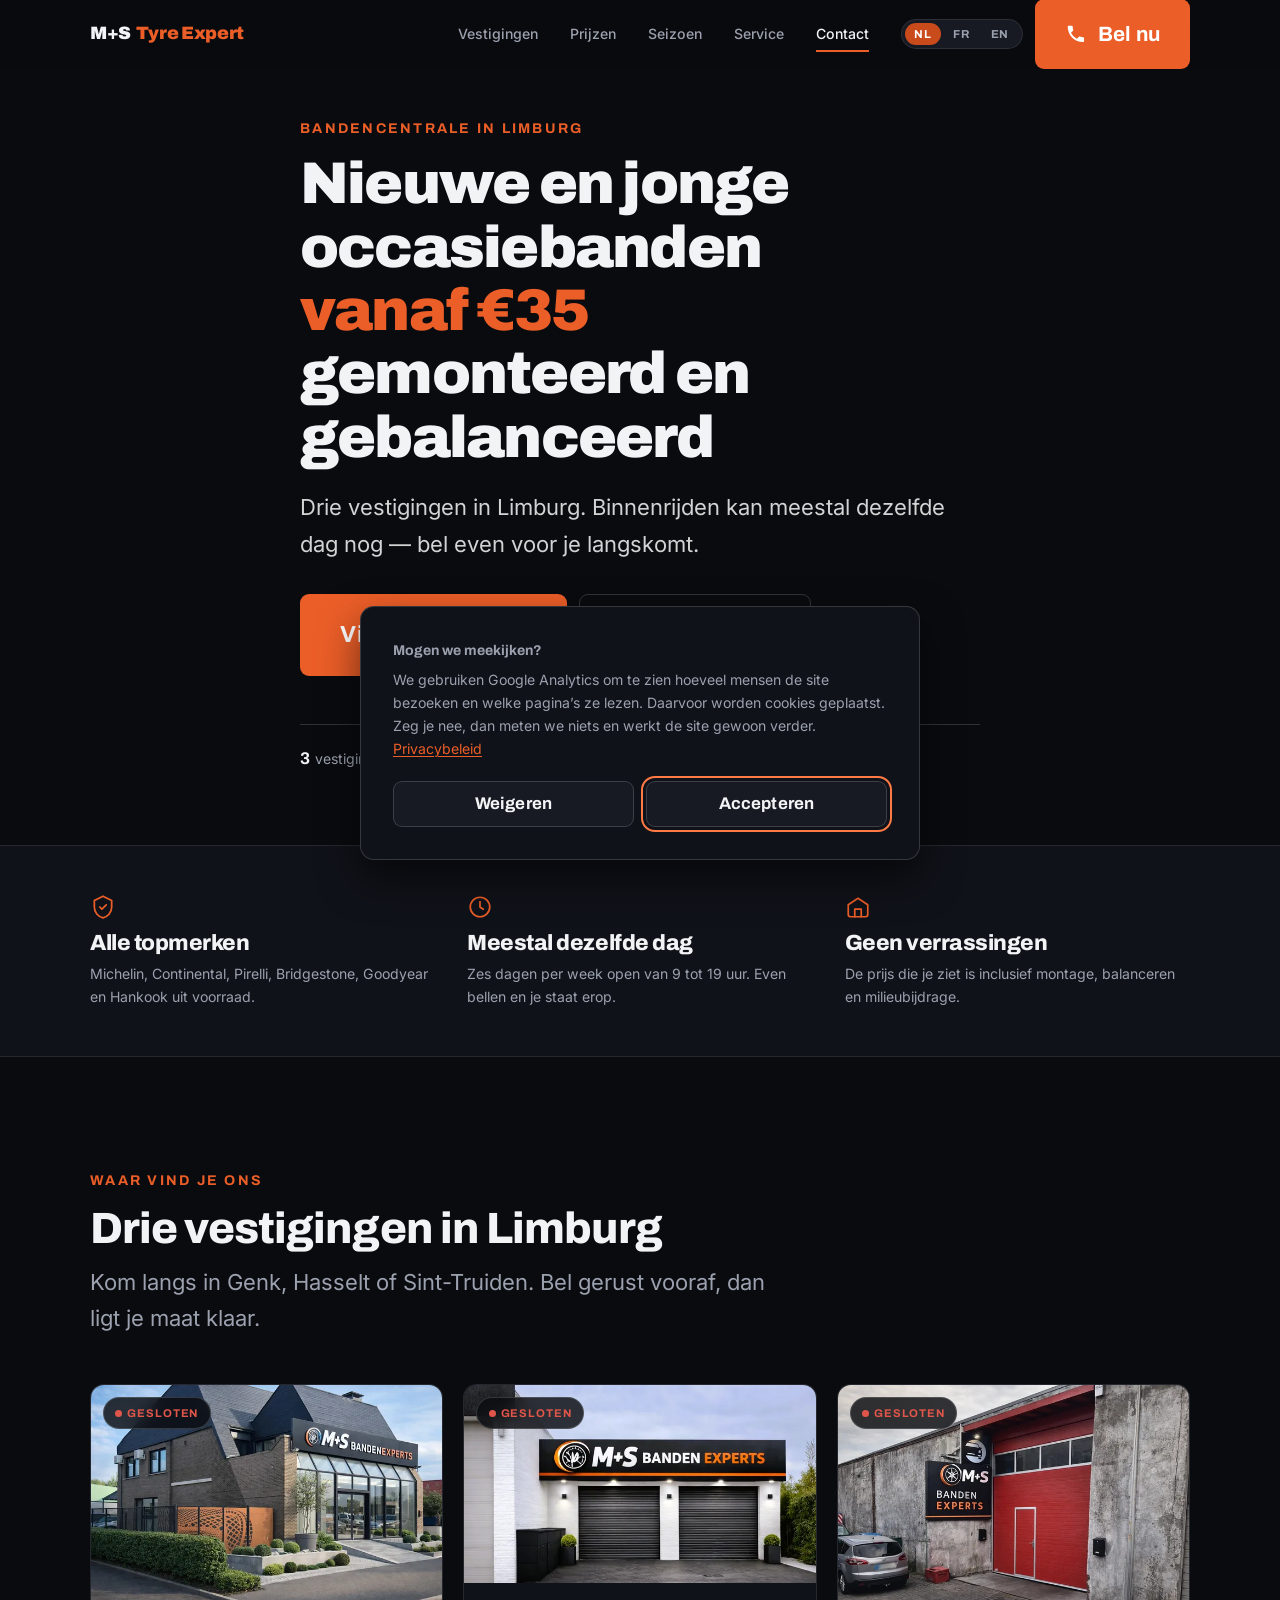
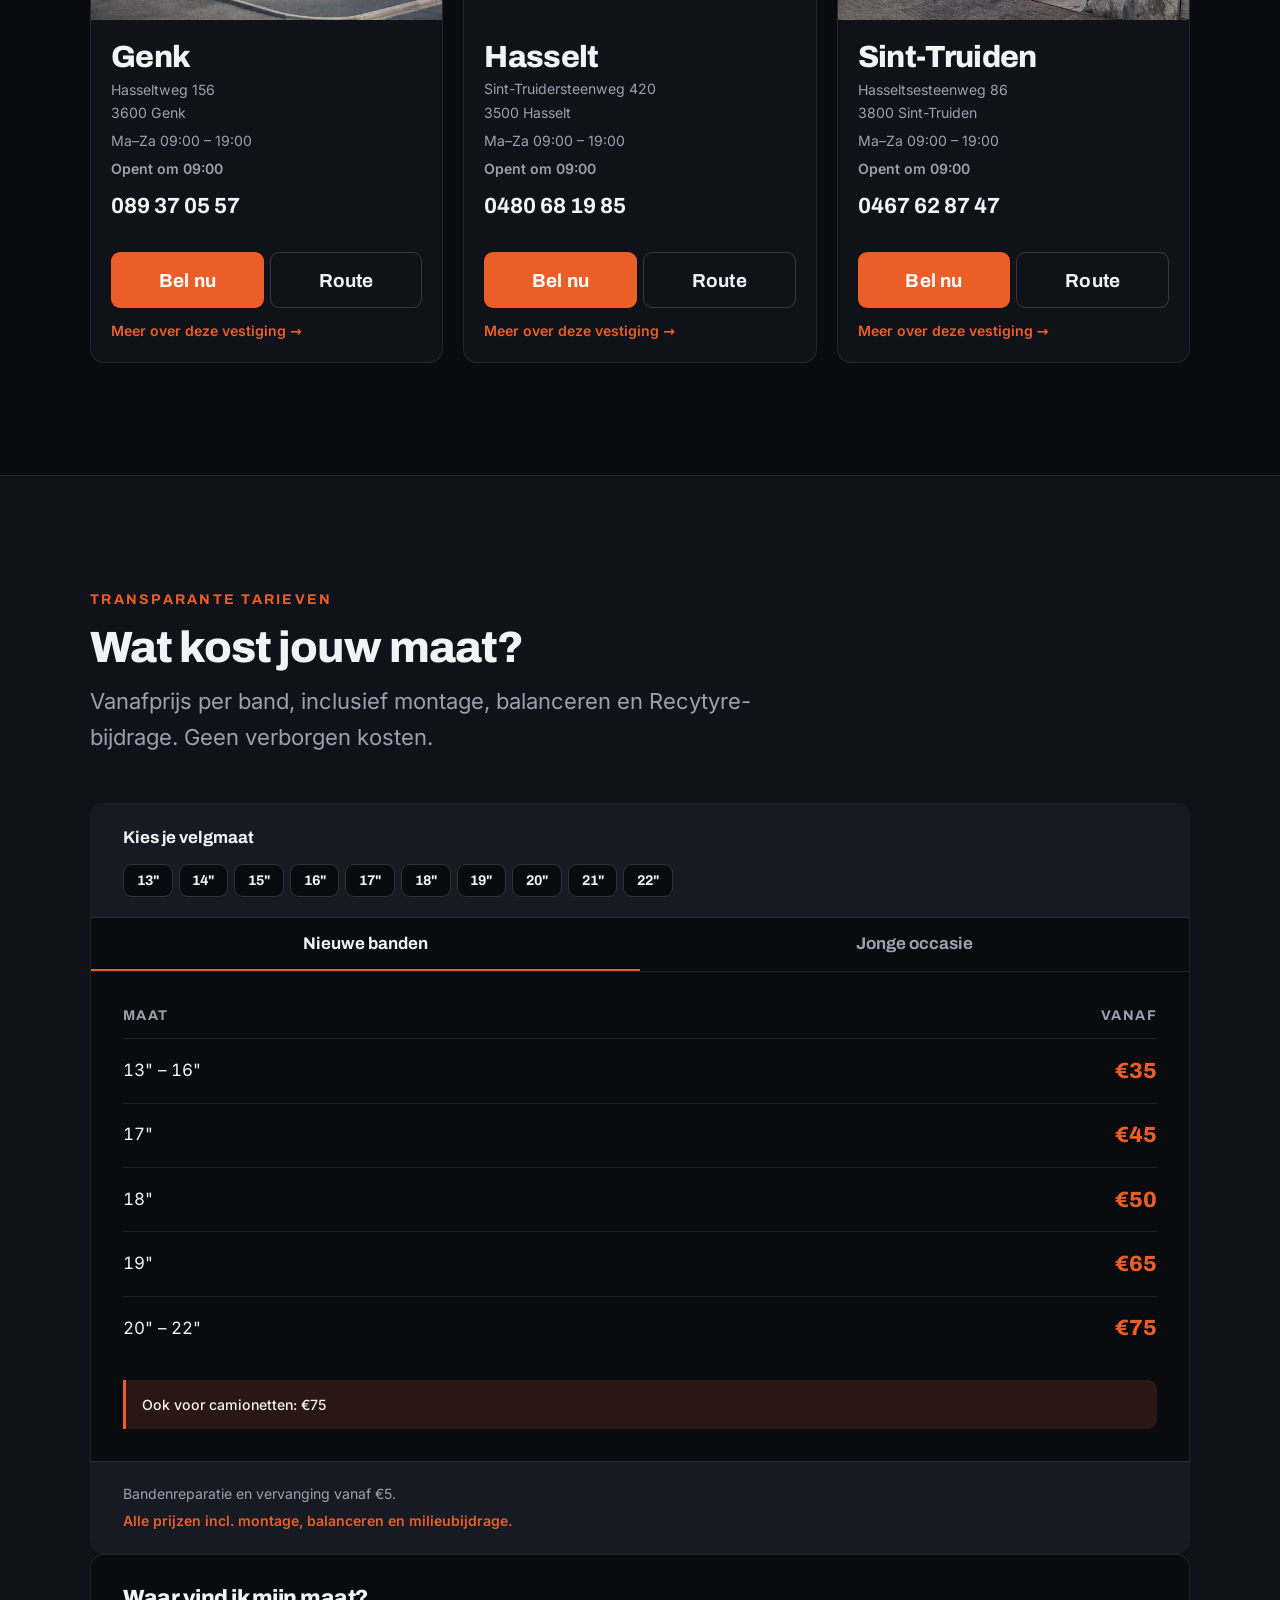
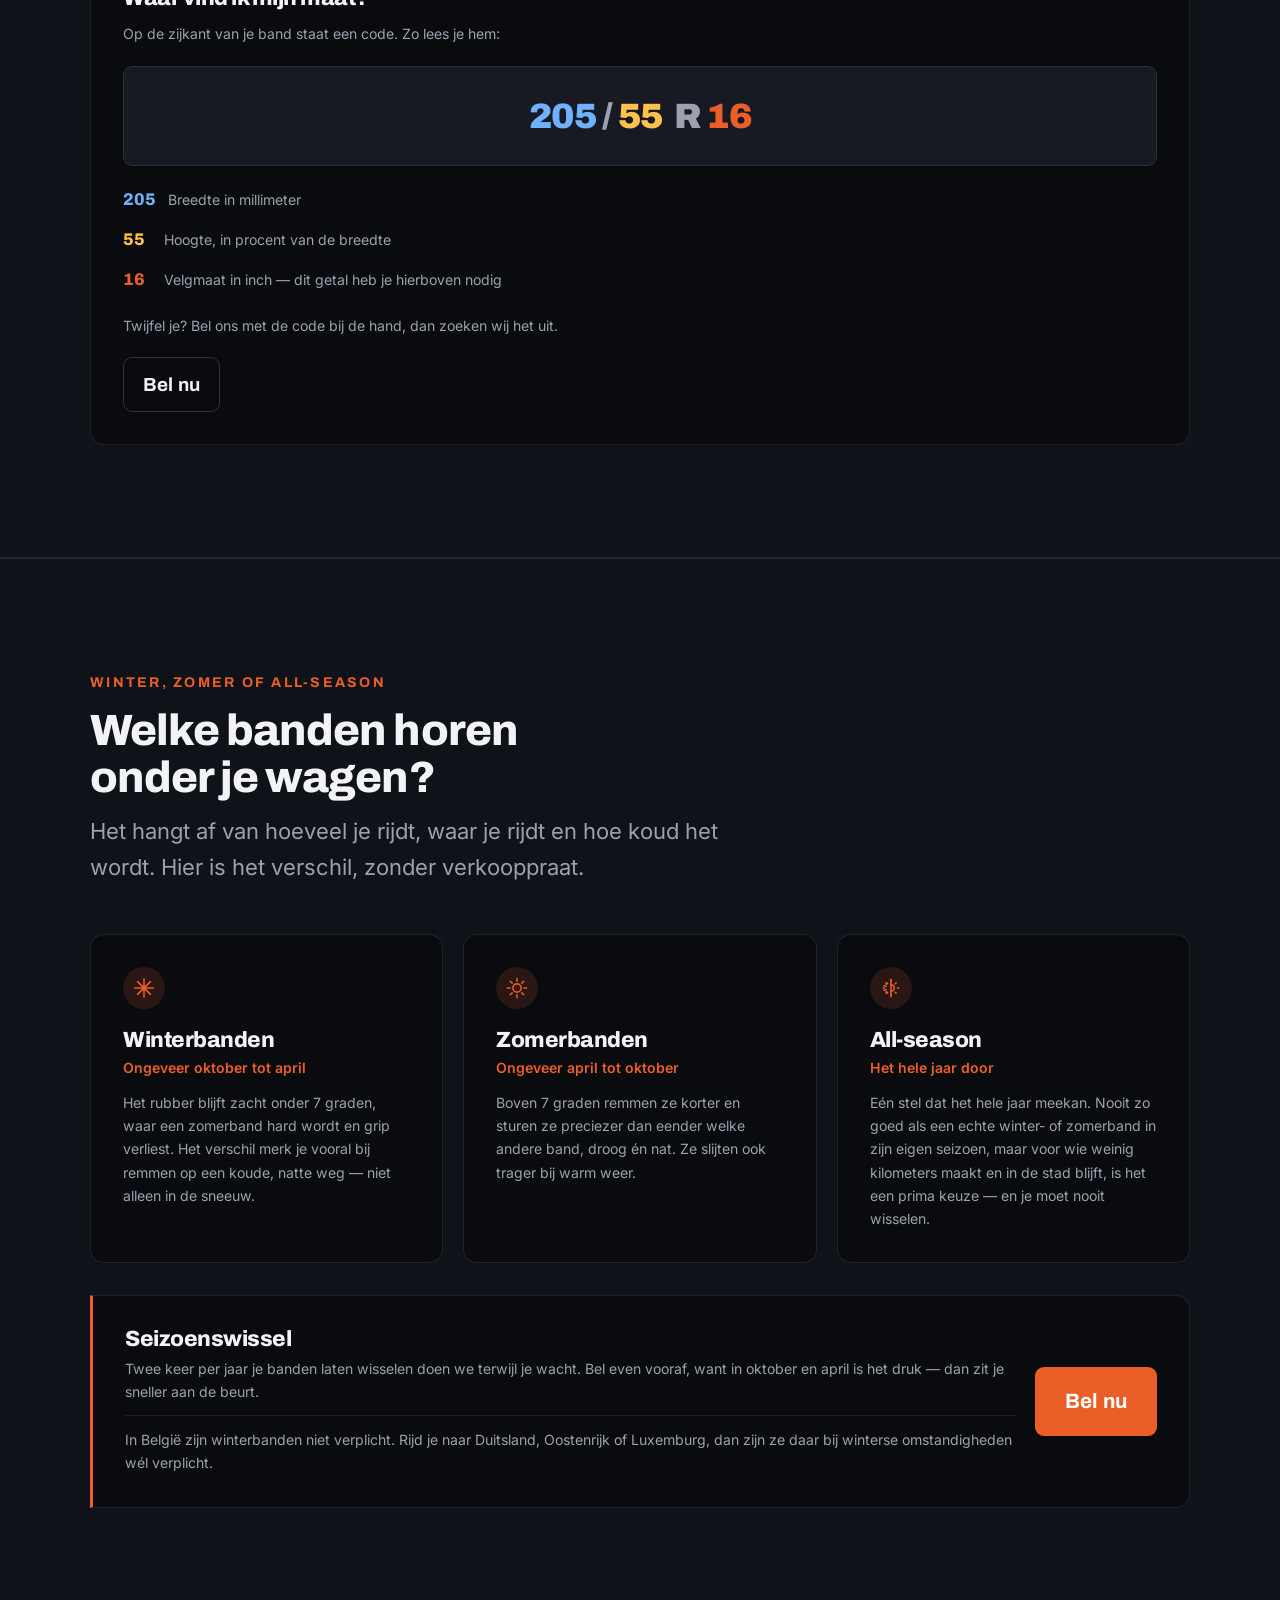
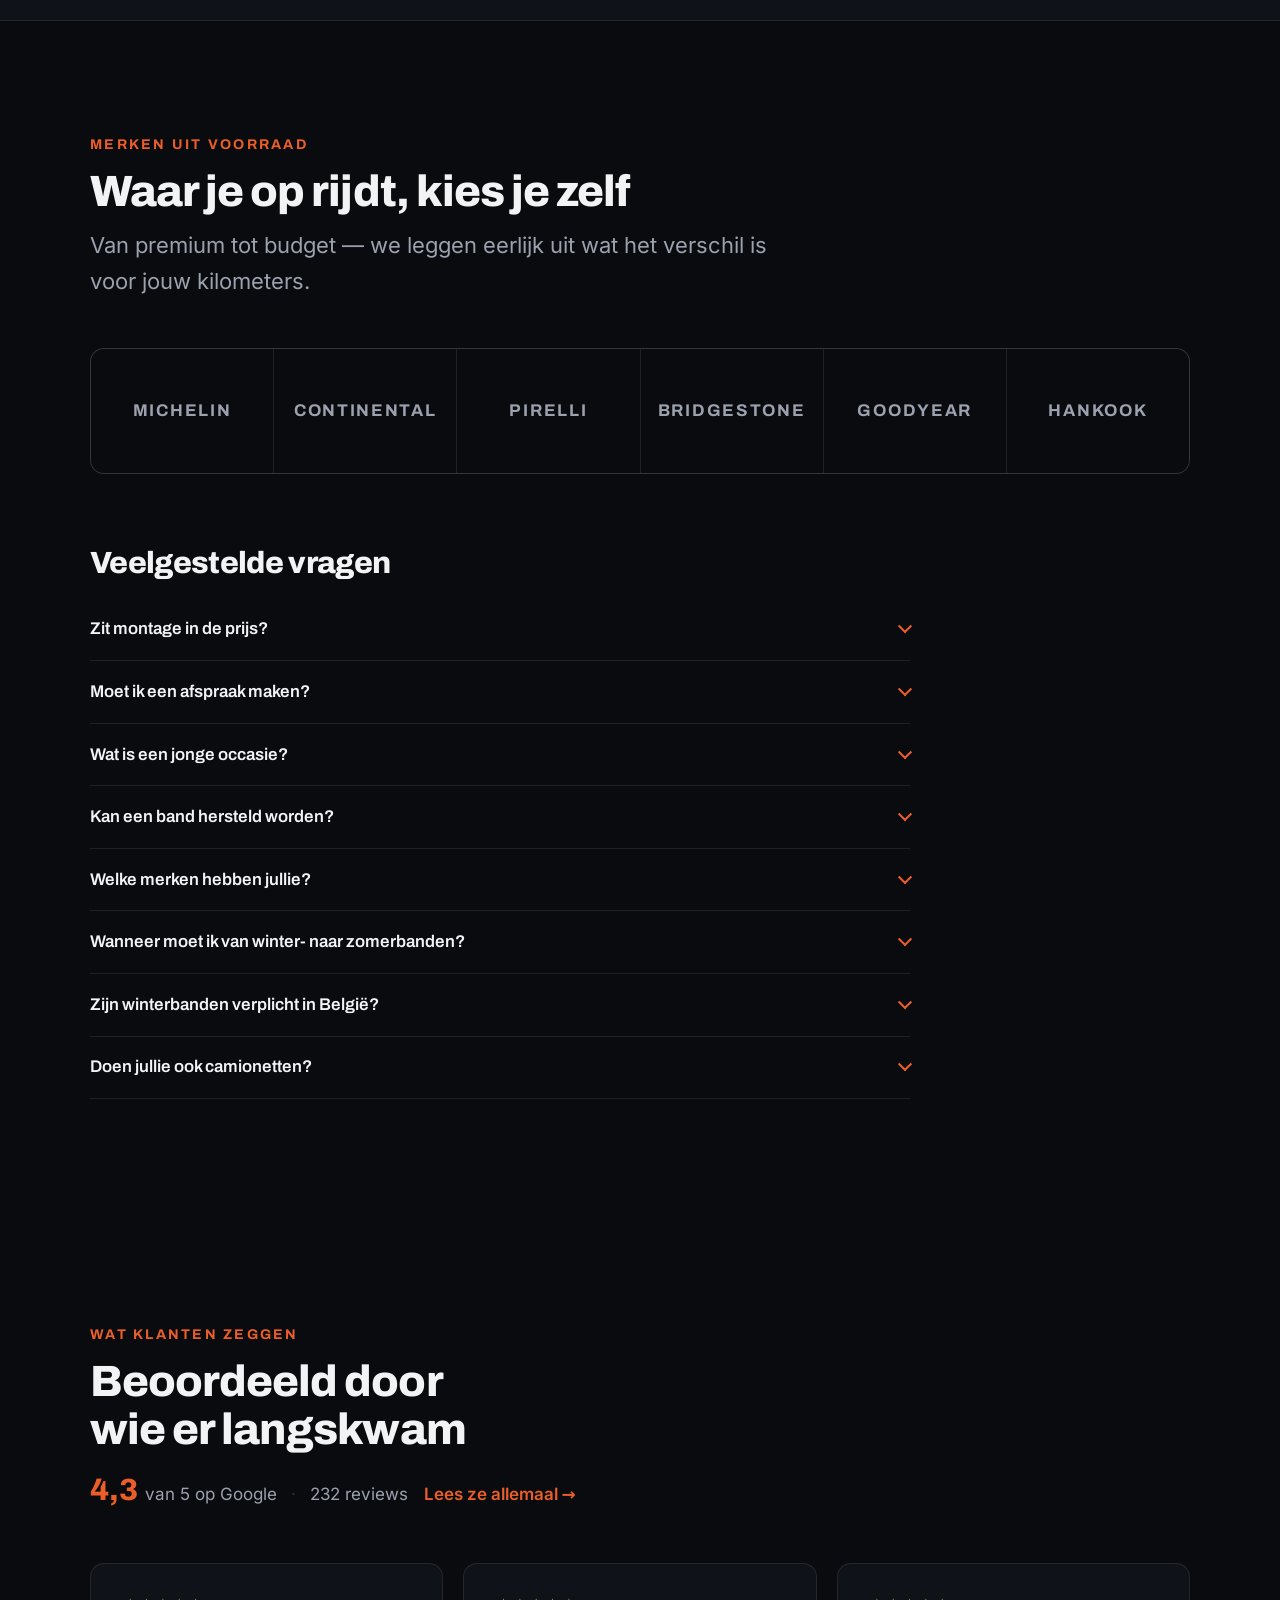
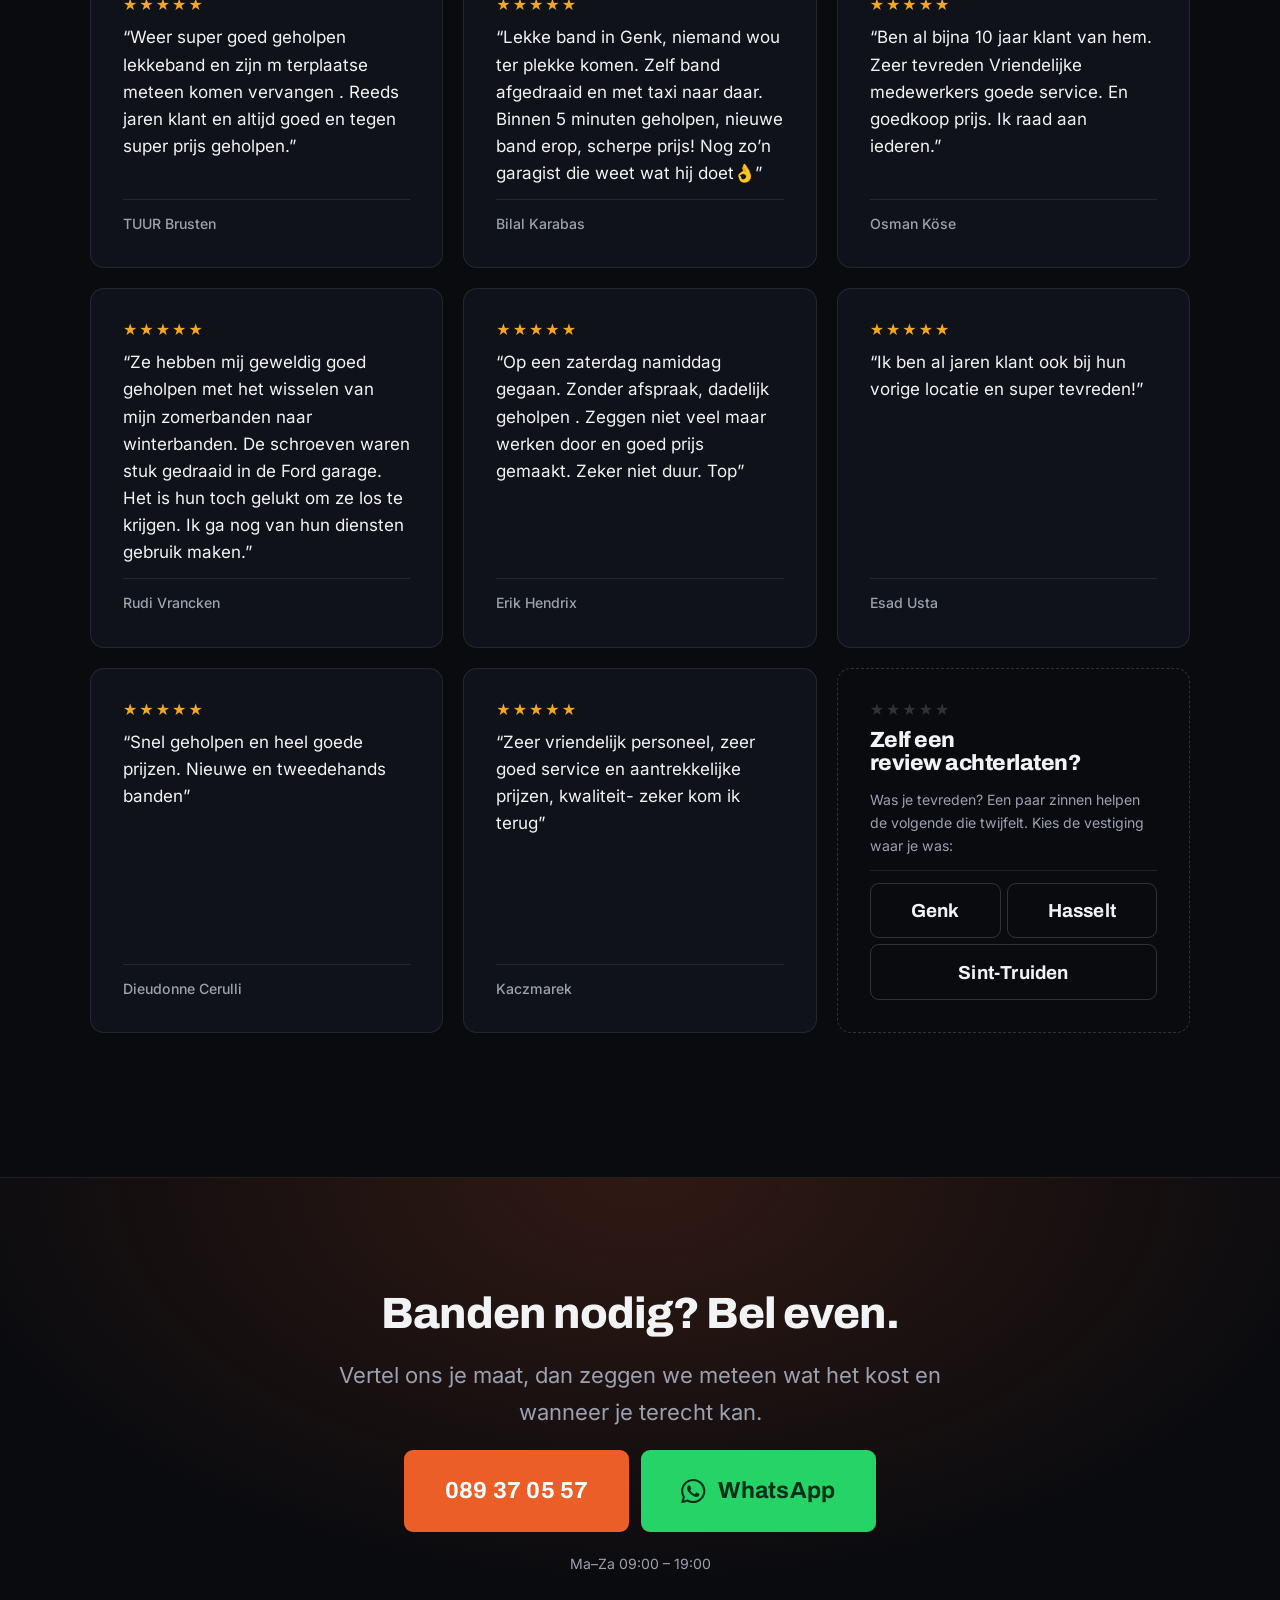
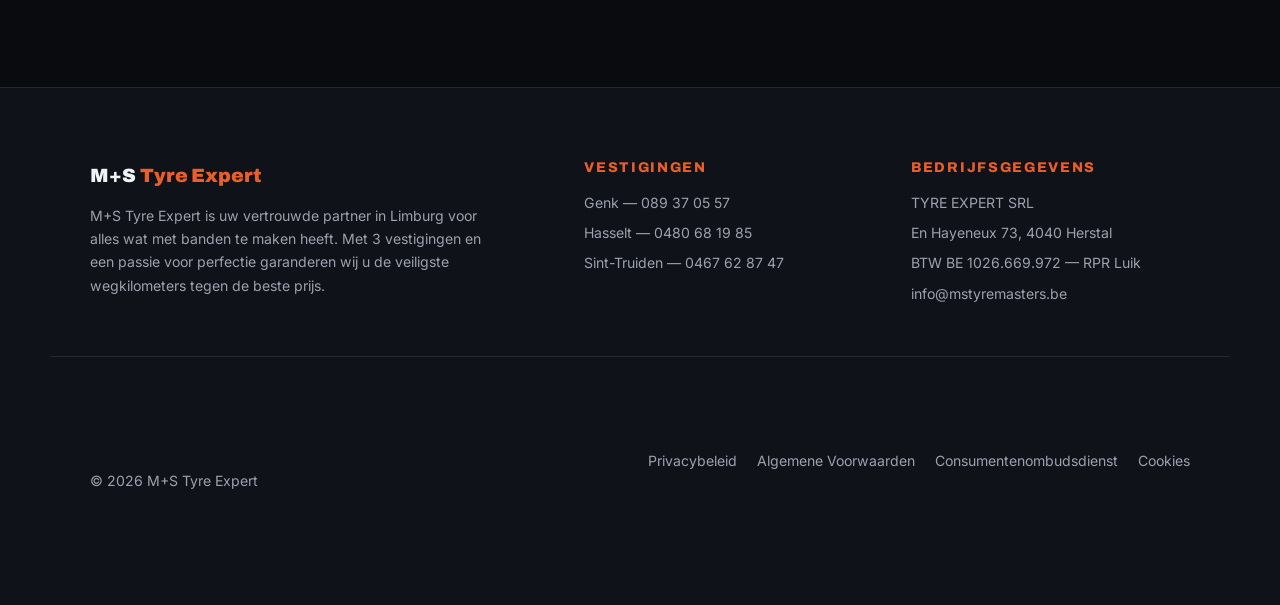
<file: index.html>
<!DOCTYPE html>
<html lang="nl">
<head>
<meta charset="UTF-8">
<meta name="viewport" content="width=device-width, initial-scale=1">

<title>Banden &amp; winterbanden Genk, Hasselt, Sint-Truiden | M+S</title>
<meta name="description" content="Zomer-, winter- en all-seasonbanden vanaf €25, incl. montage en balanceren. Drie vestigingen in Limburg: Genk, Hasselt en Sint-Truiden.">
<link rel="canonical" href="https://mstyreexperts.com/">
<meta name="theme-color" content="#0A0B0F">

<link rel="icon" href="favicon.ico" sizes="48x48">
<link rel="icon" href="favicon.svg" type="image/svg+xml">
<link rel="apple-touch-icon" href="apple-touch-icon.png">
<link rel="manifest" href="site.webmanifest">

<meta property="og:type" content="website">
<meta property="og:locale" content="nl_BE">
<meta property="og:site_name" content="M+S Tyre Expert">
<meta property="og:title" content="Banden &amp; winterbanden Genk, Hasselt, Sint-Truiden | M+S">
<meta property="og:description" content="Nieuwe en jonge occasiebanden vanaf €25, incl. montage en balanceren. Drie vestigingen in Limburg.">
<meta property="og:url" content="https://mstyreexperts.com/">
<meta property="og:image" content="https://mstyreexperts.com/images/genk-1024.jpg">
<meta property="og:image:width" content="1024">
<meta property="og:image:height" content="683">
<meta property="og:image:alt" content="Vestiging van M+S Tyre Expert in Genk">
<meta name="twitter:card" content="summary_large_image">

<link rel="preload" as="image" href="images/genk-1536.webp" media="(min-width: 700px)" fetchpriority="high">
<link rel="preload" as="image" href="images/genk-640.webp" media="(max-width: 699px)" fetchpriority="high">
<link rel="preload" as="font" type="font/woff2" href="fonts/archivo-latin.woff2" crossorigin>
<link rel="preload" as="font" type="font/woff2" href="fonts/inter-latin.woff2" crossorigin>
<link rel="stylesheet" href="fonts.css">
<link rel="stylesheet" href="style.css">
</head>
<body>

<a class="skip-link" href="#main" data-i18n="skip_link">Naar hoofdinhoud</a>

<header class="site-header" id="siteHeader">
  <div class="wrap header-inner">
    <a href="#top" class="brand" aria-label="M+S Tyre Expert">
      <span class="brand-mark">M+S</span>
      <span class="brand-word">Tyre Expert</span>
    </a>

    <nav class="site-nav" aria-label="Hoofdnavigatie">
      <a href="#vestigingen" data-i18n="nav_locations">Vestigingen</a>
      <a href="#prijzen" data-i18n="nav_prices">Prijzen</a>
      <a href="#seizoen" data-i18n="nav_season">Seizoen</a>
      <a href="#service" data-i18n="nav_service">Service</a>
      <a href="#contact" data-i18n="nav_contact">Contact</a>
    </nav>

    <div class="header-actions">
      <div class="lang-switcher" role="group" aria-label="Taal / Langue / Language">
        <button type="button" onclick="changeLanguage('nl')" class="lang-btn active" lang="nl">NL</button>
        <button type="button" onclick="changeLanguage('fr')" class="lang-btn" lang="fr">FR</button>
        <button type="button" onclick="changeLanguage('en')" class="lang-btn" lang="en">EN</button>
      </div>
      <a href="tel:089370557" class="btn btn-primary btn-header-call">
        <svg class="ico" viewBox="0 0 24 24" aria-hidden="true"><path d="M6.6 10.8c1.4 2.8 3.8 5.1 6.6 6.6l2.2-2.2c.3-.3.7-.4 1-.2 1.1.4 2.4.6 3.6.6.6 0 1 .4 1 1V20c0 .6-.4 1-1 1-9.4 0-17-7.6-17-17 0-.6.4-1 1-1h3.5c.6 0 1 .4 1 1 0 1.3.2 2.5.6 3.6.1.4 0 .7-.2 1l-2.3 2.2z"/></svg>
        <span data-i18n="btn_call_now">Bel nu</span>
      </a>
    </div>

    <button type="button" class="nav-toggle" id="navToggle" aria-label="Menu" aria-expanded="false" aria-controls="mobileNav">
      <span></span><span></span><span></span>
    </button>
  </div>

  <nav class="mobile-nav" id="mobileNav" aria-label="Mobiele navigatie">
    <div class="mobile-nav-inner">
      <a href="#vestigingen" data-i18n="nav_locations">Vestigingen</a>
      <a href="#prijzen" data-i18n="nav_prices">Prijzen</a>
      <a href="#seizoen" data-i18n="nav_season">Seizoen</a>
      <a href="#service" data-i18n="nav_service">Service</a>
      <a href="#contact" data-i18n="nav_contact">Contact</a>
      <div class="lang-switcher mobile-lang" role="group" aria-label="Taal / Langue / Language">
        <button type="button" onclick="changeLanguage('nl')" class="lang-btn active" lang="nl">NL</button>
        <button type="button" onclick="changeLanguage('fr')" class="lang-btn" lang="fr">FR</button>
        <button type="button" onclick="changeLanguage('en')" class="lang-btn" lang="en">EN</button>
      </div>
    </div>
  </nav>
</header>

<main id="main">

  <section class="hero" id="top">
    <picture class="hero-img">
      <source type="image/webp" media="(max-width: 699px)" srcset="images/genk-640.webp">
      <source type="image/webp" srcset="images/genk-1024.webp 1024w, images/genk-1536.webp 1536w" sizes="100vw">
      <img src="images/genk-1024.jpg" alt="" width="1536" height="1024" fetchpriority="high" decoding="async">
    </picture>

    <div class="wrap hero-inner">
      <p class="eyebrow" data-i18n="hero_eyebrow">Bandencentrale in Limburg</p>
      <h1 class="hero-title">
        <span data-i18n="hero_title_1">Nieuwe en jonge occasiebanden</span>
        <em data-i18n="hero_title_2">vanaf €35</em>
        <span data-i18n="hero_title_3">gemonteerd en gebalanceerd</span>
      </h1>
      <p class="hero-sub" data-i18n="hero_sub">Drie vestigingen in Limburg. Binnenrijden kan meestal dezelfde dag nog — bel even voor je langskomt.</p>

      <div class="hero-cta">
        <a href="#vestigingen" class="btn btn-primary btn-lg">
          <span data-i18n="btn_find_branch">Vind je vestiging</span>
        </a>
        <a href="#prijzen" class="btn btn-ghost btn-lg" data-i18n="btn_see_prices">Bekijk prijzen</a>
      </div>

      <ul class="hero-trust">
        <li><strong data-i18n="trust_1_k">3</strong> <span data-i18n="trust_1_v">vestigingen</span></li>
        <li><strong data-i18n="trust_2_k">Ma–Za</strong> <span data-i18n="trust_2_v">09:00 – 19:00</span></li>
        <li><strong data-i18n="trust_3_k">Incl.</strong> <span data-i18n="trust_3_v">montage &amp; balanceren</span></li>
      </ul>
    </div>
  </section>

  <section class="usp-strip" aria-label="Onze voordelen">
    <div class="wrap usp-grid">
      <div class="usp reveal">
        <svg viewBox="0 0 24 24" aria-hidden="true"><path d="M12 2l8 4v6c0 5-3.4 8.9-8 10-4.6-1.1-8-5-8-10V6l8-4z"/><path d="M9 12l2 2 4-4" class="tick"/></svg>
        <h2 data-i18n="usp_1_t">Alle topmerken</h2>
        <p data-i18n="usp_1_d">Michelin, Continental, Pirelli, Bridgestone, Goodyear en Hankook uit voorraad.</p>
      </div>
      <div class="usp reveal">
        <svg viewBox="0 0 24 24" aria-hidden="true"><circle cx="12" cy="12" r="9"/><path d="M12 7v5l3 2" class="tick"/></svg>
        <h2 data-i18n="usp_2_t">Meestal dezelfde dag</h2>
        <p data-i18n="usp_2_d">Zes dagen per week open van 9 tot 19 uur. Even bellen en je staat erop.</p>
      </div>
      <div class="usp reveal">
        <svg viewBox="0 0 24 24" aria-hidden="true"><path d="M3 10l9-6 9 6v9a2 2 0 0 1-2 2H5a2 2 0 0 1-2-2z"/><path d="M9 21v-7h6v7" class="tick"/></svg>
        <h2 data-i18n="usp_3_t">Geen verrassingen</h2>
        <p data-i18n="usp_3_d">De prijs die je ziet is inclusief montage, balanceren en milieubijdrage.</p>
      </div>
    </div>
  </section>

  <section class="section" id="vestigingen">
    <div class="wrap">
      <header class="section-head reveal">
        <p class="eyebrow" data-i18n="eyebrow_locations">Waar vind je ons</p>
        <h2 class="section-title" data-i18n="title_locations">Drie vestigingen in Limburg</h2>
        <p class="section-lead" data-i18n="lead_locations">Kom langs in Genk, Hasselt of Sint-Truiden. Bel gerust vooraf, dan ligt je maat klaar.</p>
      </header>

      <div class="branch-grid">

        <article class="branch reveal" data-open="09:00" data-close="19:00">
          <div class="branch-media">
            <picture>
              <source type="image/webp" srcset="images/genk-640.webp 640w, images/genk-1024.webp 1024w" sizes="(max-width: 760px) 100vw, 380px">
              <img src="images/genk-640.jpg" alt="Vestiging van M+S Tyre Expert aan de Hasseltweg in Genk" width="640" height="427" loading="lazy" decoding="async">
            </picture>
            <span class="status" data-status aria-live="polite"><i></i><span data-status-text data-i18n="status_loading">Laden…</span></span>
          </div>
          <div class="branch-body">
            <h3><a href="vestigingen/genk/">Genk</a></h3>
            <address>
              Hasseltweg 156<br>3600 Genk
            </address>
            <p class="branch-hours"><span data-i18n="hours_label">Ma–Za</span> 09:00 – 19:00</p>
            <p class="branch-when" data-status-detail></p>
            <p class="branch-phone"><a href="tel:089370557">089 37 05 57</a></p>
            <div class="branch-actions">
              <a href="tel:089370557" class="btn btn-primary btn-sm" data-i18n="btn_call">Bel nu</a>
              <a href="https://www.google.com/maps/search/?api=1&query=M+S+AUTOBANDEN+Hasseltweg+156+3600+Genk" target="_blank" rel="noopener" class="btn btn-ghost btn-sm" data-i18n="btn_route">Route</a>
            </div>
            <a class="branch-more" href="vestigingen/genk/" data-i18n="branch_more">Meer over deze vestiging →</a>
          </div>
        </article>

        <article class="branch reveal" data-open="09:00" data-close="19:00">
          <div class="branch-media">
            <picture>
              <source type="image/webp" srcset="images/hasselt-640.webp 640w, images/hasselt-1024.webp 1024w" sizes="(max-width: 760px) 100vw, 380px">
              <img src="images/hasselt-640.jpg" alt="Vestiging van M+S Tyre Expert aan de Sint-Truidersteenweg in Hasselt" width="640" height="360" loading="lazy" decoding="async">
            </picture>
            <span class="status" data-status aria-live="polite"><i></i><span data-status-text data-i18n="status_loading">Laden…</span></span>
          </div>
          <div class="branch-body">
            <h3><a href="vestigingen/hasselt/">Hasselt</a></h3>
            <address>
              Sint-Truidersteenweg 420<br>3500 Hasselt
            </address>
            <p class="branch-hours"><span data-i18n="hours_label">Ma–Za</span> 09:00 – 19:00</p>
            <p class="branch-when" data-status-detail></p>
            <p class="branch-phone"><a href="tel:0480681985">0480 68 19 85</a></p>
            <div class="branch-actions">
              <a href="tel:0480681985" class="btn btn-primary btn-sm" data-i18n="btn_call">Bel nu</a>
              <a href="https://www.google.com/maps/search/?api=1&query=Autobanden+Hasselt+Sint-Truidersteenweg+420+3500+Hasselt" target="_blank" rel="noopener" class="btn btn-ghost btn-sm" data-i18n="btn_route">Route</a>
            </div>
            <a class="branch-more" href="vestigingen/hasselt/" data-i18n="branch_more">Meer over deze vestiging →</a>
          </div>
        </article>

        <article class="branch reveal" data-open="09:00" data-close="19:00">
          <div class="branch-media">
            <picture>
              <source type="image/webp" srcset="images/sint-truiden-640.webp 640w, images/sint-truiden-1024.webp 1024w" sizes="(max-width: 760px) 100vw, 380px">
              <img src="images/sint-truiden-640.jpg" alt="Vestiging van M+S Tyre Expert aan de Hasseltsesteenweg in Sint-Truiden" width="640" height="427" loading="lazy" decoding="async">
            </picture>
            <span class="status" data-status aria-live="polite"><i></i><span data-status-text data-i18n="status_loading">Laden…</span></span>
          </div>
          <div class="branch-body">
            <h3><a href="vestigingen/sint-truiden/">Sint-Truiden</a></h3>
            <address>
              Hasseltsesteenweg 86<br>3800 Sint-Truiden
            </address>
            <p class="branch-hours"><span data-i18n="hours_label">Ma–Za</span> 09:00 – 19:00</p>
            <p class="branch-when" data-status-detail></p>
            <p class="branch-phone"><a href="tel:0467628747">0467 62 87 47</a></p>
            <div class="branch-actions">
              <a href="tel:0467628747" class="btn btn-primary btn-sm" data-i18n="btn_call">Bel nu</a>
              <a href="https://www.google.com/maps/search/?api=1&query=Monthe-Cars+Hasseltsesteenweg+86+3800+Sint-Truiden" target="_blank" rel="noopener" class="btn btn-ghost btn-sm" data-i18n="btn_route">Route</a>
            </div>
            <a class="branch-more" href="vestigingen/sint-truiden/" data-i18n="branch_more">Meer over deze vestiging →</a>
          </div>
        </article>

      </div>
    </div>
  </section>

  <section class="section section-alt" id="prijzen">
    <div class="wrap">
      <header class="section-head reveal">
        <p class="eyebrow" data-i18n="eyebrow_prices">Transparante tarieven</p>
        <h2 class="section-title" data-i18n="title_prices">Wat kost jouw maat?</h2>
        <p class="section-lead" data-i18n="lead_prices">Vanafprijs per band, inclusief montage, balanceren en Recytyre-bijdrage. Geen verborgen kosten.</p>
      </header>

      <div class="price-layout">

        <div class="price-card reveal">
          <div class="finder">
            <p class="finder-q" data-i18n="finder_q">Kies je velgmaat</p>
            <div class="finder-sizes" id="finderSizes" role="group" aria-label="Velgmaat"></div>
            <div class="finder-out" id="finderOut" aria-live="polite"></div>
          </div>

          <div class="tabs" role="tablist" aria-label="Soort banden">
            <button type="button" role="tab" id="tab-nieuw" aria-controls="panel-nieuw" aria-selected="true" class="tab active" onclick="openTab(event, 'panel-nieuw')" data-i18n="tab_new">Nieuwe banden</button>
            <button type="button" role="tab" id="tab-occasie" aria-controls="panel-occasie" aria-selected="false" class="tab" onclick="openTab(event, 'panel-occasie')" data-i18n="tab_used">Jonge occasie</button>
          </div>

          <div id="panel-nieuw" class="panel active" role="tabpanel" aria-labelledby="tab-nieuw">
            <table class="price-table">
              <caption class="sr-only" data-i18n="cap_new">Prijzen nieuwe banden</caption>
              <thead><tr><th scope="col" data-i18n="th_size">Maat</th><th scope="col" data-i18n="th_price">Vanaf</th></tr></thead>
              <tbody>
                <tr><td>13" – 16"</td><td>€35</td></tr>
                <tr><td>17"</td><td>€45</td></tr>
                <tr><td>18"</td><td>€50</td></tr>
                <tr><td>19"</td><td>€65</td></tr>
                <tr><td>20" – 22"</td><td>€75</td></tr>
              </tbody>
            </table>
            <p class="price-note" data-i18n="camion_new">Ook voor camionetten: €75</p>
          </div>

          <div id="panel-occasie" class="panel" role="tabpanel" aria-labelledby="tab-occasie" hidden>
            <table class="price-table">
              <caption class="sr-only" data-i18n="cap_used">Prijzen jonge occasiebanden</caption>
              <thead><tr><th scope="col" data-i18n="th_size">Maat</th><th scope="col" data-i18n="th_price">Vanaf</th></tr></thead>
              <tbody>
                <tr><td>13" – 14"</td><td>€25</td></tr>
                <tr><td>15" – 16"</td><td>€30</td></tr>
                <tr><td>17" – 18"</td><td>€35</td></tr>
                <tr><td>19" – 22"</td><td>€45</td></tr>
              </tbody>
            </table>
            <p class="price-note" data-i18n="camion_used">Ook voor camionetten: €45</p>
          </div>

          <div class="price-foot">
            <p data-i18n="price_repair">Bandenreparatie en vervanging vanaf €5.</p>
            <p class="accent" data-i18n="price_incl">Alle prijzen incl. montage, balanceren en milieubijdrage.</p>
          </div>
        </div>

        <aside class="size-help reveal" aria-labelledby="sizeHelpTitle">
          <h3 id="sizeHelpTitle" data-i18n="size_title">Waar vind ik mijn maat?</h3>
          <p class="size-lead" data-i18n="size_lead">Op de zijkant van je band staat een code. Zo lees je hem:</p>

          <p class="size-code" aria-hidden="true">
            <span class="sc sc-w">205</span><span class="sc-sep">/</span><span class="sc sc-h">55</span>
            <span class="sc-sep">R</span><span class="sc sc-r">16</span>
          </p>

          <dl class="size-legend">
            <div><dt class="sc-w">205</dt><dd data-i18n="size_width">Breedte in millimeter</dd></div>
            <div><dt class="sc-h">55</dt><dd data-i18n="size_ratio">Hoogte, in procent van de breedte</dd></div>
            <div><dt class="sc-r">16</dt><dd data-i18n="size_rim">Velgmaat in inch — dit getal heb je hierboven nodig</dd></div>
          </dl>

          <p class="size-note" data-i18n="size_note">Twijfel je? Bel ons met de code bij de hand, dan zoeken wij het uit.</p>
          <a href="tel:089370557" class="btn btn-ghost btn-sm" data-i18n="btn_call">Bel nu</a>
        </aside>

      </div>
    </div>
  </section>

  <section class="section section-alt" id="seizoen">
    <div class="wrap">
      <header class="section-head reveal">
        <p class="eyebrow" data-i18n="eyebrow_season">Winter, zomer of all-season</p>
        <h2 class="section-title" data-i18n="title_season">Welke banden horen onder je wagen?</h2>
        <p class="section-lead" data-i18n="lead_season">Het hangt af van hoeveel je rijdt, waar je rijdt en hoe koud het wordt. Hier is het verschil, zonder verkooppraat.</p>
      </header>

      <div class="season-grid">

        <article class="season reveal" id="winterbanden">
          <div class="season-icon" aria-hidden="true">
            <svg viewBox="0 0 24 24"><path d="M12 2v20M2 12h20M5 5l14 14M19 5L5 19"/></svg>
          </div>
          <h3 data-i18n="season_w_t">Winterbanden</h3>
          <p class="season-when" data-i18n="season_w_when">Ongeveer oktober tot april</p>
          <p data-i18n="season_w_d">Het rubber blijft zacht onder 7 graden, waar een zomerband hard wordt en grip verliest. Het verschil merk je vooral bij remmen op een koude, natte weg — niet alleen in de sneeuw.</p>
        </article>

        <article class="season reveal" id="zomerbanden">
          <div class="season-icon" aria-hidden="true">
            <svg viewBox="0 0 24 24"><circle cx="12" cy="12" r="4.5"/><path d="M12 1.5v3M12 19.5v3M1.5 12h3M19.5 12h3M4.6 4.6l2.1 2.1M17.3 17.3l2.1 2.1M19.4 4.6l-2.1 2.1M6.7 17.3l-2.1 2.1"/></svg>
          </div>
          <h3 data-i18n="season_z_t">Zomerbanden</h3>
          <p class="season-when" data-i18n="season_z_when">Ongeveer april tot oktober</p>
          <p data-i18n="season_z_d">Boven 7 graden remmen ze korter en sturen ze preciezer dan eender welke andere band, droog én nat. Ze slijten ook trager bij warm weer.</p>
        </article>

        <article class="season reveal" id="allseason">
          <div class="season-icon" aria-hidden="true">
            <svg viewBox="0 0 24 24"><path d="M12 2.5v19"/><path d="M12 8.5a3.5 3.5 0 0 1 0 7"/><path d="M12 3.6V5m0 14v1.4M17.6 6.4l-1 1m-9.2 9.2l-1 1M20.4 12H19M5 12H3.6m14 5.6l-1-1M7.4 7.4l-1-1"/><path d="M8.4 6.6l-1.6 1.6M8.4 17.4l-1.6-1.6M4.4 9.6l2.2.6M4.4 14.4l2.2-.6" stroke-linecap="round"/></svg>
          </div>
          <h3 data-i18n="season_a_t">All-season</h3>
          <p class="season-when" data-i18n="season_a_when">Het hele jaar door</p>
          <p data-i18n="season_a_d">Eén stel dat het hele jaar meekan. Nooit zo goed als een echte winter- of zomerband in zijn eigen seizoen, maar voor wie weinig kilometers maakt en in de stad blijft, is het een prima keuze — en je moet nooit wisselen.</p>
        </article>

      </div>

      <div class="season-note reveal">
        <div>
          <h3 data-i18n="swap_t">Seizoenswissel</h3>
          <p data-i18n="swap_d">Twee keer per jaar je banden laten wisselen doen we terwijl je wacht. Bel even vooraf, want in oktober en april is het druk — dan zit je sneller aan de beurt.</p>
          <p class="season-legal" data-i18n="swap_legal">In België zijn winterbanden niet verplicht. Rijd je naar Duitsland, Oostenrijk of Luxemburg, dan zijn ze daar bij winterse omstandigheden wél verplicht.</p>
        </div>
        <a href="tel:089370557" class="btn btn-primary" data-i18n="btn_call_now">Bel nu</a>
      </div>
    </div>
  </section>

  <section class="section" id="service">
    <div class="wrap">
      <header class="section-head reveal">
        <p class="eyebrow" data-i18n="eyebrow_brands">Merken uit voorraad</p>
        <h2 class="section-title" data-i18n="title_brands">Waar je op rijdt, kies je zelf</h2>
        <p class="section-lead" data-i18n="lead_brands">Van premium tot budget — we leggen eerlijk uit wat het verschil is voor jouw kilometers.</p>
      </header>

      <ul class="brand-row reveal">
        <li>Michelin</li>
        <li>Continental</li>
        <li>Pirelli</li>
        <li>Bridgestone</li>
        <li>Goodyear</li>
        <li>Hankook</li>
      </ul>

      <div class="faq reveal">
        <h3 class="faq-title" data-i18n="faq_title">Veelgestelde vragen</h3>

        <details class="faq-item">
          <summary data-i18n="faq_q1">Zit montage in de prijs?</summary>
          <p data-i18n="faq_a1">Ja. De prijs die je hierboven ziet is per band en inclusief montage, balanceren en de Recytyre-milieubijdrage. Er komt niets bij.</p>
        </details>

        <details class="faq-item">
          <summary data-i18n="faq_q2">Moet ik een afspraak maken?</summary>
          <p data-i18n="faq_a2">Bel even voor je langskomt. Dan weten we of je maat op voorraad is en kunnen we je meteen verder helpen.</p>
        </details>

        <details class="faq-item">
          <summary data-i18n="faq_q3">Wat is een jonge occasie?</summary>
          <p data-i18n="faq_a3">Een gebruikte band met voldoende profiel die wij hebben nagekeken. Je krijgt er 7 dagen garantie op. Nieuwe banden hebben de wettelijke garantie.</p>
        </details>

        <details class="faq-item">
          <summary data-i18n="faq_q4">Kan een band hersteld worden?</summary>
          <p data-i18n="faq_a4">Vaak wel, afhankelijk van waar de schade zit. Herstellen begint bij €5 — altijd goedkoper dan vervangen. Kom langs en we bekijken het.</p>
        </details>

        <details class="faq-item">
          <summary data-i18n="faq_q5">Welke merken hebben jullie?</summary>
          <p data-i18n="faq_a5">Michelin, Continental, Pirelli, Bridgestone, Goodyear en Hankook, naast voordeligere merken. Vertel ons hoeveel je rijdt, dan zeggen we wat de moeite waard is.</p>
        </details>

        <details class="faq-item">
          <summary data-i18n="faq_q8">Wanneer moet ik van winter- naar zomerbanden?</summary>
          <p data-i18n="faq_a8">De vuistregel is 7 graden: blijft het daar overdag onder, dan rijd je beter op winterbanden. In de praktijk wisselen de meeste mensen rond oktober en rond april. Bel gerust, dan spreken we een moment af.</p>
        </details>

        <details class="faq-item">
          <summary data-i18n="faq_q9">Zijn winterbanden verplicht in België?</summary>
          <p data-i18n="faq_a9">Nee. In België bestaat er geen winterbandenplicht. Rijd je naar Duitsland, Oostenrijk of Luxemburg, dan moet je er bij winterse omstandigheden wel op rijden — iets om te weten als je vanuit Limburg de grens over gaat.</p>
        </details>

        <details class="faq-item">
          <summary data-i18n="faq_q6">Doen jullie ook camionetten?</summary>
          <p data-i18n="faq_a6">Ja. Camionetbanden zijn €75 nieuw en €45 in jonge occasie, ook weer inclusief montage en balanceren.</p>
        </details>
      </div>
    </div>
  </section>

  <!-- reviews:start -->
  <section class="section" id="reviews">
    <div class="wrap">
      <header class="section-head reveal">
        <p class="eyebrow" data-i18n="eyebrow_reviews">Wat klanten zeggen</p>
        <h2 class="section-title" data-i18n="title_reviews">Beoordeeld door wie er langskwam</h2>
        <p class="review-summary"><strong>4,3</strong> <span data-i18n="reviews_outof">van 5 op Google</span><span class="review-sep" aria-hidden="true">·</span><span>232 <span data-i18n="reviews_count">reviews</span></span>
          <a href="https://www.google.com/maps/search/?api=1&amp;query=M+S+AUTOBANDEN+Hasseltweg+156+3600+Genk" target="_blank" rel="noopener" class="review-readall" data-i18n="reviews_readall">Lees ze allemaal →</a></p>
      </header>

      <div class="review-grid">
        <blockquote class="review reveal">
          <p class="review-stars" role="img" aria-label="5 van 5 sterren"><span class="star on" aria-hidden="true">★</span><span class="star on" aria-hidden="true">★</span><span class="star on" aria-hidden="true">★</span><span class="star on" aria-hidden="true">★</span><span class="star on" aria-hidden="true">★</span></p>
          <p class="review-text">Weer super goed geholpen lekkeband en zijn m terplaatse meteen komen vervangen . Reeds jaren klant en altijd goed en tegen super prijs geholpen.</p>
          <footer class="review-meta">TUUR Brusten</footer>
        </blockquote>
        <blockquote class="review reveal">
          <p class="review-stars" role="img" aria-label="5 van 5 sterren"><span class="star on" aria-hidden="true">★</span><span class="star on" aria-hidden="true">★</span><span class="star on" aria-hidden="true">★</span><span class="star on" aria-hidden="true">★</span><span class="star on" aria-hidden="true">★</span></p>
          <p class="review-text">Lekke band in Genk, niemand wou ter plekke komen. Zelf band afgedraaid en met taxi naar daar. Binnen 5 minuten geholpen, nieuwe band erop, scherpe prijs! Nog zo’n garagist die weet wat hij doet👌</p>
          <footer class="review-meta">Bilal Karabas</footer>
        </blockquote>
        <blockquote class="review reveal">
          <p class="review-stars" role="img" aria-label="5 van 5 sterren"><span class="star on" aria-hidden="true">★</span><span class="star on" aria-hidden="true">★</span><span class="star on" aria-hidden="true">★</span><span class="star on" aria-hidden="true">★</span><span class="star on" aria-hidden="true">★</span></p>
          <p class="review-text">Ben al bijna 10 jaar klant van hem. Zeer tevreden Vriendelijke medewerkers goede service. En goedkoop prijs. Ik raad aan iederen.</p>
          <footer class="review-meta">Osman Köse</footer>
        </blockquote>
        <blockquote class="review reveal">
          <p class="review-stars" role="img" aria-label="5 van 5 sterren"><span class="star on" aria-hidden="true">★</span><span class="star on" aria-hidden="true">★</span><span class="star on" aria-hidden="true">★</span><span class="star on" aria-hidden="true">★</span><span class="star on" aria-hidden="true">★</span></p>
          <p class="review-text">Ze hebben mij geweldig goed geholpen met het wisselen van mijn zomerbanden naar winterbanden. De schroeven waren stuk gedraaid in de Ford garage. Het is hun toch gelukt om ze los te krijgen. Ik ga nog van hun diensten gebruik maken.</p>
          <footer class="review-meta">Rudi Vrancken</footer>
        </blockquote>
        <blockquote class="review reveal">
          <p class="review-stars" role="img" aria-label="5 van 5 sterren"><span class="star on" aria-hidden="true">★</span><span class="star on" aria-hidden="true">★</span><span class="star on" aria-hidden="true">★</span><span class="star on" aria-hidden="true">★</span><span class="star on" aria-hidden="true">★</span></p>
          <p class="review-text">Op een zaterdag namiddag gegaan. Zonder afspraak, dadelijk geholpen . Zeggen niet veel maar werken door en goed prijs gemaakt. Zeker niet duur. Top</p>
          <footer class="review-meta">Erik Hendrix</footer>
        </blockquote>
        <blockquote class="review reveal">
          <p class="review-stars" role="img" aria-label="5 van 5 sterren"><span class="star on" aria-hidden="true">★</span><span class="star on" aria-hidden="true">★</span><span class="star on" aria-hidden="true">★</span><span class="star on" aria-hidden="true">★</span><span class="star on" aria-hidden="true">★</span></p>
          <p class="review-text">Ik ben al jaren klant ook bij hun vorige locatie en super tevreden!</p>
          <footer class="review-meta">Esad Usta</footer>
        </blockquote>
        <blockquote class="review reveal">
          <p class="review-stars" role="img" aria-label="5 van 5 sterren"><span class="star on" aria-hidden="true">★</span><span class="star on" aria-hidden="true">★</span><span class="star on" aria-hidden="true">★</span><span class="star on" aria-hidden="true">★</span><span class="star on" aria-hidden="true">★</span></p>
          <p class="review-text">Snel geholpen en heel goede prijzen. Nieuwe en tweedehands banden</p>
          <footer class="review-meta">Dieudonne Cerulli</footer>
        </blockquote>
        <blockquote class="review reveal">
          <p class="review-stars" role="img" aria-label="5 van 5 sterren"><span class="star on" aria-hidden="true">★</span><span class="star on" aria-hidden="true">★</span><span class="star on" aria-hidden="true">★</span><span class="star on" aria-hidden="true">★</span><span class="star on" aria-hidden="true">★</span></p>
          <p class="review-text">Zeer vriendelijk personeel, zeer goed service en aantrekkelijke prijzen, kwaliteit- zeker kom ik terug</p>
          <footer class="review-meta">Kaczmarek</footer>
        </blockquote>
        <div class="review review-add reveal">
          <p class="review-stars" aria-hidden="true"><span class="star on">★</span><span class="star on">★</span><span class="star on">★</span><span class="star on">★</span><span class="star on">★</span></p>
          <h3 data-i18n="reviews_add_t">Zelf een review achterlaten?</h3>
          <p class="review-add-d" data-i18n="reviews_add_d">Was je tevreden? Een paar zinnen helpen de volgende die twijfelt. Kies de vestiging waar je was:</p>
          <div class="review-add-links">
            <a href="https://www.google.com/maps/search/?api=1&amp;query=M+S+AUTOBANDEN+Hasseltweg+156+3600+Genk" target="_blank" rel="noopener" class="btn btn-ghost btn-sm">Genk</a>
            <a href="https://www.google.com/maps/search/?api=1&amp;query=Autobanden+Hasselt+Sint-Truidersteenweg+420+3500+Hasselt" target="_blank" rel="noopener" class="btn btn-ghost btn-sm">Hasselt</a>
            <a href="https://www.google.com/maps/search/?api=1&amp;query=Monthe-Cars+Hasseltsesteenweg+86+3800+Sint-Truiden" target="_blank" rel="noopener" class="btn btn-ghost btn-sm">Sint-Truiden</a>
          </div>
        </div>
      </div>
    </div>
  </section>
  <!-- reviews:end -->

  <section class="cta-band" id="contact">
    <div class="wrap cta-inner">
      <h2 data-i18n="cta_title">Banden nodig? Bel even.</h2>
      <p data-i18n="cta_sub">Vertel ons je maat, dan zeggen we meteen wat het kost en wanneer je terecht kan.</p>
      <div class="cta-actions">
        <a href="tel:089370557" class="btn btn-primary btn-lg">089 37 05 57</a>
        <a href="https://wa.me/32467628747" target="_blank" rel="noopener" class="btn btn-whatsapp btn-lg">
          <svg class="ico" viewBox="0 0 24 24" aria-hidden="true"><path d="M17.472 14.382c-.297-.149-1.758-.867-2.03-.967-.273-.099-.471-.148-.67.15-.197.297-.767.966-.94 1.164-.173.199-.347.223-.644.075-.297-.15-1.255-.463-2.39-1.475-.883-.788-1.48-1.761-1.653-2.059-.173-.297-.018-.458.13-.606.134-.133.298-.347.446-.52.149-.174.198-.298.298-.497.099-.198.05-.371-.025-.52-.075-.149-.669-1.612-.916-2.207-.242-.579-.487-.5-.669-.51-.173-.008-.371-.01-.57-.01-.198 0-.52.074-.792.372-.272.297-1.04 1.016-1.04 2.479 0 1.462 1.065 2.875 1.213 3.074.149.198 2.096 3.2 5.077 4.487.709.306 1.262.489 1.694.625.712.227 1.36.195 1.871.118.571-.085 1.758-.719 2.006-1.413.248-.694.248-1.289.173-1.413-.074-.124-.272-.198-.57-.347m-5.421 7.403h-.004a9.87 9.87 0 01-5.031-1.378l-.361-.214-3.741.982.998-3.648-.235-.374a9.86 9.86 0 01-1.51-5.26c.001-5.45 4.436-9.884 9.888-9.884 2.64 0 5.122 1.03 6.988 2.898a9.825 9.825 0 012.893 6.994c-.003 5.45-4.437 9.884-9.885 9.884m8.413-18.297A11.815 11.815 0 0012.05 0C5.495 0 .16 5.335.157 11.892c0 2.096.547 4.142 1.588 5.945L.057 24l6.305-1.654a11.882 11.882 0 005.683 1.448h.005c6.554 0 11.89-5.335 11.893-11.893a11.821 11.821 0 00-3.48-8.413z"/></svg>
          WhatsApp
        </a>
      </div>
      <p class="cta-hours"><span data-i18n="hours_label">Ma–Za</span> 09:00 – 19:00</p>
    </div>
  </section>

</main>

<footer class="site-footer">
  <div class="wrap footer-grid">
    <div class="footer-brand">
      <span class="brand-mark">M+S</span> <span class="brand-word">Tyre Expert</span>
      <p class="about" data-i18n="about_us">M+S Tyre Expert is uw vertrouwde partner in Limburg voor alles wat met banden te maken heeft. Met 3 vestigingen en een passie voor perfectie garanderen wij u de veiligste wegkilometers tegen de beste prijs.</p>
    </div>

    <div class="footer-col">
      <h2 data-i18n="foot_branches">Vestigingen</h2>
      <ul>
        <li>Genk — <a href="tel:089370557">089 37 05 57</a></li>
        <li>Hasselt — <a href="tel:0480681985">0480 68 19 85</a></li>
        <li>Sint-Truiden — <a href="tel:0467628747">0467 62 87 47</a></li>
      </ul>
    </div>

    <div class="footer-col">
      <h2 data-i18n="foot_company">Bedrijfsgegevens</h2>
      <ul>
        <li>TYRE EXPERT SRL</li>
        <li>En Hayeneux 73, 4040 Herstal</li>
        <li>BTW BE 1026.669.972 — RPR Luik</li>
        <li><a href="mailto:info@mstyremasters.be">info@mstyremasters.be</a></li>
      </ul>
    </div>
  </div>

  <div class="wrap footer-bar">
    <p>© <span id="year">2026</span> M+S Tyre Expert</p>
    <nav class="legal" aria-label="Juridisch">
      <a href="privacy.html" data-i18n="privacy_link">Privacybeleid</a>
      <a href="voorwaarden.html" data-i18n="terms_link">Algemene Voorwaarden</a>
      <a href="https://consumentenombudsdienst.be/nl" target="_blank" rel="noopener" data-i18n="complaints_link">Consumentenombudsdienst</a>
      <!-- cookielink:start -->
      <a href="#" data-cookie-settings>Cookies</a>
      <!-- cookielink:end -->
    </nav>
  </div>
</footer>

<div class="call-bar">
  <a href="tel:089370557" class="btn btn-primary">
    <svg class="ico" viewBox="0 0 24 24" aria-hidden="true"><path d="M6.6 10.8c1.4 2.8 3.8 5.1 6.6 6.6l2.2-2.2c.3-.3.7-.4 1-.2 1.1.4 2.4.6 3.6.6.6 0 1 .4 1 1V20c0 .6-.4 1-1 1-9.4 0-17-7.6-17-17 0-.6.4-1 1-1h3.5c.6 0 1 .4 1 1 0 1.3.2 2.5.6 3.6.1.4 0 .7-.2 1l-2.3 2.2z"/></svg>
    <span data-i18n="btn_call_now">Bel nu</span>
  </a>
  <a href="https://wa.me/32467628747" target="_blank" rel="noopener" class="btn btn-whatsapp" aria-label="WhatsApp">
    <svg class="ico" viewBox="0 0 24 24" aria-hidden="true"><path d="M17.472 14.382c-.297-.149-1.758-.867-2.03-.967-.273-.099-.471-.148-.67.15-.197.297-.767.966-.94 1.164-.173.199-.347.223-.644.075-.297-.15-1.255-.463-2.39-1.475-.883-.788-1.48-1.761-1.653-2.059-.173-.297-.018-.458.13-.606.134-.133.298-.347.446-.52.149-.174.198-.298.298-.497.099-.198.05-.371-.025-.52-.075-.149-.669-1.612-.916-2.207-.242-.579-.487-.5-.669-.51-.173-.008-.371-.01-.57-.01-.198 0-.52.074-.792.372-.272.297-1.04 1.016-1.04 2.479 0 1.462 1.065 2.875 1.213 3.074.149.198 2.096 3.2 5.077 4.487.709.306 1.262.489 1.694.625.712.227 1.36.195 1.871.118.571-.085 1.758-.719 2.006-1.413.248-.694.248-1.289.173-1.413-.074-.124-.272-.198-.57-.347m-5.421 7.403h-.004a9.87 9.87 0 01-5.031-1.378l-.361-.214-3.741.982.998-3.648-.235-.374a9.86 9.86 0 01-1.51-5.26c.001-5.45 4.436-9.884 9.888-9.884 2.64 0 5.122 1.03 6.988 2.898a9.825 9.825 0 012.893 6.994c-.003 5.45-4.437 9.884-9.885 9.884m8.413-18.297A11.815 11.815 0 0012.05 0C5.495 0 .16 5.335.157 11.892c0 2.096.547 4.142 1.588 5.945L.057 24l6.305-1.654a11.882 11.882 0 005.683 1.448h.005c6.554 0 11.89-5.335 11.893-11.893a11.821 11.821 0 00-3.48-8.413z"/></svg>
  </a>
</div>

<button type="button" class="to-top" id="toTop" aria-label="Terug naar boven">
  <svg viewBox="0 0 24 24" aria-hidden="true"><path d="M12 19V5M5 12l7-7 7 7"/></svg>
</button>

<script type="application/ld+json">
{
  "@context": "https://schema.org",
  "@graph": [
    {
      "@type": "Organization",
      "@id": "https://mstyreexperts.com/#org",
      "name": "M+S Tyre Expert",
      "alternateName": [
        "M+S Bandenexperts",
        "MS Banden Experts",
        "M+S Banden"
      ],
      "legalName": "TYRE EXPERT SRL",
      "url": "https://mstyreexperts.com/",
      "email": "info@mstyremasters.be",
      "vatID": "BE1026669972",
      "address": {
        "@type": "PostalAddress",
        "streetAddress": "En Hayeneux 73",
        "postalCode": "4040",
        "addressLocality": "Herstal",
        "addressCountry": "BE"
      }
    },
    {
      "@type": "FAQPage",
      "@id": "https://mstyreexperts.com/#faq",
      "mainEntity": [
        {
          "@type": "Question",
          "name": "Zit montage in de prijs?",
          "acceptedAnswer": {
            "@type": "Answer",
            "text": "Ja. De prijs die je hierboven ziet is per band en inclusief montage, balanceren en de Recytyre-milieubijdrage. Er komt niets bij."
          }
        },
        {
          "@type": "Question",
          "name": "Moet ik een afspraak maken?",
          "acceptedAnswer": {
            "@type": "Answer",
            "text": "Bel even voor je langskomt. Dan weten we of je maat op voorraad is en kunnen we je meteen verder helpen."
          }
        },
        {
          "@type": "Question",
          "name": "Wat is een jonge occasie?",
          "acceptedAnswer": {
            "@type": "Answer",
            "text": "Een gebruikte band met voldoende profiel die wij hebben nagekeken. Je krijgt er 7 dagen garantie op. Nieuwe banden hebben de wettelijke garantie."
          }
        },
        {
          "@type": "Question",
          "name": "Kan een band hersteld worden?",
          "acceptedAnswer": {
            "@type": "Answer",
            "text": "Vaak wel, afhankelijk van waar de schade zit. Herstellen begint bij €5 — altijd goedkoper dan vervangen. Kom langs en we bekijken het."
          }
        },
        {
          "@type": "Question",
          "name": "Welke merken hebben jullie?",
          "acceptedAnswer": {
            "@type": "Answer",
            "text": "Michelin, Continental, Pirelli, Bridgestone, Goodyear en Hankook, naast voordeligere merken. Vertel ons hoeveel je rijdt, dan zeggen we wat de moeite waard is."
          }
        },
        {
          "@type": "Question",
          "name": "Wanneer moet ik van winter- naar zomerbanden?",
          "acceptedAnswer": {
            "@type": "Answer",
            "text": "De vuistregel is 7 graden: blijft het daar overdag onder, dan rijd je beter op winterbanden. In de praktijk wisselen de meeste mensen rond oktober en rond april. Bel gerust, dan spreken we een moment af."
          }
        },
        {
          "@type": "Question",
          "name": "Zijn winterbanden verplicht in België?",
          "acceptedAnswer": {
            "@type": "Answer",
            "text": "Nee. In België bestaat er geen winterbandenplicht. Rijd je naar Duitsland, Oostenrijk of Luxemburg, dan moet je er bij winterse omstandigheden wel op rijden — iets om te weten als je vanuit Limburg de grens over gaat."
          }
        },
        {
          "@type": "Question",
          "name": "Doen jullie ook camionetten?",
          "acceptedAnswer": {
            "@type": "Answer",
            "text": "Ja. Camionetbanden zijn €75 nieuw en €45 in jonge occasie, ook weer inclusief montage en balanceren."
          }
        }
      ]
    },
    {
      "@type": "TireShop",
      "name": "M+S Tyre Expert Genk",
      "alternateName": [
        "M+S Bandenexperts Genk"
      ],
      "parentOrganization": {
        "@id": "https://mstyreexperts.com/#org"
      },
      "image": "https://mstyreexperts.com/images/genk-1024.jpg",
      "telephone": "+3289370557",
      "address": {
        "@type": "PostalAddress",
        "streetAddress": "Hasseltweg 156",
        "postalCode": "3600",
        "addressLocality": "Genk",
        "addressCountry": "BE"
      },
      "openingHoursSpecification": [
        {
          "@type": "OpeningHoursSpecification",
          "dayOfWeek": [
            "Monday",
            "Tuesday",
            "Wednesday",
            "Thursday",
            "Friday",
            "Saturday"
          ],
          "opens": "09:00",
          "closes": "19:00"
        }
      ]
    },
    {
      "@type": "TireShop",
      "name": "M+S Tyre Expert Hasselt",
      "alternateName": [
        "M+S Bandenexperts Hasselt"
      ],
      "parentOrganization": {
        "@id": "https://mstyreexperts.com/#org"
      },
      "image": "https://mstyreexperts.com/images/hasselt-1024.jpg",
      "telephone": "+32480681985",
      "address": {
        "@type": "PostalAddress",
        "streetAddress": "Sint-Truidersteenweg 420",
        "postalCode": "3500",
        "addressLocality": "Hasselt",
        "addressCountry": "BE"
      },
      "openingHoursSpecification": [
        {
          "@type": "OpeningHoursSpecification",
          "dayOfWeek": [
            "Monday",
            "Tuesday",
            "Wednesday",
            "Thursday",
            "Friday",
            "Saturday"
          ],
          "opens": "09:00",
          "closes": "19:00"
        }
      ]
    },
    {
      "@type": "TireShop",
      "name": "M+S Tyre Expert Sint-Truiden",
      "alternateName": [
        "M+S Bandenexperts Sint-Truiden"
      ],
      "parentOrganization": {
        "@id": "https://mstyreexperts.com/#org"
      },
      "image": "https://mstyreexperts.com/images/sint-truiden-1024.jpg",
      "telephone": "+32467628747",
      "address": {
        "@type": "PostalAddress",
        "streetAddress": "Hasseltsesteenweg 86",
        "postalCode": "3800",
        "addressLocality": "Sint-Truiden",
        "addressCountry": "BE"
      },
      "openingHoursSpecification": [
        {
          "@type": "OpeningHoursSpecification",
          "dayOfWeek": [
            "Monday",
            "Tuesday",
            "Wednesday",
            "Thursday",
            "Friday",
            "Saturday"
          ],
          "opens": "09:00",
          "closes": "19:00"
        }
      ]
    }
  ]
}
</script>

<script src="script.js" defer></script>
<!-- analytics:start -->
<!-- Google Analytics, maar pas na toestemming. Zie consent.js -->
<script src="consent.js" defer></script>
<!-- analytics:end -->
</body>
</html>
</file>
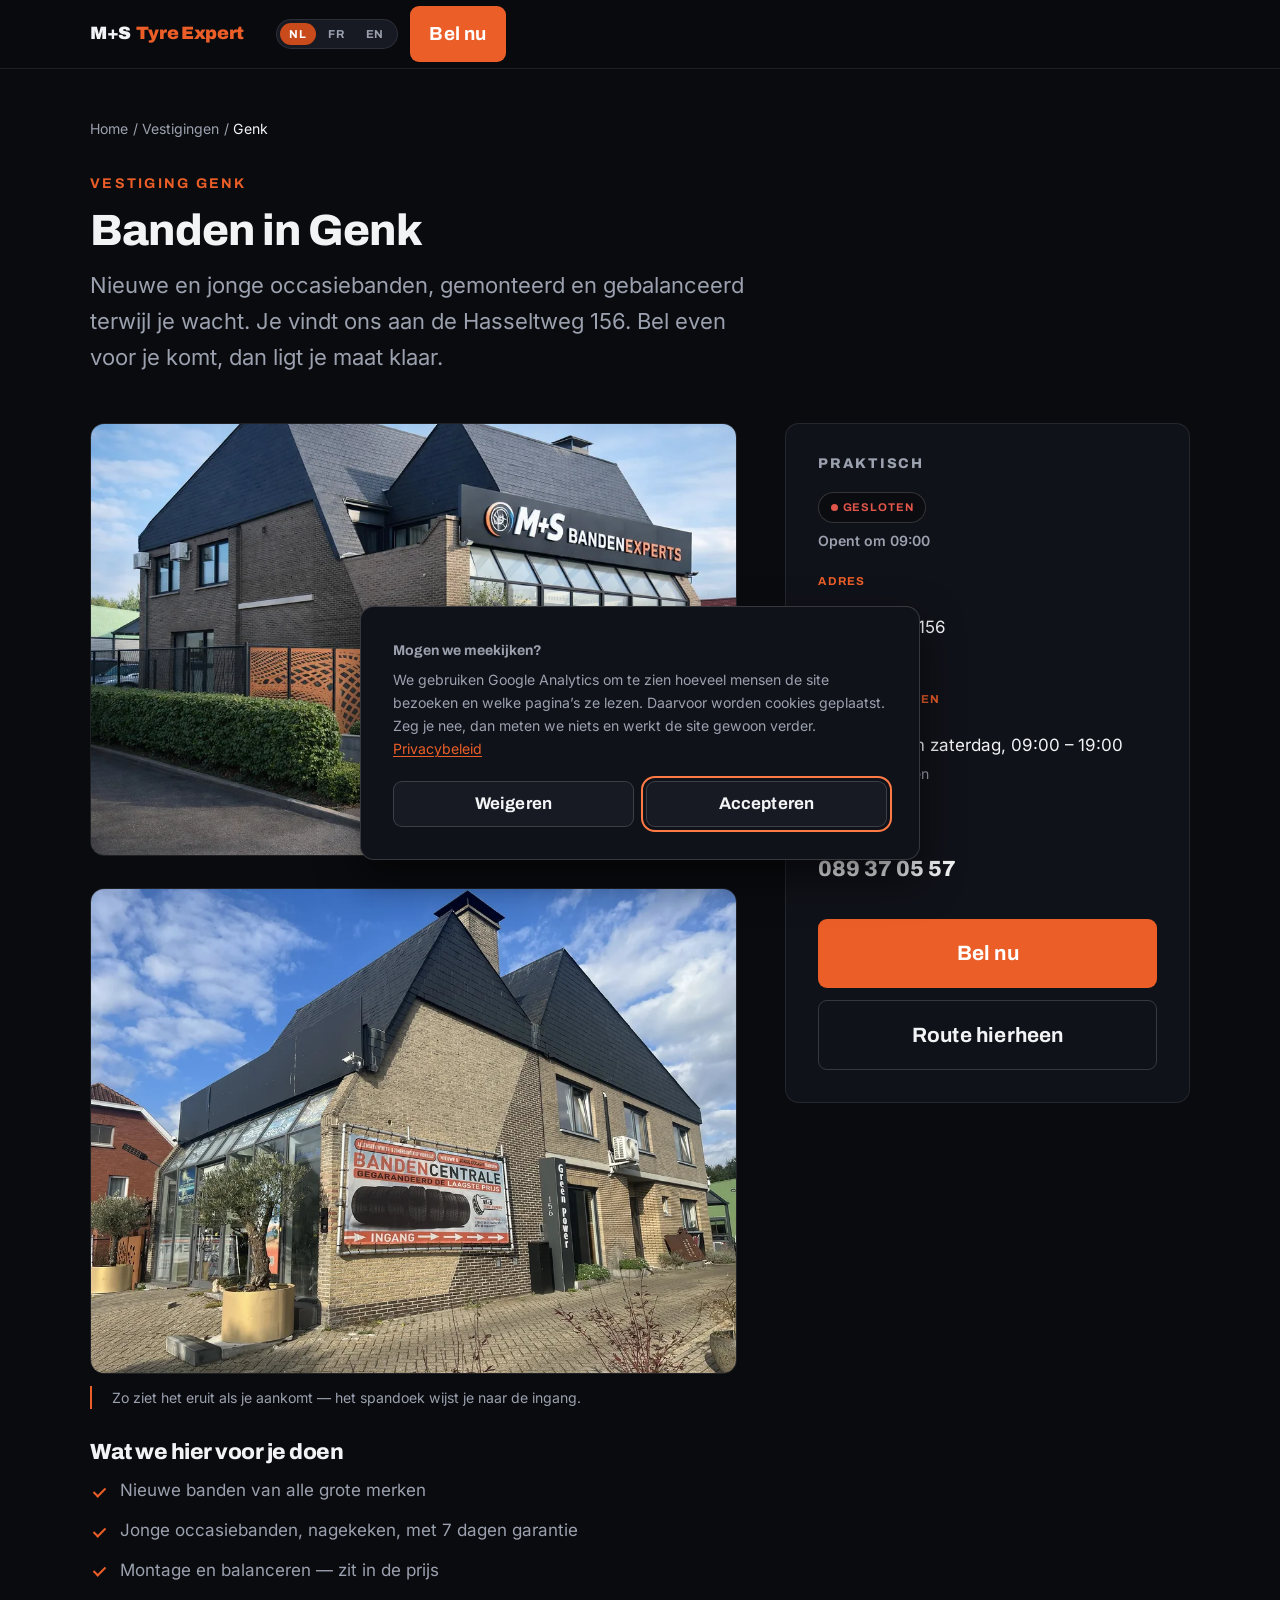
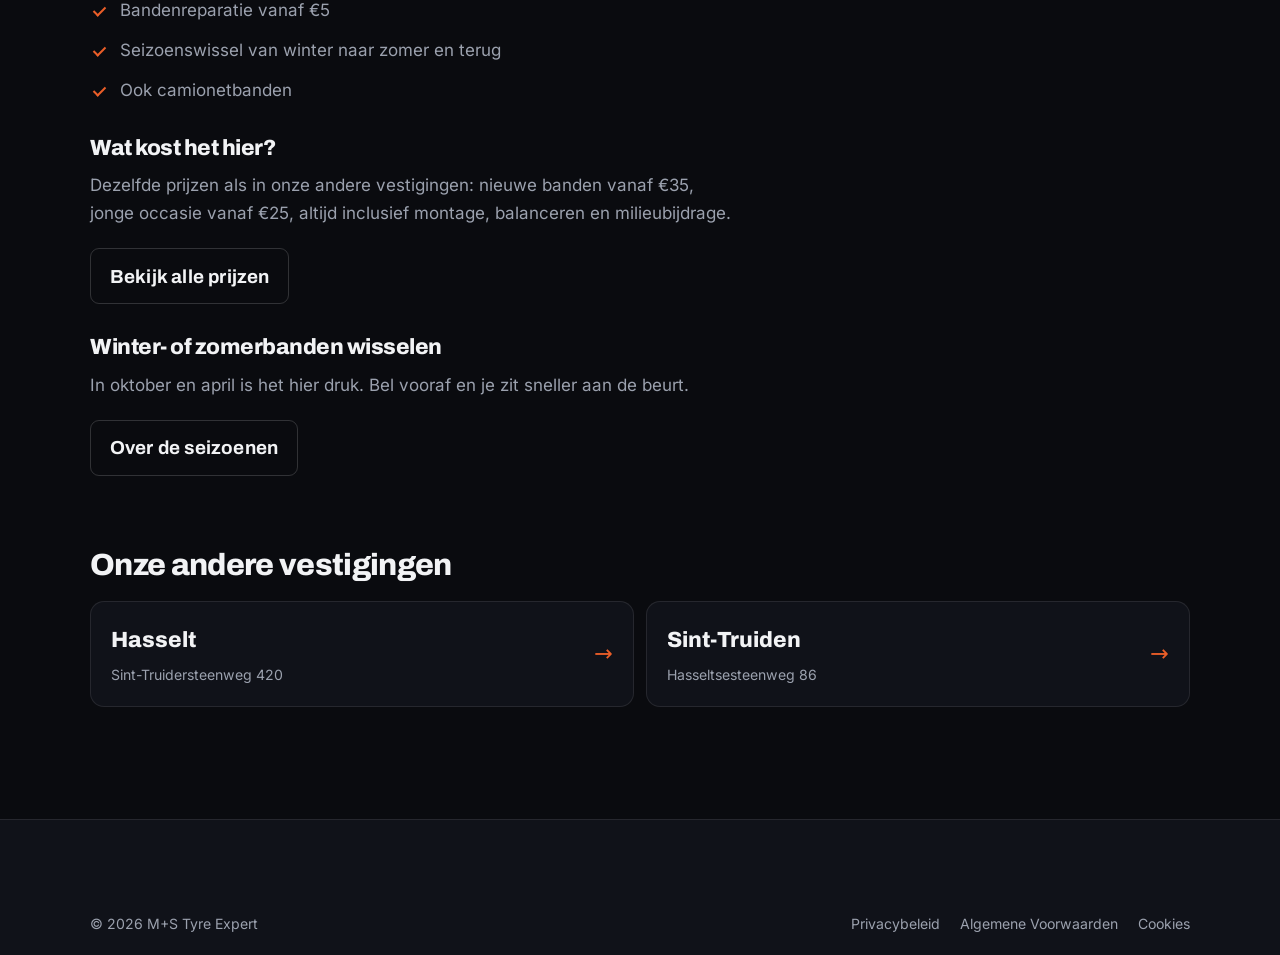
<file: vestigingen/genk/index.html>
<!DOCTYPE html>
<html lang="nl">
<head>
<meta charset="UTF-8">
<meta name="viewport" content="width=device-width, initial-scale=1">

<title>Banden Genk | M+S Tyre Expert, Hasseltweg 156</title>
<meta name="description" content="Banden in Genk aan de Hasseltweg 156. Nieuwe en occasiebanden vanaf €25, incl. montage en balanceren. Ma-za 09:00-19:00. Bel 089 37 05 57.">
<link rel="canonical" href="https://mstyreexperts.com/vestigingen/genk/">
<meta name="theme-color" content="#0A0B0F">

<meta property="og:type" content="website">
<meta property="og:locale" content="nl_BE">
<meta property="og:title" content="Banden Genk | M+S Tyre Expert, Hasseltweg 156">
<meta property="og:description" content="Banden in Genk aan de Hasseltweg 156. Nieuwe en occasiebanden vanaf €25, incl. montage en balanceren. Ma-za 09:00-19:00. Bel 089 37 05 57.">
<meta property="og:url" content="https://mstyreexperts.com/vestigingen/genk/">
<meta property="og:image" content="https://mstyreexperts.com/images/genk-1024.jpg">
<meta property="og:image:width" content="1024">

<link rel="icon" href="../../favicon.ico" sizes="48x48">
<link rel="icon" href="../../favicon.svg" type="image/svg+xml">
<link rel="apple-touch-icon" href="../../apple-touch-icon.png">
<link rel="preload" as="font" type="font/woff2" href="../../fonts/archivo-latin.woff2" crossorigin>
<link rel="preload" as="font" type="font/woff2" href="../../fonts/inter-latin.woff2" crossorigin>
<link rel="stylesheet" href="../../fonts.css">
<link rel="stylesheet" href="../../style.css">
</head>
<body class="legal-page" data-branch="genk">

<a class="skip-link" href="#main" data-i18n="skip_link">Naar hoofdinhoud</a>

<header class="site-header scrolled">
  <div class="wrap header-inner">
    <a href="../../index.html" class="brand" aria-label="M+S Tyre Expert">
      <span class="brand-mark">M+S</span>
      <span class="brand-word">Tyre Expert</span>
    </a>
    <div class="header-actions header-actions-legal">
      <div class="lang-switcher" role="group" aria-label="Taal / Langue / Language">
        <button type="button" onclick="changeLanguage('nl')" class="lang-btn active" lang="nl">NL</button>
        <button type="button" onclick="changeLanguage('fr')" class="lang-btn" lang="fr">FR</button>
        <button type="button" onclick="changeLanguage('en')" class="lang-btn" lang="en">EN</button>
      </div>
      <a href="tel:089370557" class="btn btn-primary btn-sm" data-i18n="btn_call_now">Bel nu</a>
    </div>
  </div>
</header>

<main id="main" class="branch-page">
  <div class="wrap">

    <nav class="crumbs" aria-label="Kruimelpad">
      <a href="../../index.html" data-i18n="crumb_home">Home</a>
      <span aria-hidden="true">/</span>
      <a href="../../index.html#vestigingen" data-i18n="crumb_branches">Vestigingen</a>
      <span aria-hidden="true">/</span>
      <span aria-current="page">Genk</span>
    </nav>

    <header class="branch-hero">
      <p class="eyebrow" data-i18n="eyebrow">Vestiging Genk</p>
      <h1 data-i18n="h1">Banden in Genk</h1>
      <p class="branch-lead" data-i18n="lead">Nieuwe en jonge occasiebanden, gemonteerd en gebalanceerd terwijl je wacht. Je vindt ons aan de Hasseltweg 156. Bel even voor je komt, dan ligt je maat klaar.</p>
    </header>

    <div class="branch-layout">

      <div class="branch-main">
        <picture class="branch-photo">
          <source type="image/webp" srcset="../../images/genk-640.webp 640w, ../../images/genk-1024.webp 1024w" sizes="(max-width: 760px) 100vw, 680px">
          <img src="../../images/genk-1024.jpg" alt="Vestiging van M+S Tyre Expert aan de Hasseltweg 156 in Genk" width="1024" height="683" fetchpriority="high" decoding="async">
        </picture>

        <figure class="branch-extra">
          <picture>
            <source type="image/webp" srcset="../../images/genk-gevel-640.webp 640w, ../../images/genk-gevel-1024.webp 1024w" sizes="(max-width: 760px) 100vw, 680px">
            <img src="../../images/genk-gevel-1024.jpg" alt="Het spandoek van M+S Tyre Expert aan de gevel in Genk, met pijlen naar de ingang" width="1024" height="768" loading="lazy" decoding="async">
          </picture>
          <figcaption data-i18n="extra_caption">Zo ziet het eruit als je aankomt — het spandoek wijst je naar de ingang.</figcaption>
        </figure>

        <section class="branch-block">
          <h2 data-i18n="what_t">Wat we hier voor je doen</h2>
          <ul class="tick-list">
            <li data-i18n="what_1">Nieuwe banden van alle grote merken</li>
            <li data-i18n="what_2">Jonge occasiebanden, nagekeken, met 7 dagen garantie</li>
            <li data-i18n="what_3">Montage en balanceren — zit in de prijs</li>
            <li data-i18n="what_4">Bandenreparatie vanaf €5</li>
            <li data-i18n="what_5">Seizoenswissel van winter naar zomer en terug</li>
            <li data-i18n="what_6">Ook camionetbanden</li>
          </ul>
        </section>

        <section class="branch-block">
          <h2 data-i18n="prices_t">Wat kost het hier?</h2>
          <p data-i18n="prices_d">Dezelfde prijzen als in onze andere vestigingen: nieuwe banden vanaf €35, jonge occasie vanaf €25, altijd inclusief montage, balanceren en milieubijdrage.</p>
          <a href="../../index.html#prijzen" class="btn btn-ghost btn-sm" data-i18n="prices_btn">Bekijk alle prijzen</a>
        </section>

        <section class="branch-block">
          <h2 data-i18n="season_t">Winter- of zomerbanden wisselen</h2>
          <p data-i18n="season_d">In oktober en april is het hier druk. Bel vooraf en je zit sneller aan de beurt.</p>
          <a href="../../index.html#seizoen" class="btn btn-ghost btn-sm" data-i18n="nav_season_link">Over de seizoenen</a>
        </section>
      </div>

      <aside class="branch-card" data-open="09:00" data-close="19:00">
        <h2 data-i18n="practical">Praktisch</h2>

        <p class="status" data-status><i></i><span data-status-text>Laden…</span></p>
        <p class="branch-when" data-status-detail></p>

        <dl class="branch-facts">
          <dt data-i18n="address_label">Adres</dt>
          <dd><address>Hasseltweg 156<br>3600 Genk</address></dd>

          <dt data-i18n="hours_label_full">Openingstijden</dt>
          <dd>Maandag t/m zaterdag, 09:00 – 19:00<br><span class="muted" data-i18n="closed_sunday">Zondag gesloten</span></dd>

          <dt data-i18n="phone_label">Telefoon</dt>
          <dd><a href="tel:089370557" class="branch-tel">089 37 05 57</a></dd>
        </dl>

        <div class="branch-card-actions">
          <a href="tel:089370557" class="btn btn-primary" data-i18n="btn_call_now">Bel nu</a>
          <a href="https://www.google.com/maps/search/?api=1&query=M+S+AUTOBANDEN+Hasseltweg+156+3600+Genk" target="_blank" rel="noopener" class="btn btn-ghost" data-i18n="route_btn">Route hierheen</a>
        </div>
      </aside>

    </div>

    <section class="branch-others">
      <h2 data-i18n="others_t">Onze andere vestigingen</h2>
      <div class="other-grid">
        <a class="other-branch" href="../hasselt/">
          <span class="other-town">Hasselt</span>
          <span class="other-street">Sint-Truidersteenweg 420</span>
          <span class="other-go" aria-hidden="true">&rarr;</span>
        </a>
        <a class="other-branch" href="../sint-truiden/">
          <span class="other-town">Sint-Truiden</span>
          <span class="other-street">Hasseltsesteenweg 86</span>
          <span class="other-go" aria-hidden="true">&rarr;</span>
        </a>
      </div>
    </section>

  </div>
</main>

<footer class="site-footer">
  <div class="wrap footer-bar">
    <p>© <span id="year">2026</span> M+S Tyre Expert</p>
    <nav class="legal-links" aria-label="Juridisch">
      <a href="../../privacy.html" data-i18n="privacy_link">Privacybeleid</a>
      <a href="../../voorwaarden.html" data-i18n="terms_link">Algemene Voorwaarden</a>
      <a href="#" data-cookie-settings>Cookies</a>
    </nav>
  </div>
</footer>

<script type="application/ld+json">
{
  "@context": "https://schema.org",
  "@graph": [
    {
      "@type": "TireShop",
      "@id": "https://mstyreexperts.com/vestigingen/genk/#shop",
      "name": "M+S Tyre Expert Genk",
      "alternateName": [
        "M+S Bandenexperts Genk"
      ],
      "url": "https://mstyreexperts.com/vestigingen/genk/",
      "image": "https://mstyreexperts.com/images/genk-1024.jpg",
      "telephone": "+3289370557",
      "parentOrganization": {
        "@id": "https://mstyreexperts.com/#org"
      },
      "address": {
        "@type": "PostalAddress",
        "streetAddress": "Hasseltweg 156",
        "postalCode": "3600",
        "addressLocality": "Genk",
        "addressCountry": "BE"
      },
      "openingHoursSpecification": [
        {
          "@type": "OpeningHoursSpecification",
          "dayOfWeek": [
            "Monday",
            "Tuesday",
            "Wednesday",
            "Thursday",
            "Friday",
            "Saturday"
          ],
          "opens": "09:00",
          "closes": "19:00"
        }
      ]
    },
    {
      "@type": "BreadcrumbList",
      "itemListElement": [
        {
          "@type": "ListItem",
          "position": 1,
          "name": "Home",
          "item": "https://mstyreexperts.com/"
        },
        {
          "@type": "ListItem",
          "position": 2,
          "name": "Genk",
          "item": "https://mstyreexperts.com/vestigingen/genk/"
        }
      ]
    }
  ]
}
</script>

<script src="../../vestiging.js" defer></script>
<script src="../../consent.js" defer></script>
</body>
</html>
</file>
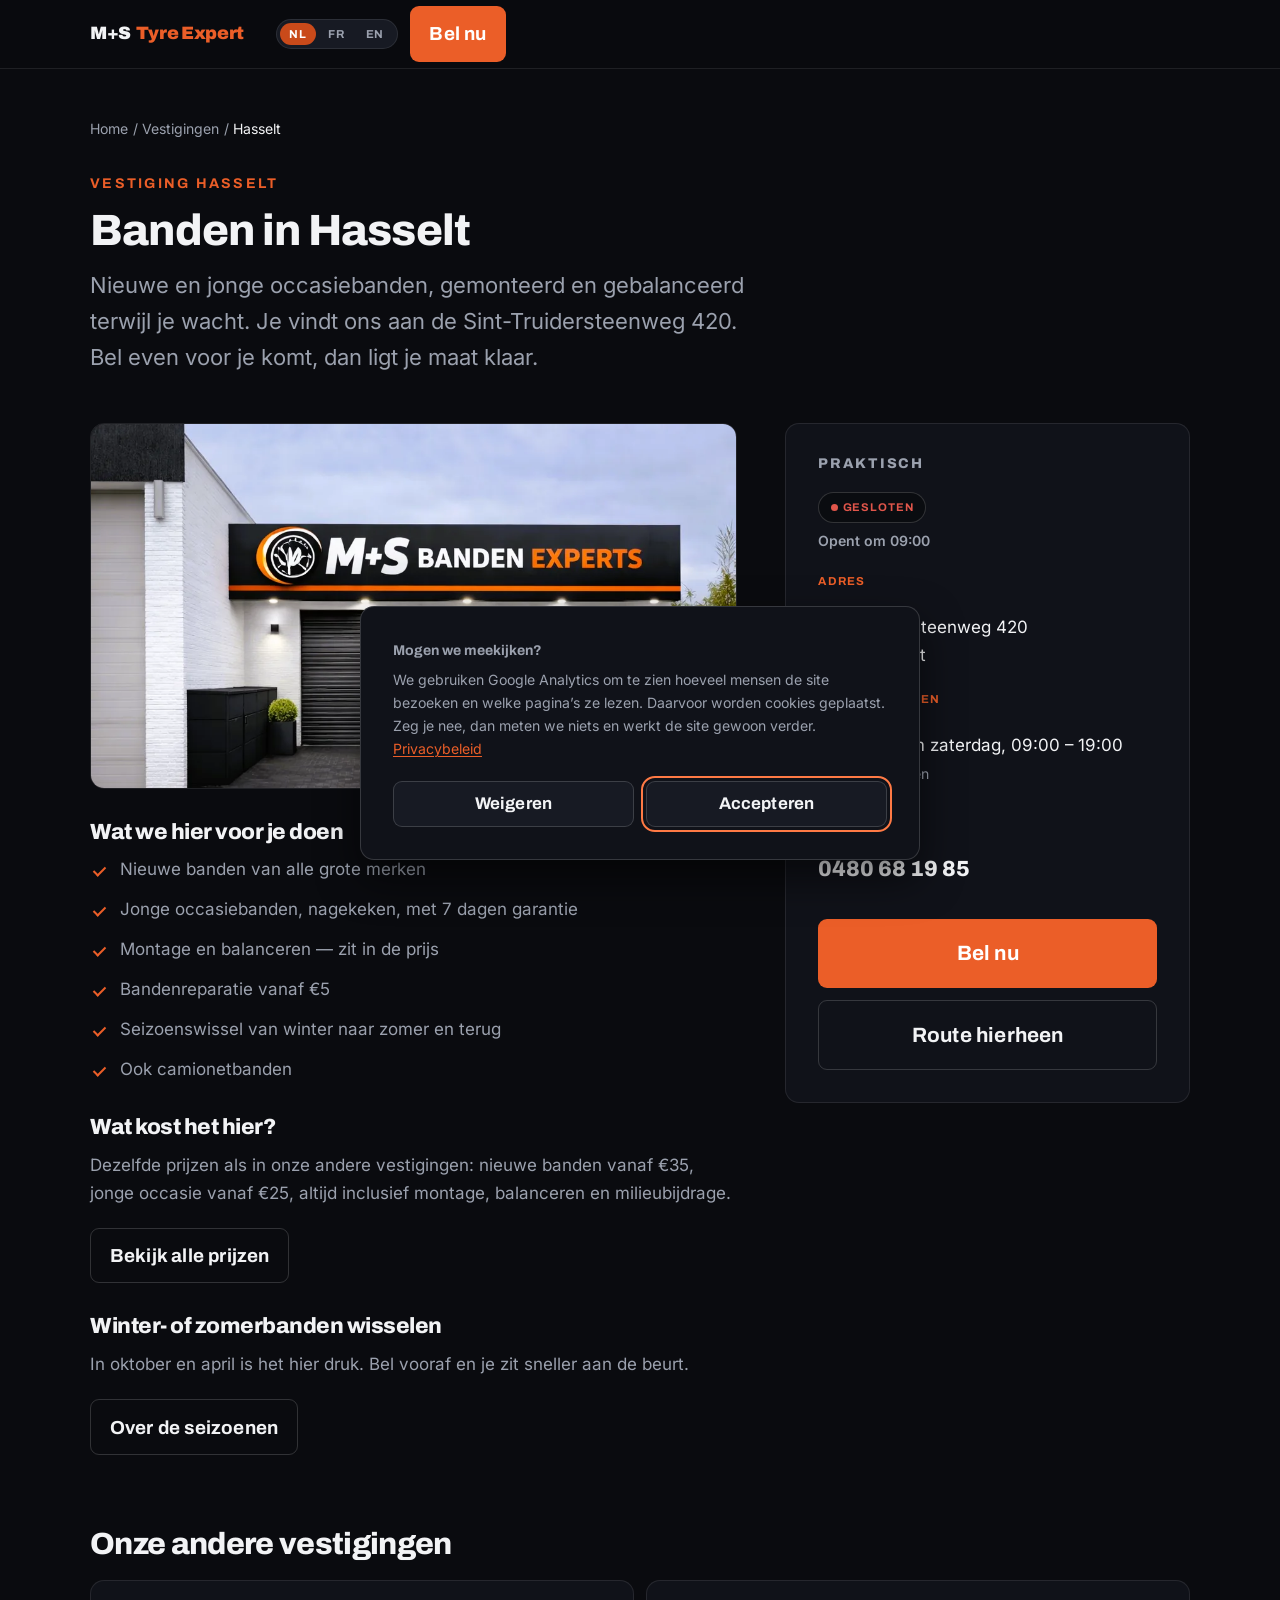
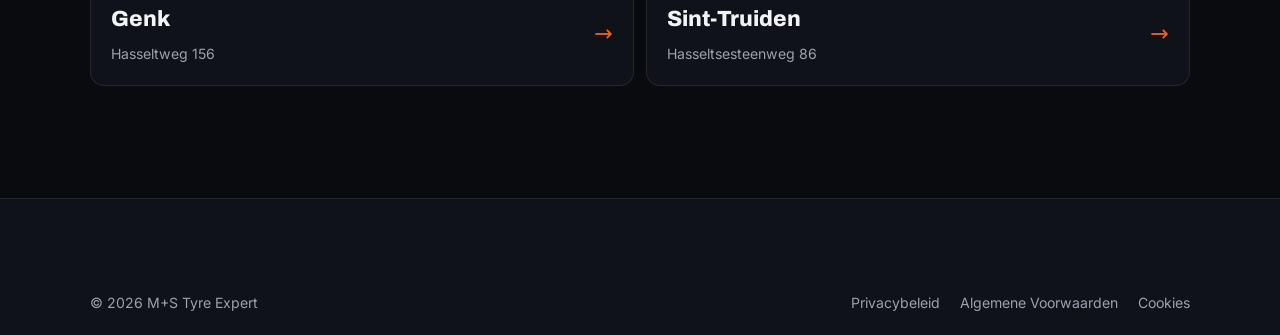
<file: vestigingen/hasselt/index.html>
<!DOCTYPE html>
<html lang="nl">
<head>
<meta charset="UTF-8">
<meta name="viewport" content="width=device-width, initial-scale=1">

<title>Banden Hasselt | M+S Tyre Expert, Sint-Truidersteenweg 420</title>
<meta name="description" content="Banden in Hasselt aan de Sint-Truidersteenweg 420. Nieuwe en occasiebanden vanaf €25, incl. montage. Ma-za 09:00-19:00. Bel 0480 68 19 85.">
<link rel="canonical" href="https://mstyreexperts.com/vestigingen/hasselt/">
<meta name="theme-color" content="#0A0B0F">

<meta property="og:type" content="website">
<meta property="og:locale" content="nl_BE">
<meta property="og:title" content="Banden Hasselt | M+S Tyre Expert, Sint-Truidersteenweg 420">
<meta property="og:description" content="Banden in Hasselt aan de Sint-Truidersteenweg 420. Nieuwe en occasiebanden vanaf €25, incl. montage. Ma-za 09:00-19:00. Bel 0480 68 19 85.">
<meta property="og:url" content="https://mstyreexperts.com/vestigingen/hasselt/">
<meta property="og:image" content="https://mstyreexperts.com/images/hasselt-1024.jpg">
<meta property="og:image:width" content="1024">

<link rel="icon" href="../../favicon.ico" sizes="48x48">
<link rel="icon" href="../../favicon.svg" type="image/svg+xml">
<link rel="apple-touch-icon" href="../../apple-touch-icon.png">
<link rel="preload" as="font" type="font/woff2" href="../../fonts/archivo-latin.woff2" crossorigin>
<link rel="preload" as="font" type="font/woff2" href="../../fonts/inter-latin.woff2" crossorigin>
<link rel="stylesheet" href="../../fonts.css">
<link rel="stylesheet" href="../../style.css">
</head>
<body class="legal-page" data-branch="hasselt">

<a class="skip-link" href="#main" data-i18n="skip_link">Naar hoofdinhoud</a>

<header class="site-header scrolled">
  <div class="wrap header-inner">
    <a href="../../index.html" class="brand" aria-label="M+S Tyre Expert">
      <span class="brand-mark">M+S</span>
      <span class="brand-word">Tyre Expert</span>
    </a>
    <div class="header-actions header-actions-legal">
      <div class="lang-switcher" role="group" aria-label="Taal / Langue / Language">
        <button type="button" onclick="changeLanguage('nl')" class="lang-btn active" lang="nl">NL</button>
        <button type="button" onclick="changeLanguage('fr')" class="lang-btn" lang="fr">FR</button>
        <button type="button" onclick="changeLanguage('en')" class="lang-btn" lang="en">EN</button>
      </div>
      <a href="tel:0480681985" class="btn btn-primary btn-sm" data-i18n="btn_call_now">Bel nu</a>
    </div>
  </div>
</header>

<main id="main" class="branch-page">
  <div class="wrap">

    <nav class="crumbs" aria-label="Kruimelpad">
      <a href="../../index.html" data-i18n="crumb_home">Home</a>
      <span aria-hidden="true">/</span>
      <a href="../../index.html#vestigingen" data-i18n="crumb_branches">Vestigingen</a>
      <span aria-hidden="true">/</span>
      <span aria-current="page">Hasselt</span>
    </nav>

    <header class="branch-hero">
      <p class="eyebrow" data-i18n="eyebrow">Vestiging Hasselt</p>
      <h1 data-i18n="h1">Banden in Hasselt</h1>
      <p class="branch-lead" data-i18n="lead">Nieuwe en jonge occasiebanden, gemonteerd en gebalanceerd terwijl je wacht. Je vindt ons aan de Sint-Truidersteenweg 420. Bel even voor je komt, dan ligt je maat klaar.</p>
    </header>

    <div class="branch-layout">

      <div class="branch-main">
        <picture class="branch-photo">
          <source type="image/webp" srcset="../../images/hasselt-640.webp 640w, ../../images/hasselt-1024.webp 1024w" sizes="(max-width: 760px) 100vw, 680px">
          <img src="../../images/hasselt-1024.jpg" alt="Vestiging van M+S Tyre Expert aan de Sint-Truidersteenweg 420 in Hasselt" width="1024" height="683" fetchpriority="high" decoding="async">
        </picture>

        <section class="branch-block">
          <h2 data-i18n="what_t">Wat we hier voor je doen</h2>
          <ul class="tick-list">
            <li data-i18n="what_1">Nieuwe banden van alle grote merken</li>
            <li data-i18n="what_2">Jonge occasiebanden, nagekeken, met 7 dagen garantie</li>
            <li data-i18n="what_3">Montage en balanceren — zit in de prijs</li>
            <li data-i18n="what_4">Bandenreparatie vanaf €5</li>
            <li data-i18n="what_5">Seizoenswissel van winter naar zomer en terug</li>
            <li data-i18n="what_6">Ook camionetbanden</li>
          </ul>
        </section>

        <section class="branch-block">
          <h2 data-i18n="prices_t">Wat kost het hier?</h2>
          <p data-i18n="prices_d">Dezelfde prijzen als in onze andere vestigingen: nieuwe banden vanaf €35, jonge occasie vanaf €25, altijd inclusief montage, balanceren en milieubijdrage.</p>
          <a href="../../index.html#prijzen" class="btn btn-ghost btn-sm" data-i18n="prices_btn">Bekijk alle prijzen</a>
        </section>

        <section class="branch-block">
          <h2 data-i18n="season_t">Winter- of zomerbanden wisselen</h2>
          <p data-i18n="season_d">In oktober en april is het hier druk. Bel vooraf en je zit sneller aan de beurt.</p>
          <a href="../../index.html#seizoen" class="btn btn-ghost btn-sm" data-i18n="nav_season_link">Over de seizoenen</a>
        </section>
      </div>

      <aside class="branch-card" data-open="09:00" data-close="19:00">
        <h2 data-i18n="practical">Praktisch</h2>

        <p class="status" data-status><i></i><span data-status-text>Laden…</span></p>
        <p class="branch-when" data-status-detail></p>

        <dl class="branch-facts">
          <dt data-i18n="address_label">Adres</dt>
          <dd><address>Sint-Truidersteenweg 420<br>3500 Hasselt</address></dd>

          <dt data-i18n="hours_label_full">Openingstijden</dt>
          <dd>Maandag t/m zaterdag, 09:00 – 19:00<br><span class="muted" data-i18n="closed_sunday">Zondag gesloten</span></dd>

          <dt data-i18n="phone_label">Telefoon</dt>
          <dd><a href="tel:0480681985" class="branch-tel">0480 68 19 85</a></dd>
        </dl>

        <div class="branch-card-actions">
          <a href="tel:0480681985" class="btn btn-primary" data-i18n="btn_call_now">Bel nu</a>
          <a href="https://www.google.com/maps/search/?api=1&query=Autobanden+Hasselt+Sint-Truidersteenweg+420+3500+Hasselt" target="_blank" rel="noopener" class="btn btn-ghost" data-i18n="route_btn">Route hierheen</a>
        </div>
      </aside>

    </div>

    <section class="branch-others">
      <h2 data-i18n="others_t">Onze andere vestigingen</h2>
      <div class="other-grid">
        <a class="other-branch" href="../genk/">
          <span class="other-town">Genk</span>
          <span class="other-street">Hasseltweg 156</span>
          <span class="other-go" aria-hidden="true">&rarr;</span>
        </a>
        <a class="other-branch" href="../sint-truiden/">
          <span class="other-town">Sint-Truiden</span>
          <span class="other-street">Hasseltsesteenweg 86</span>
          <span class="other-go" aria-hidden="true">&rarr;</span>
        </a>
      </div>
    </section>

  </div>
</main>

<footer class="site-footer">
  <div class="wrap footer-bar">
    <p>© <span id="year">2026</span> M+S Tyre Expert</p>
    <nav class="legal-links" aria-label="Juridisch">
      <a href="../../privacy.html" data-i18n="privacy_link">Privacybeleid</a>
      <a href="../../voorwaarden.html" data-i18n="terms_link">Algemene Voorwaarden</a>
      <a href="#" data-cookie-settings>Cookies</a>
    </nav>
  </div>
</footer>

<script type="application/ld+json">
{
  "@context": "https://schema.org",
  "@graph": [
    {
      "@type": "TireShop",
      "@id": "https://mstyreexperts.com/vestigingen/hasselt/#shop",
      "name": "M+S Tyre Expert Hasselt",
      "alternateName": [
        "M+S Bandenexperts Hasselt"
      ],
      "url": "https://mstyreexperts.com/vestigingen/hasselt/",
      "image": "https://mstyreexperts.com/images/hasselt-1024.jpg",
      "telephone": "+32480681985",
      "parentOrganization": {
        "@id": "https://mstyreexperts.com/#org"
      },
      "address": {
        "@type": "PostalAddress",
        "streetAddress": "Sint-Truidersteenweg 420",
        "postalCode": "3500",
        "addressLocality": "Hasselt",
        "addressCountry": "BE"
      },
      "openingHoursSpecification": [
        {
          "@type": "OpeningHoursSpecification",
          "dayOfWeek": [
            "Monday",
            "Tuesday",
            "Wednesday",
            "Thursday",
            "Friday",
            "Saturday"
          ],
          "opens": "09:00",
          "closes": "19:00"
        }
      ]
    },
    {
      "@type": "BreadcrumbList",
      "itemListElement": [
        {
          "@type": "ListItem",
          "position": 1,
          "name": "Home",
          "item": "https://mstyreexperts.com/"
        },
        {
          "@type": "ListItem",
          "position": 2,
          "name": "Hasselt",
          "item": "https://mstyreexperts.com/vestigingen/hasselt/"
        }
      ]
    }
  ]
}
</script>

<script src="../../vestiging.js" defer></script>
<script src="../../consent.js" defer></script>
</body>
</html>
</file>
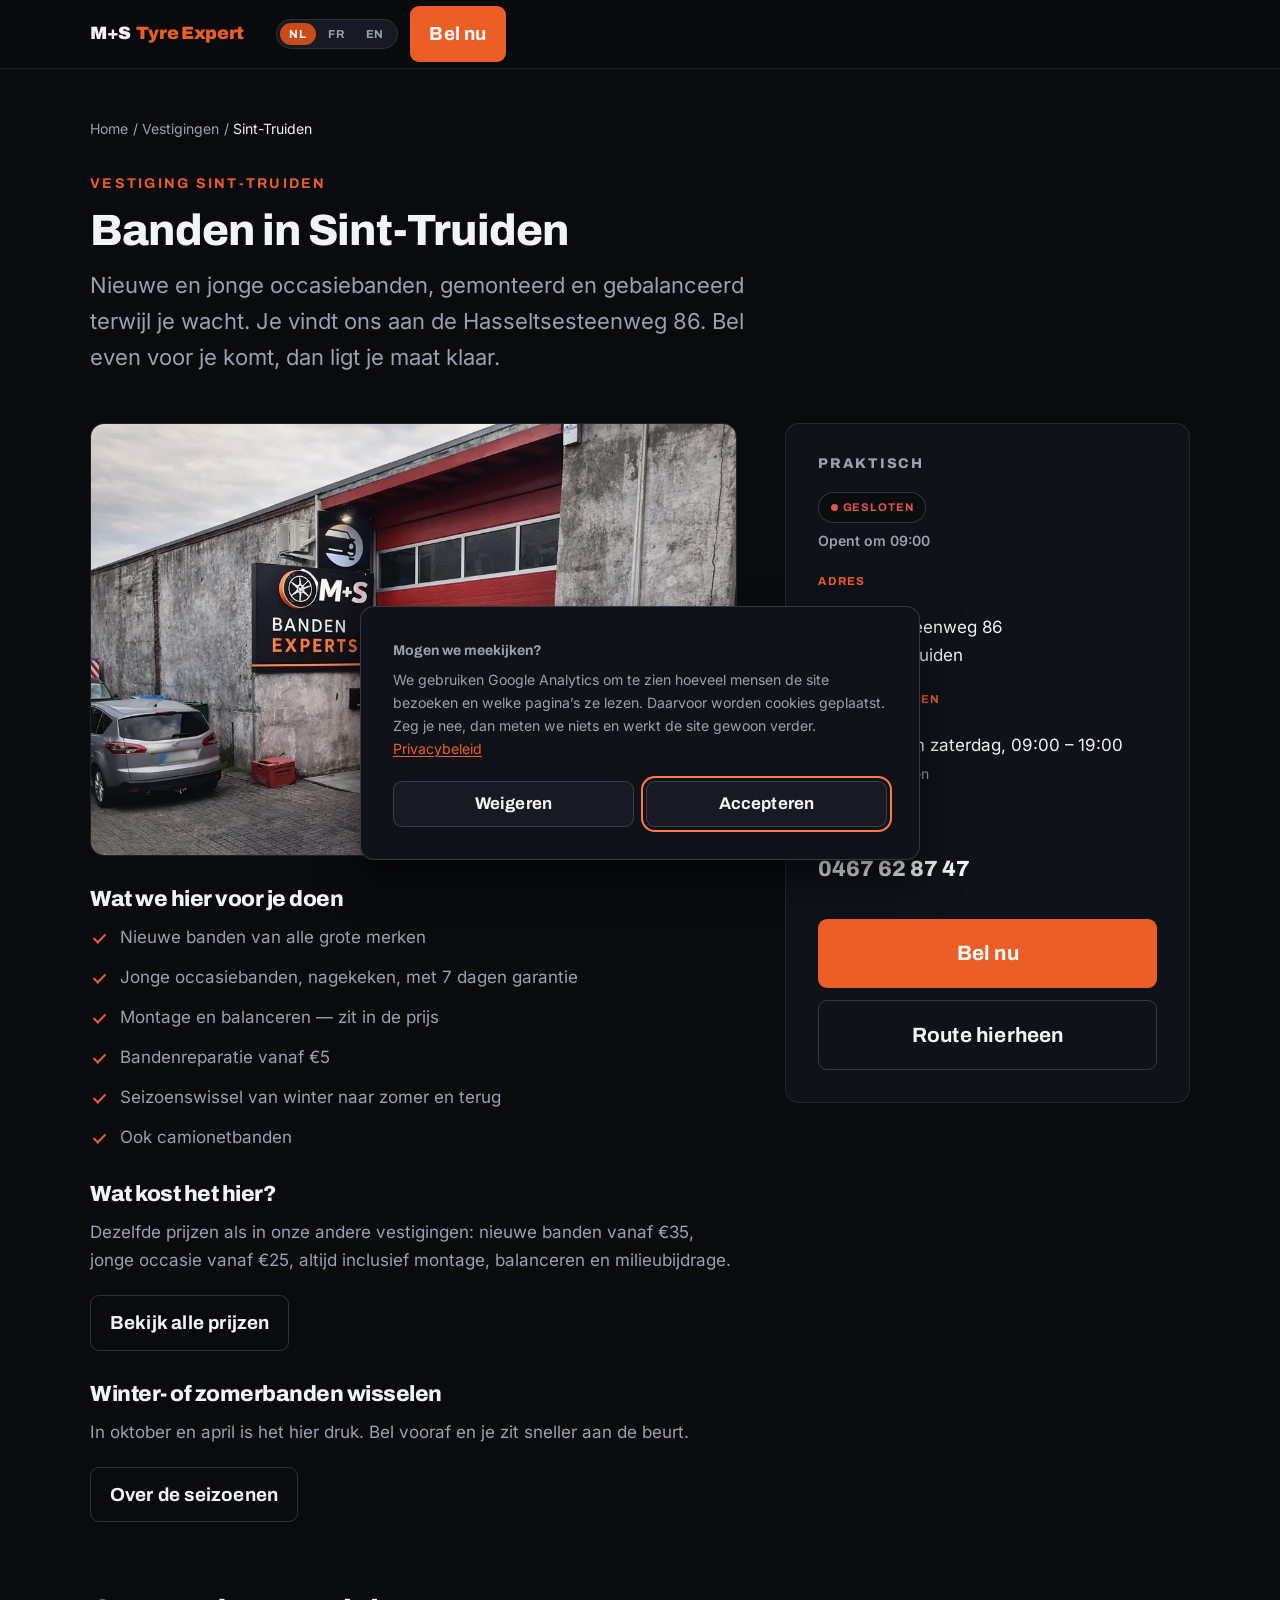
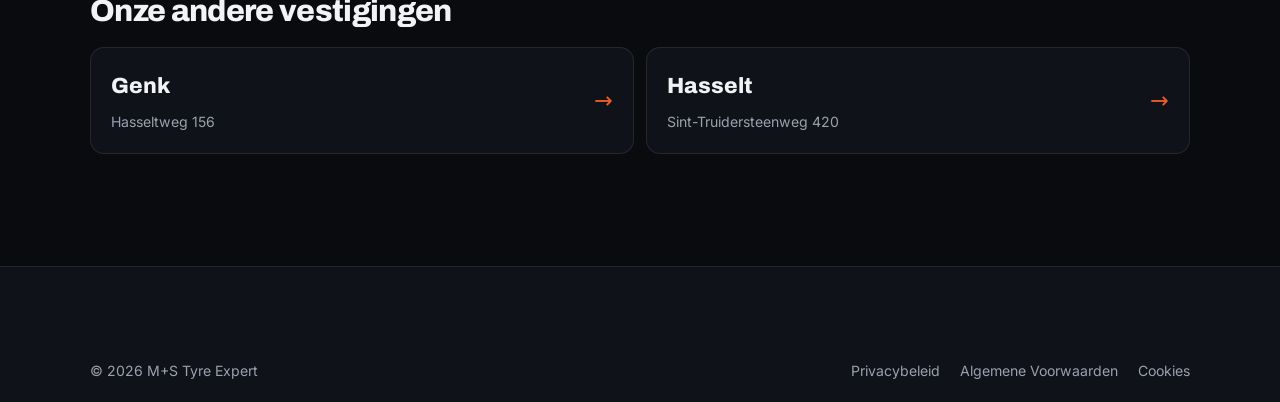
<file: vestigingen/sint-truiden/index.html>
<!DOCTYPE html>
<html lang="nl">
<head>
<meta charset="UTF-8">
<meta name="viewport" content="width=device-width, initial-scale=1">

<title>Banden Sint-Truiden | M+S Tyre Expert, Hasseltsesteenweg 86</title>
<meta name="description" content="Banden in Sint-Truiden aan de Hasseltsesteenweg 86. Nieuwe en occasiebanden vanaf €25, incl. montage. Ma-za 09:00-19:00. Bel 0467 62 87 47.">
<link rel="canonical" href="https://mstyreexperts.com/vestigingen/sint-truiden/">
<meta name="theme-color" content="#0A0B0F">

<meta property="og:type" content="website">
<meta property="og:locale" content="nl_BE">
<meta property="og:title" content="Banden Sint-Truiden | M+S Tyre Expert, Hasseltsesteenweg 86">
<meta property="og:description" content="Banden in Sint-Truiden aan de Hasseltsesteenweg 86. Nieuwe en occasiebanden vanaf €25, incl. montage. Ma-za 09:00-19:00. Bel 0467 62 87 47.">
<meta property="og:url" content="https://mstyreexperts.com/vestigingen/sint-truiden/">
<meta property="og:image" content="https://mstyreexperts.com/images/sint-truiden-1024.jpg">
<meta property="og:image:width" content="1024">

<link rel="icon" href="../../favicon.ico" sizes="48x48">
<link rel="icon" href="../../favicon.svg" type="image/svg+xml">
<link rel="apple-touch-icon" href="../../apple-touch-icon.png">
<link rel="preload" as="font" type="font/woff2" href="../../fonts/archivo-latin.woff2" crossorigin>
<link rel="preload" as="font" type="font/woff2" href="../../fonts/inter-latin.woff2" crossorigin>
<link rel="stylesheet" href="../../fonts.css">
<link rel="stylesheet" href="../../style.css">
</head>
<body class="legal-page" data-branch="sint-truiden">

<a class="skip-link" href="#main" data-i18n="skip_link">Naar hoofdinhoud</a>

<header class="site-header scrolled">
  <div class="wrap header-inner">
    <a href="../../index.html" class="brand" aria-label="M+S Tyre Expert">
      <span class="brand-mark">M+S</span>
      <span class="brand-word">Tyre Expert</span>
    </a>
    <div class="header-actions header-actions-legal">
      <div class="lang-switcher" role="group" aria-label="Taal / Langue / Language">
        <button type="button" onclick="changeLanguage('nl')" class="lang-btn active" lang="nl">NL</button>
        <button type="button" onclick="changeLanguage('fr')" class="lang-btn" lang="fr">FR</button>
        <button type="button" onclick="changeLanguage('en')" class="lang-btn" lang="en">EN</button>
      </div>
      <a href="tel:0467628747" class="btn btn-primary btn-sm" data-i18n="btn_call_now">Bel nu</a>
    </div>
  </div>
</header>

<main id="main" class="branch-page">
  <div class="wrap">

    <nav class="crumbs" aria-label="Kruimelpad">
      <a href="../../index.html" data-i18n="crumb_home">Home</a>
      <span aria-hidden="true">/</span>
      <a href="../../index.html#vestigingen" data-i18n="crumb_branches">Vestigingen</a>
      <span aria-hidden="true">/</span>
      <span aria-current="page">Sint-Truiden</span>
    </nav>

    <header class="branch-hero">
      <p class="eyebrow" data-i18n="eyebrow">Vestiging Sint-Truiden</p>
      <h1 data-i18n="h1">Banden in Sint-Truiden</h1>
      <p class="branch-lead" data-i18n="lead">Nieuwe en jonge occasiebanden, gemonteerd en gebalanceerd terwijl je wacht. Je vindt ons aan de Hasseltsesteenweg 86. Bel even voor je komt, dan ligt je maat klaar.</p>
    </header>

    <div class="branch-layout">

      <div class="branch-main">
        <picture class="branch-photo">
          <source type="image/webp" srcset="../../images/sint-truiden-640.webp 640w, ../../images/sint-truiden-1024.webp 1024w" sizes="(max-width: 760px) 100vw, 680px">
          <img src="../../images/sint-truiden-1024.jpg" alt="Vestiging van M+S Tyre Expert aan de Hasseltsesteenweg 86 in Sint-Truiden" width="1024" height="683" fetchpriority="high" decoding="async">
        </picture>

        <section class="branch-block">
          <h2 data-i18n="what_t">Wat we hier voor je doen</h2>
          <ul class="tick-list">
            <li data-i18n="what_1">Nieuwe banden van alle grote merken</li>
            <li data-i18n="what_2">Jonge occasiebanden, nagekeken, met 7 dagen garantie</li>
            <li data-i18n="what_3">Montage en balanceren — zit in de prijs</li>
            <li data-i18n="what_4">Bandenreparatie vanaf €5</li>
            <li data-i18n="what_5">Seizoenswissel van winter naar zomer en terug</li>
            <li data-i18n="what_6">Ook camionetbanden</li>
          </ul>
        </section>

        <section class="branch-block">
          <h2 data-i18n="prices_t">Wat kost het hier?</h2>
          <p data-i18n="prices_d">Dezelfde prijzen als in onze andere vestigingen: nieuwe banden vanaf €35, jonge occasie vanaf €25, altijd inclusief montage, balanceren en milieubijdrage.</p>
          <a href="../../index.html#prijzen" class="btn btn-ghost btn-sm" data-i18n="prices_btn">Bekijk alle prijzen</a>
        </section>

        <section class="branch-block">
          <h2 data-i18n="season_t">Winter- of zomerbanden wisselen</h2>
          <p data-i18n="season_d">In oktober en april is het hier druk. Bel vooraf en je zit sneller aan de beurt.</p>
          <a href="../../index.html#seizoen" class="btn btn-ghost btn-sm" data-i18n="nav_season_link">Over de seizoenen</a>
        </section>
      </div>

      <aside class="branch-card" data-open="09:00" data-close="19:00">
        <h2 data-i18n="practical">Praktisch</h2>

        <p class="status" data-status><i></i><span data-status-text>Laden…</span></p>
        <p class="branch-when" data-status-detail></p>

        <dl class="branch-facts">
          <dt data-i18n="address_label">Adres</dt>
          <dd><address>Hasseltsesteenweg 86<br>3800 Sint-Truiden</address></dd>

          <dt data-i18n="hours_label_full">Openingstijden</dt>
          <dd>Maandag t/m zaterdag, 09:00 – 19:00<br><span class="muted" data-i18n="closed_sunday">Zondag gesloten</span></dd>

          <dt data-i18n="phone_label">Telefoon</dt>
          <dd><a href="tel:0467628747" class="branch-tel">0467 62 87 47</a></dd>
        </dl>

        <div class="branch-card-actions">
          <a href="tel:0467628747" class="btn btn-primary" data-i18n="btn_call_now">Bel nu</a>
          <a href="https://www.google.com/maps/search/?api=1&query=Monthe-Cars+Hasseltsesteenweg+86+3800+Sint-Truiden" target="_blank" rel="noopener" class="btn btn-ghost" data-i18n="route_btn">Route hierheen</a>
        </div>
      </aside>

    </div>

    <section class="branch-others">
      <h2 data-i18n="others_t">Onze andere vestigingen</h2>
      <div class="other-grid">
        <a class="other-branch" href="../genk/">
          <span class="other-town">Genk</span>
          <span class="other-street">Hasseltweg 156</span>
          <span class="other-go" aria-hidden="true">&rarr;</span>
        </a>
        <a class="other-branch" href="../hasselt/">
          <span class="other-town">Hasselt</span>
          <span class="other-street">Sint-Truidersteenweg 420</span>
          <span class="other-go" aria-hidden="true">&rarr;</span>
        </a>
      </div>
    </section>

  </div>
</main>

<footer class="site-footer">
  <div class="wrap footer-bar">
    <p>© <span id="year">2026</span> M+S Tyre Expert</p>
    <nav class="legal-links" aria-label="Juridisch">
      <a href="../../privacy.html" data-i18n="privacy_link">Privacybeleid</a>
      <a href="../../voorwaarden.html" data-i18n="terms_link">Algemene Voorwaarden</a>
      <a href="#" data-cookie-settings>Cookies</a>
    </nav>
  </div>
</footer>

<script type="application/ld+json">
{
  "@context": "https://schema.org",
  "@graph": [
    {
      "@type": "TireShop",
      "@id": "https://mstyreexperts.com/vestigingen/sint-truiden/#shop",
      "name": "M+S Tyre Expert Sint-Truiden",
      "alternateName": [
        "M+S Bandenexperts Sint-Truiden"
      ],
      "url": "https://mstyreexperts.com/vestigingen/sint-truiden/",
      "image": "https://mstyreexperts.com/images/sint-truiden-1024.jpg",
      "telephone": "+32467628747",
      "parentOrganization": {
        "@id": "https://mstyreexperts.com/#org"
      },
      "address": {
        "@type": "PostalAddress",
        "streetAddress": "Hasseltsesteenweg 86",
        "postalCode": "3800",
        "addressLocality": "Sint-Truiden",
        "addressCountry": "BE"
      },
      "openingHoursSpecification": [
        {
          "@type": "OpeningHoursSpecification",
          "dayOfWeek": [
            "Monday",
            "Tuesday",
            "Wednesday",
            "Thursday",
            "Friday",
            "Saturday"
          ],
          "opens": "09:00",
          "closes": "19:00"
        }
      ]
    },
    {
      "@type": "BreadcrumbList",
      "itemListElement": [
        {
          "@type": "ListItem",
          "position": 1,
          "name": "Home",
          "item": "https://mstyreexperts.com/"
        },
        {
          "@type": "ListItem",
          "position": 2,
          "name": "Sint-Truiden",
          "item": "https://mstyreexperts.com/vestigingen/sint-truiden/"
        }
      ]
    }
  ]
}
</script>

<script src="../../vestiging.js" defer></script>
<script src="../../consent.js" defer></script>
</body>
</html>
</file>
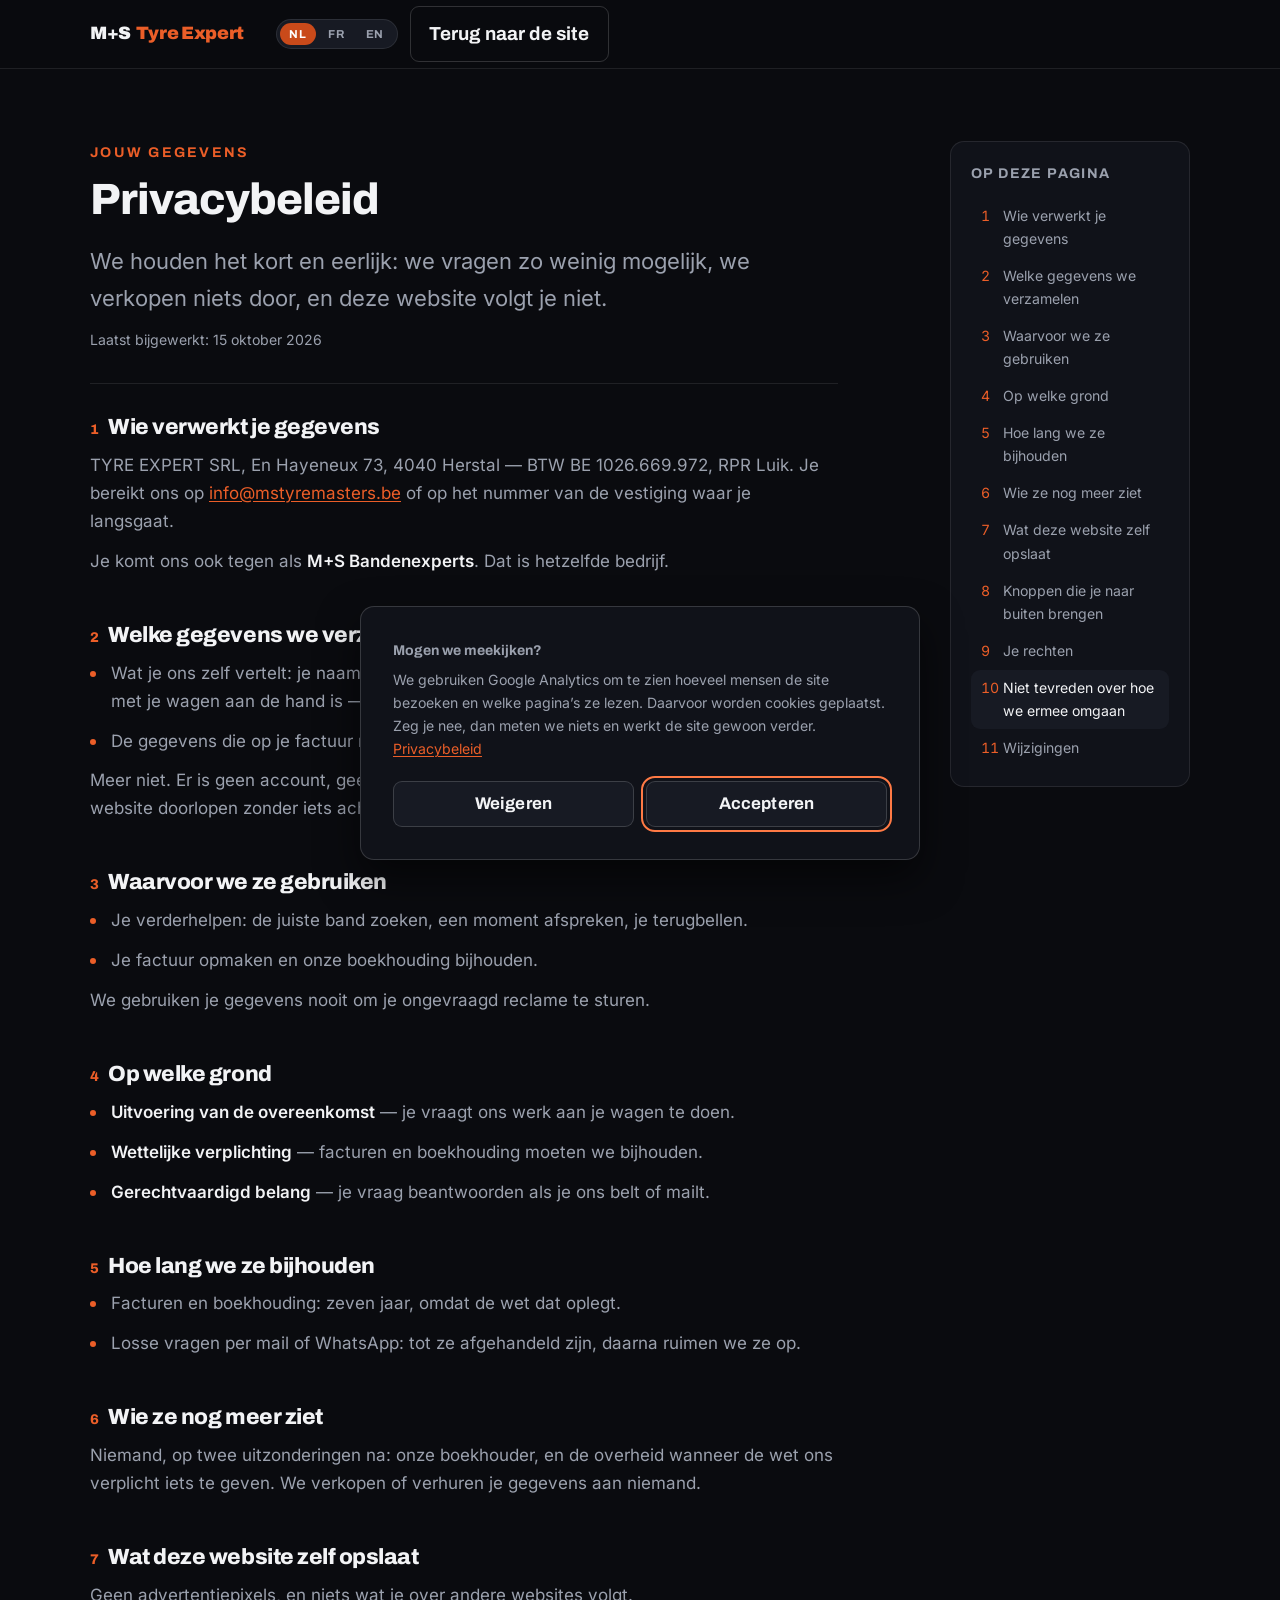
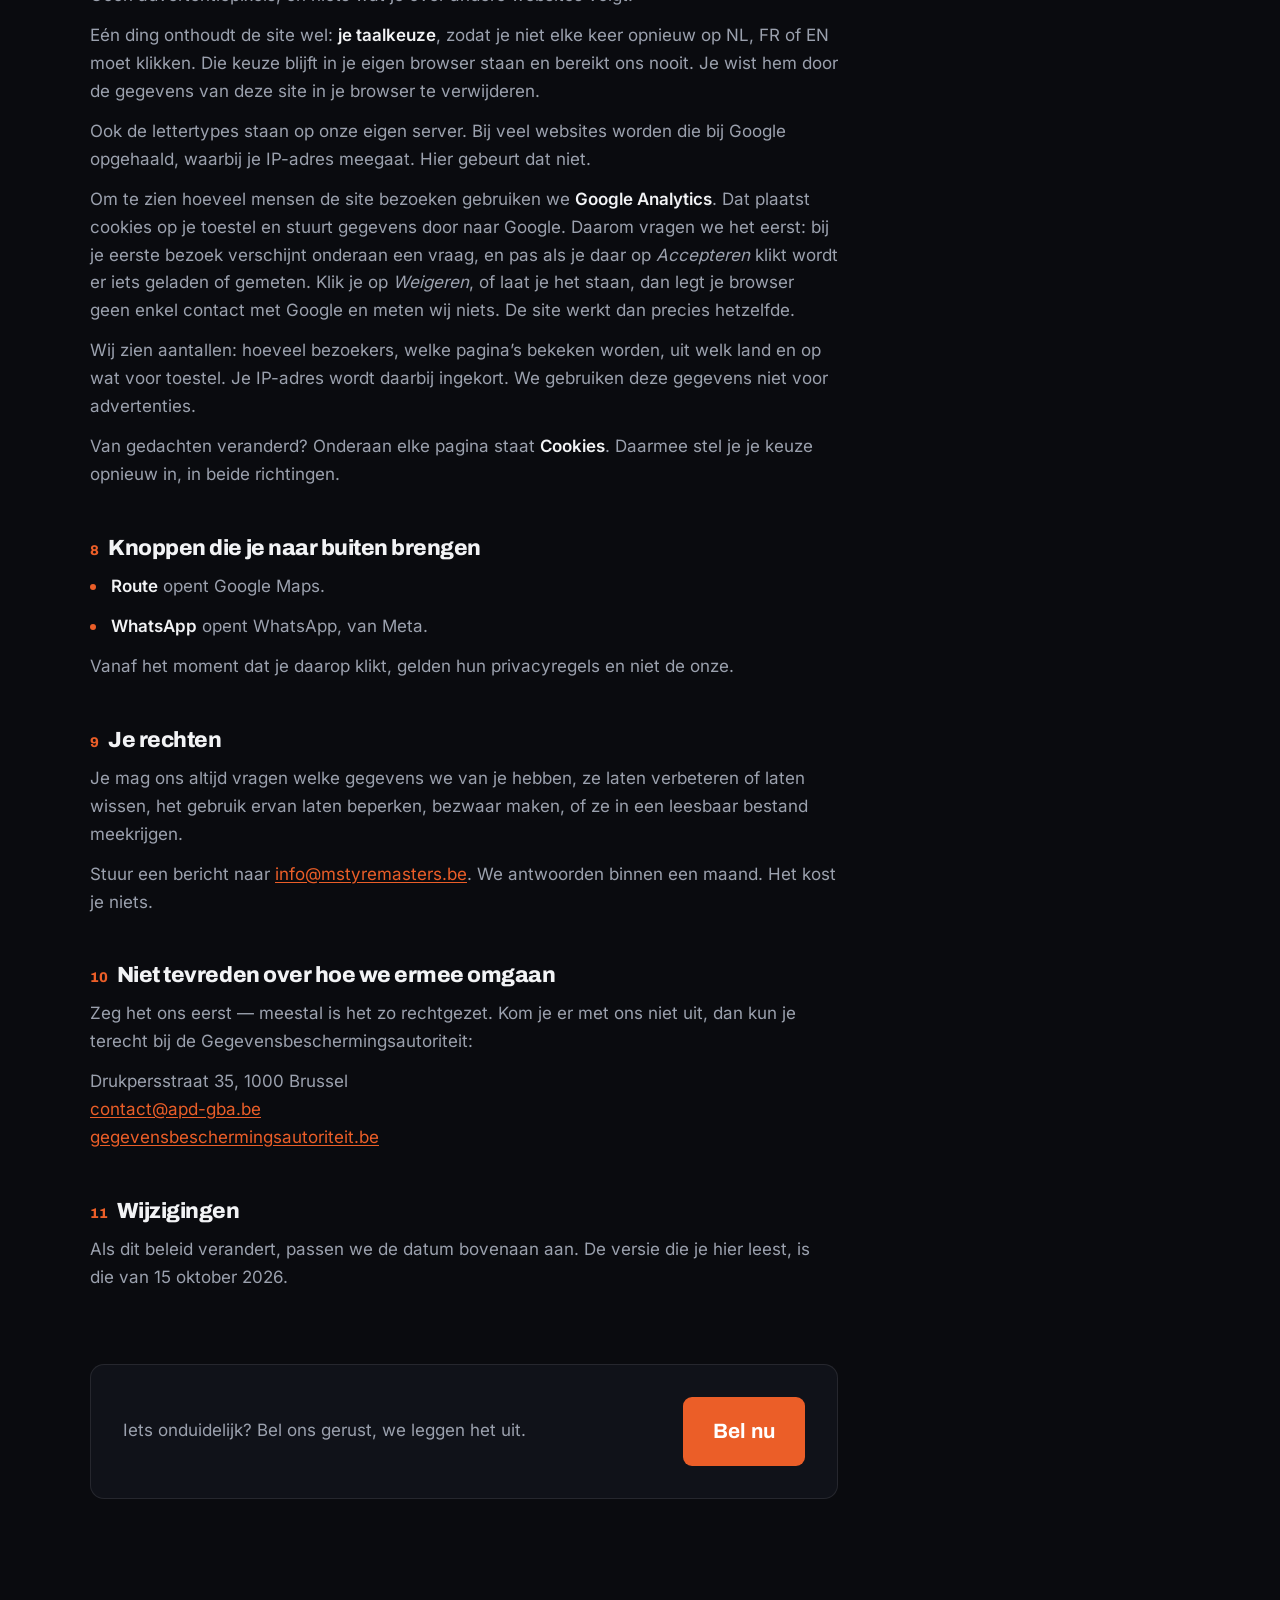
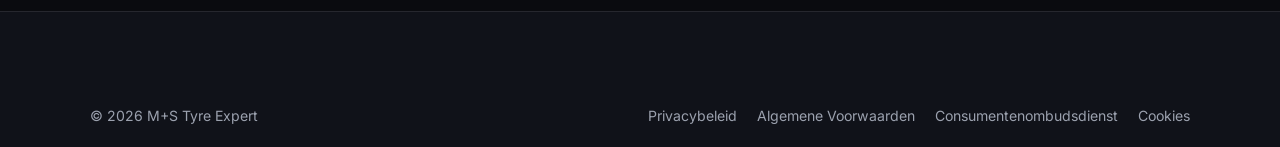
<file: privacy.html>
<!DOCTYPE html>
<html lang="nl">
<head>
<meta charset="UTF-8">
<meta name="viewport" content="width=device-width, initial-scale=1">

<title>Privacybeleid | M+S Tyre Expert</title>
<meta name="description" content="Privacybeleid van M+S Tyre Expert: welke gegevens we verzamelen, waarvoor, hoelang, en welke rechten je hebt. Geen trackingcookies.">
<link rel="canonical" href="https://mstyreexperts.com/privacy.html">
<meta name="theme-color" content="#0A0B0F">
<meta name="robots" content="index, follow">

<link rel="icon" href="favicon.ico" sizes="48x48">
<link rel="icon" href="favicon.svg" type="image/svg+xml">
<link rel="apple-touch-icon" href="apple-touch-icon.png">
<link rel="manifest" href="site.webmanifest">

<link rel="preload" as="font" type="font/woff2" href="fonts/archivo-latin.woff2" crossorigin>
<link rel="preload" as="font" type="font/woff2" href="fonts/inter-latin.woff2" crossorigin>
<link rel="stylesheet" href="fonts.css">
<link rel="stylesheet" href="style.css">
</head>
<body class="legal-page" data-title-key="pp_title">

<a class="skip-link" href="#main" data-i18n="skip_link">Naar hoofdinhoud</a>

<header class="site-header scrolled">
  <div class="wrap header-inner">
    <a href="index.html" class="brand" aria-label="M+S Tyre Expert">
      <span class="brand-mark">M+S</span>
      <span class="brand-word">Tyre Expert</span>
    </a>
    <div class="header-actions header-actions-legal">
      <div class="lang-switcher" role="group" aria-label="Taal / Langue / Language">
        <button type="button" onclick="changeLanguage('nl')" class="lang-btn active" lang="nl">NL</button>
        <button type="button" onclick="changeLanguage('fr')" class="lang-btn" lang="fr">FR</button>
        <button type="button" onclick="changeLanguage('en')" class="lang-btn" lang="en">EN</button>
      </div>
      <a href="index.html" class="btn btn-ghost btn-sm" data-i18n="back_to_site">Terug naar de site</a>
    </div>
  </div>
</header>

<main id="main" class="legal">
  <div class="wrap legal-wrap">

    <article class="legal-body">
      <p class="eyebrow" data-i18n="pp_eyebrow">Jouw gegevens</p>
      <h1 data-i18n="pp_title">Privacybeleid</h1>
      <p class="legal-lead" data-i18n="pp_lead">We houden het kort en eerlijk: we vragen zo weinig mogelijk, we verkopen niets door, en deze website volgt je niet.</p>
      <p class="legal-updated"><span data-i18n="updated_label">Laatst bijgewerkt</span>: <span data-i18n="updated_date">15 oktober 2026</span></p>

      <section id="pp-who" class="legal-section">
        <h2><span class="legal-num">1</span><span data-i18n="pp_who_t">Wie verwerkt je gegevens</span></h2>
        <div data-i18n-html="pp_who_b"><p>TYRE EXPERT SRL, En Hayeneux 73, 4040 Herstal — BTW BE 1026.669.972, RPR Luik. Je bereikt ons op <a href="mailto:info@mstyremasters.be">info@mstyremasters.be</a> of op het nummer van de vestiging waar je langsgaat.</p><p>Je komt ons ook tegen als <strong>M+S Bandenexperts</strong>. Dat is hetzelfde bedrijf.</p></div>
      </section>

      <section id="pp-what" class="legal-section">
        <h2><span class="legal-num">2</span><span data-i18n="pp_what_t">Welke gegevens we verzamelen</span></h2>
        <div data-i18n-html="pp_what_b"><ul><li>Wat je ons zelf vertelt: je naam, telefoonnummer of e-mailadres, je bandenmaat en wat er met je wagen aan de hand is — via telefoon, WhatsApp, e-mail of gewoon aan de balie.</li><li>De gegevens die op je factuur moeten staan, als je er een vraagt.</li></ul><p>Meer niet. Er is geen account, geen webshop en geen nieuwsbrief. Je kunt deze hele website doorlopen zonder iets achter te laten.</p></div>
      </section>

      <section id="pp-why" class="legal-section">
        <h2><span class="legal-num">3</span><span data-i18n="pp_why_t">Waarvoor we ze gebruiken</span></h2>
        <div data-i18n-html="pp_why_b"><ul><li>Je verderhelpen: de juiste band zoeken, een moment afspreken, je terugbellen.</li><li>Je factuur opmaken en onze boekhouding bijhouden.</li></ul><p>We gebruiken je gegevens nooit om je ongevraagd reclame te sturen.</p></div>
      </section>

      <section id="pp-basis" class="legal-section">
        <h2><span class="legal-num">4</span><span data-i18n="pp_basis_t">Op welke grond</span></h2>
        <div data-i18n-html="pp_basis_b"><ul><li><strong>Uitvoering van de overeenkomst</strong> — je vraagt ons werk aan je wagen te doen.</li><li><strong>Wettelijke verplichting</strong> — facturen en boekhouding moeten we bijhouden.</li><li><strong>Gerechtvaardigd belang</strong> — je vraag beantwoorden als je ons belt of mailt.</li></ul></div>
      </section>

      <section id="pp-long" class="legal-section">
        <h2><span class="legal-num">5</span><span data-i18n="pp_long_t">Hoe lang we ze bijhouden</span></h2>
        <div data-i18n-html="pp_long_b"><ul><li>Facturen en boekhouding: zeven jaar, omdat de wet dat oplegt.</li><li>Losse vragen per mail of WhatsApp: tot ze afgehandeld zijn, daarna ruimen we ze op.</li></ul></div>
      </section>

      <section id="pp-share" class="legal-section">
        <h2><span class="legal-num">6</span><span data-i18n="pp_share_t">Wie ze nog meer ziet</span></h2>
        <div data-i18n-html="pp_share_b"><p>Niemand, op twee uitzonderingen na: onze boekhouder, en de overheid wanneer de wet ons verplicht iets te geven. We verkopen of verhuren je gegevens aan niemand.</p></div>
      </section>

      <section id="pp-site" class="legal-section">
        <h2><span class="legal-num">7</span><span data-i18n="pp_site_t">Wat deze website zelf opslaat</span></h2>
        <div data-i18n-html="pp_site_b"><p>Geen advertentiepixels, en niets wat je over andere websites volgt.</p><p>Eén ding onthoudt de site wel: <strong>je taalkeuze</strong>, zodat je niet elke keer opnieuw op NL, FR of EN moet klikken. Die keuze blijft in je eigen browser staan en bereikt ons nooit. Je wist hem door de gegevens van deze site in je browser te verwijderen.</p><p>Ook de lettertypes staan op onze eigen server. Bij veel websites worden die bij Google opgehaald, waarbij je IP-adres meegaat. Hier gebeurt dat niet.</p><div data-stats="google"><p>Om te zien hoeveel mensen de site bezoeken gebruiken we <strong>Google Analytics</strong>. Dat plaatst cookies op je toestel en stuurt gegevens door naar Google. Daarom vragen we het eerst: bij je eerste bezoek verschijnt onderaan een vraag, en pas als je daar op <em>Accepteren</em> klikt wordt er iets geladen of gemeten. Klik je op <em>Weigeren</em>, of laat je het staan, dan legt je browser geen enkel contact met Google en meten wij niets. De site werkt dan precies hetzelfde.</p><p>Wij zien aantallen: hoeveel bezoekers, welke pagina’s bekeken worden, uit welk land en op wat voor toestel. Je IP-adres wordt daarbij ingekort. We gebruiken deze gegevens niet voor advertenties.</p><p>Van gedachten veranderd? Onderaan elke pagina staat <strong>Cookies</strong>. Daarmee stel je je keuze opnieuw in, in beide richtingen.</p></div></div>
      </section>

      <section id="pp-links" class="legal-section">
        <h2><span class="legal-num">8</span><span data-i18n="pp_links_t">Knoppen die je naar buiten brengen</span></h2>
        <div data-i18n-html="pp_links_b"><ul><li><strong>Route</strong> opent Google Maps.</li><li><strong>WhatsApp</strong> opent WhatsApp, van Meta.</li></ul><p>Vanaf het moment dat je daarop klikt, gelden hun privacyregels en niet de onze.</p></div>
      </section>

      <section id="pp-rights" class="legal-section">
        <h2><span class="legal-num">9</span><span data-i18n="pp_rights_t">Je rechten</span></h2>
        <div data-i18n-html="pp_rights_b"><p>Je mag ons altijd vragen welke gegevens we van je hebben, ze laten verbeteren of laten wissen, het gebruik ervan laten beperken, bezwaar maken, of ze in een leesbaar bestand meekrijgen.</p><p>Stuur een bericht naar <a href="mailto:info@mstyremasters.be">info@mstyremasters.be</a>. We antwoorden binnen een maand. Het kost je niets.</p></div>
      </section>

      <section id="pp-complaint" class="legal-section">
        <h2><span class="legal-num">10</span><span data-i18n="pp_complaint_t">Niet tevreden over hoe we ermee omgaan</span></h2>
        <div data-i18n-html="pp_complaint_b"><p>Zeg het ons eerst — meestal is het zo rechtgezet. Kom je er met ons niet uit, dan kun je terecht bij de Gegevensbeschermingsautoriteit:</p><p>Drukpersstraat 35, 1000 Brussel<br><a href="mailto:contact@apd-gba.be">contact@apd-gba.be</a><br><a href="https://www.gegevensbeschermingsautoriteit.be" target="_blank" rel="noopener">gegevensbeschermingsautoriteit.be</a></p></div>
      </section>

      <section id="pp-changes" class="legal-section">
        <h2><span class="legal-num">11</span><span data-i18n="pp_changes_t">Wijzigingen</span></h2>
        <div data-i18n-html="pp_changes_b"><p>Als dit beleid verandert, passen we de datum bovenaan aan. De versie die je hier leest, is die van 15 oktober 2026.</p></div>
      </section>

      <div class="legal-end">
        <p data-i18n="legal_help">Iets onduidelijk? Bel ons gerust, we leggen het uit.</p>
        <a href="tel:089370557" class="btn btn-primary" data-i18n="btn_call_now">Bel nu</a>
      </div>
    </article>

    <nav class="legal-toc" aria-labelledby="tocTitle">
      <p class="legal-toc-title" id="tocTitle" data-i18n="toc_title">Op deze pagina</p>
      <ol>
        <li><a href="#pp-who" data-i18n="pp_who_t">Wie verwerkt je gegevens</a></li>
        <li><a href="#pp-what" data-i18n="pp_what_t">Welke gegevens we verzamelen</a></li>
        <li><a href="#pp-why" data-i18n="pp_why_t">Waarvoor we ze gebruiken</a></li>
        <li><a href="#pp-basis" data-i18n="pp_basis_t">Op welke grond</a></li>
        <li><a href="#pp-long" data-i18n="pp_long_t">Hoe lang we ze bijhouden</a></li>
        <li><a href="#pp-share" data-i18n="pp_share_t">Wie ze nog meer ziet</a></li>
        <li><a href="#pp-site" data-i18n="pp_site_t">Wat deze website zelf opslaat</a></li>
        <li><a href="#pp-links" data-i18n="pp_links_t">Knoppen die je naar buiten brengen</a></li>
        <li><a href="#pp-rights" data-i18n="pp_rights_t">Je rechten</a></li>
        <li><a href="#pp-complaint" data-i18n="pp_complaint_t">Niet tevreden over hoe we ermee omgaan</a></li>
        <li><a href="#pp-changes" data-i18n="pp_changes_t">Wijzigingen</a></li>
      </ol>
    </nav>

  </div>
</main>

<footer class="site-footer">
  <div class="wrap footer-bar">
    <p>© <span id="year">2026</span> M+S Tyre Expert</p>
    <nav class="legal-links" aria-label="Juridisch">
      <a href="privacy.html" data-i18n="privacy_link">Privacybeleid</a>
      <a href="voorwaarden.html" data-i18n="terms_link">Algemene Voorwaarden</a>
      <a href="https://consumentenombudsdienst.be/nl" target="_blank" rel="noopener" data-i18n="complaints_link">Consumentenombudsdienst</a>
      <a href="#" data-cookie-settings>Cookies</a>
    </nav>
  </div>
</footer>

<script src="legal.js" defer></script>
<script src="consent.js" defer></script>
</body>
</html>
</file>
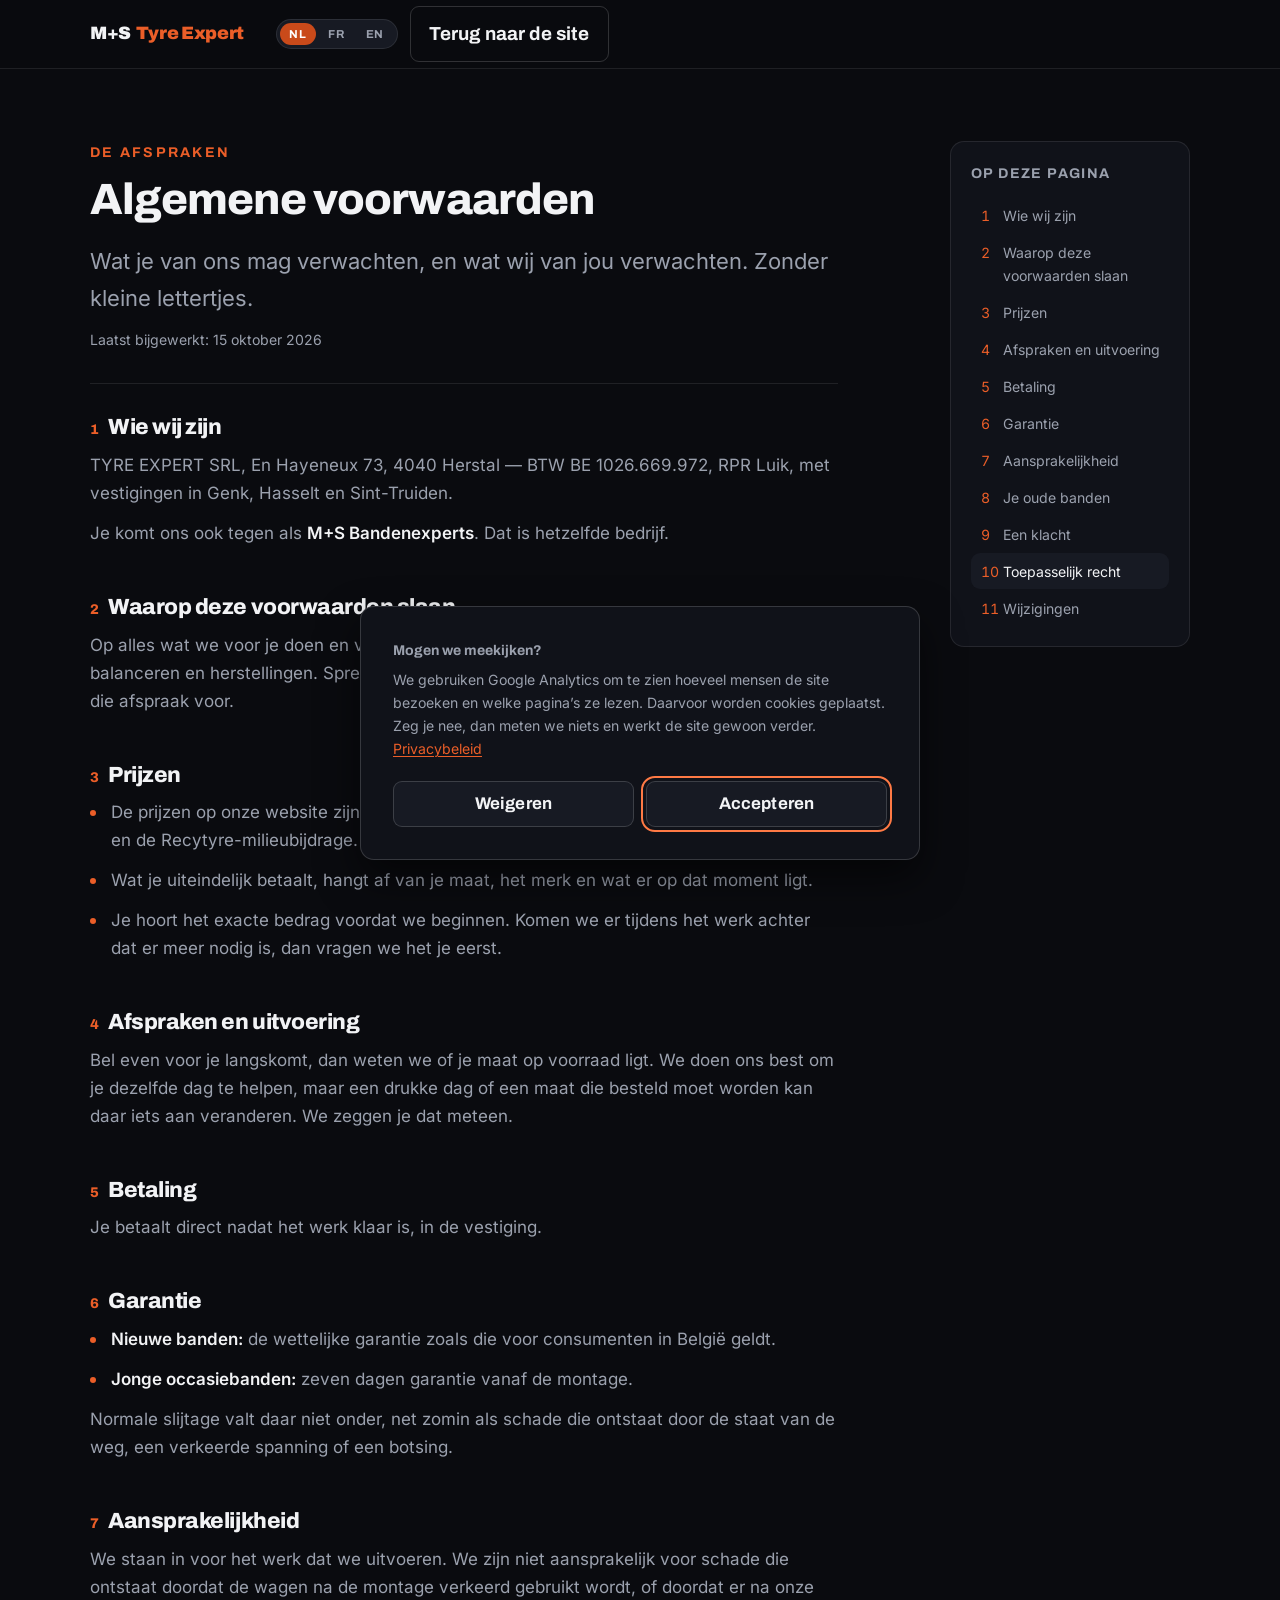
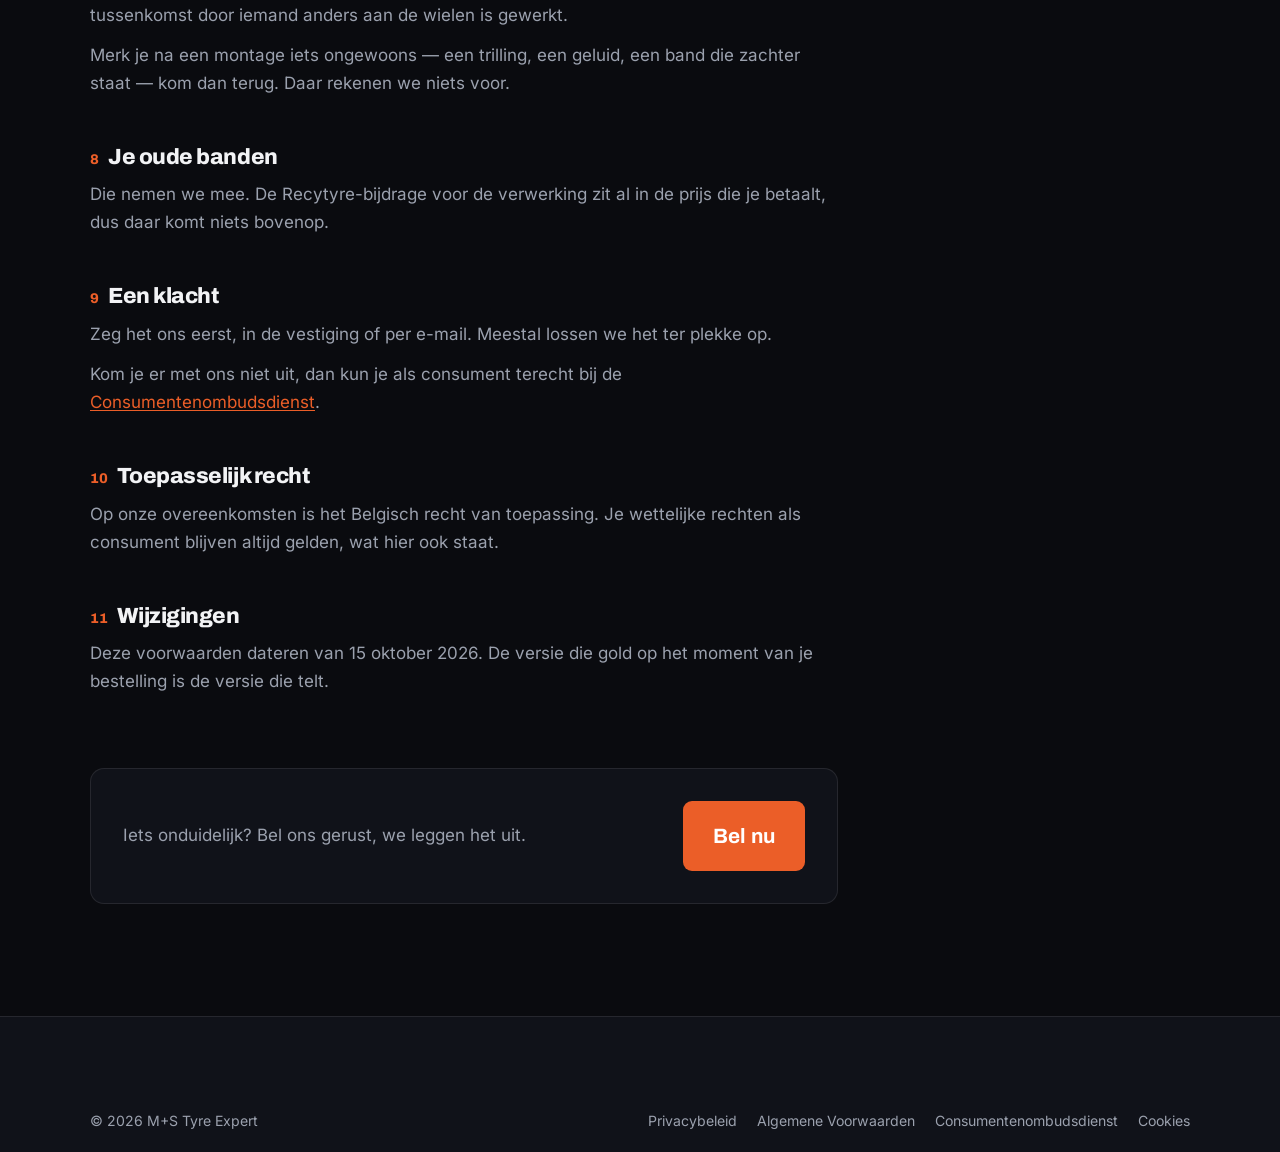
<file: voorwaarden.html>
<!DOCTYPE html>
<html lang="nl">
<head>
<meta charset="UTF-8">
<meta name="viewport" content="width=device-width, initial-scale=1">

<title>Algemene voorwaarden | M+S Tyre Expert</title>
<meta name="description" content="Algemene voorwaarden van M+S Tyre Expert: prijzen, betaling, garantie op nieuwe en occasiebanden, aansprakelijkheid en klachten.">
<link rel="canonical" href="https://mstyreexperts.com/voorwaarden.html">
<meta name="theme-color" content="#0A0B0F">
<meta name="robots" content="index, follow">

<link rel="icon" href="favicon.ico" sizes="48x48">
<link rel="icon" href="favicon.svg" type="image/svg+xml">
<link rel="apple-touch-icon" href="apple-touch-icon.png">
<link rel="manifest" href="site.webmanifest">

<link rel="preload" as="font" type="font/woff2" href="fonts/archivo-latin.woff2" crossorigin>
<link rel="preload" as="font" type="font/woff2" href="fonts/inter-latin.woff2" crossorigin>
<link rel="stylesheet" href="fonts.css">
<link rel="stylesheet" href="style.css">
</head>
<body class="legal-page" data-title-key="tc_title">

<a class="skip-link" href="#main" data-i18n="skip_link">Naar hoofdinhoud</a>

<header class="site-header scrolled">
  <div class="wrap header-inner">
    <a href="index.html" class="brand" aria-label="M+S Tyre Expert">
      <span class="brand-mark">M+S</span>
      <span class="brand-word">Tyre Expert</span>
    </a>
    <div class="header-actions header-actions-legal">
      <div class="lang-switcher" role="group" aria-label="Taal / Langue / Language">
        <button type="button" onclick="changeLanguage('nl')" class="lang-btn active" lang="nl">NL</button>
        <button type="button" onclick="changeLanguage('fr')" class="lang-btn" lang="fr">FR</button>
        <button type="button" onclick="changeLanguage('en')" class="lang-btn" lang="en">EN</button>
      </div>
      <a href="index.html" class="btn btn-ghost btn-sm" data-i18n="back_to_site">Terug naar de site</a>
    </div>
  </div>
</header>

<main id="main" class="legal">
  <div class="wrap legal-wrap">

    <article class="legal-body">
      <p class="eyebrow" data-i18n="tc_eyebrow">De afspraken</p>
      <h1 data-i18n="tc_title">Algemene voorwaarden</h1>
      <p class="legal-lead" data-i18n="tc_lead">Wat je van ons mag verwachten, en wat wij van jou verwachten. Zonder kleine lettertjes.</p>
      <p class="legal-updated"><span data-i18n="updated_label">Laatst bijgewerkt</span>: <span data-i18n="updated_date">15 oktober 2026</span></p>

      <section id="tc-who" class="legal-section">
        <h2><span class="legal-num">1</span><span data-i18n="tc_who_t">Wie wij zijn</span></h2>
        <div data-i18n-html="tc_who_b"><p>TYRE EXPERT SRL, En Hayeneux 73, 4040 Herstal — BTW BE 1026.669.972, RPR Luik, met vestigingen in Genk, Hasselt en Sint-Truiden.</p><p>Je komt ons ook tegen als <strong>M+S Bandenexperts</strong>. Dat is hetzelfde bedrijf.</p></div>
      </section>

      <section id="tc-scope" class="legal-section">
        <h2><span class="legal-num">2</span><span data-i18n="tc_scope_t">Waarop deze voorwaarden slaan</span></h2>
        <div data-i18n-html="tc_scope_b"><p>Op alles wat we voor je doen en verkopen: nieuwe banden, jonge occasiebanden, montage, balanceren en herstellingen. Spreken we iets anders af, dan zetten we dat op papier en gaat die afspraak voor.</p></div>
      </section>

      <section id="tc-prices" class="legal-section">
        <h2><span class="legal-num">3</span><span data-i18n="tc_prices_t">Prijzen</span></h2>
        <div data-i18n-html="tc_prices_b"><ul><li>De prijzen op onze website zijn <strong>vanafprijzen per band</strong>, inclusief btw, montage, balanceren en de Recytyre-milieubijdrage.</li><li>Wat je uiteindelijk betaalt, hangt af van je maat, het merk en wat er op dat moment ligt.</li><li>Je hoort het exacte bedrag voordat we beginnen. Komen we er tijdens het werk achter dat er meer nodig is, dan vragen we het je eerst.</li></ul></div>
      </section>

      <section id="tc-appointment" class="legal-section">
        <h2><span class="legal-num">4</span><span data-i18n="tc_appointment_t">Afspraken en uitvoering</span></h2>
        <div data-i18n-html="tc_appointment_b"><p>Bel even voor je langskomt, dan weten we of je maat op voorraad ligt. We doen ons best om je dezelfde dag te helpen, maar een drukke dag of een maat die besteld moet worden kan daar iets aan veranderen. We zeggen je dat meteen.</p></div>
      </section>

      <section id="tc-payment" class="legal-section">
        <h2><span class="legal-num">5</span><span data-i18n="tc_payment_t">Betaling</span></h2>
        <div data-i18n-html="tc_payment_b"><p>Je betaalt direct nadat het werk klaar is, in de vestiging.</p></div>
      </section>

      <section id="tc-warranty" class="legal-section">
        <h2><span class="legal-num">6</span><span data-i18n="tc_warranty_t">Garantie</span></h2>
        <div data-i18n-html="tc_warranty_b"><ul><li><strong>Nieuwe banden:</strong> de wettelijke garantie zoals die voor consumenten in België geldt.</li><li><strong>Jonge occasiebanden:</strong> zeven dagen garantie vanaf de montage.</li></ul><p>Normale slijtage valt daar niet onder, net zomin als schade die ontstaat door de staat van de weg, een verkeerde spanning of een botsing.</p></div>
      </section>

      <section id="tc-liability" class="legal-section">
        <h2><span class="legal-num">7</span><span data-i18n="tc_liability_t">Aansprakelijkheid</span></h2>
        <div data-i18n-html="tc_liability_b"><p>We staan in voor het werk dat we uitvoeren. We zijn niet aansprakelijk voor schade die ontstaat doordat de wagen na de montage verkeerd gebruikt wordt, of doordat er na onze tussenkomst door iemand anders aan de wielen is gewerkt.</p><p>Merk je na een montage iets ongewoons — een trilling, een geluid, een band die zachter staat — kom dan terug. Daar rekenen we niets voor.</p></div>
      </section>

      <section id="tc-oldtyres" class="legal-section">
        <h2><span class="legal-num">8</span><span data-i18n="tc_oldtyres_t">Je oude banden</span></h2>
        <div data-i18n-html="tc_oldtyres_b"><p>Die nemen we mee. De Recytyre-bijdrage voor de verwerking zit al in de prijs die je betaalt, dus daar komt niets bovenop.</p></div>
      </section>

      <section id="tc-complaints" class="legal-section">
        <h2><span class="legal-num">9</span><span data-i18n="tc_complaints_t">Een klacht</span></h2>
        <div data-i18n-html="tc_complaints_b"><p>Zeg het ons eerst, in de vestiging of per e-mail. Meestal lossen we het ter plekke op.</p><p>Kom je er met ons niet uit, dan kun je als consument terecht bij de <a href="https://consumentenombudsdienst.be/nl" target="_blank" rel="noopener">Consumentenombudsdienst</a>.</p></div>
      </section>

      <section id="tc-law" class="legal-section">
        <h2><span class="legal-num">10</span><span data-i18n="tc_law_t">Toepasselijk recht</span></h2>
        <div data-i18n-html="tc_law_b"><p>Op onze overeenkomsten is het Belgisch recht van toepassing. Je wettelijke rechten als consument blijven altijd gelden, wat hier ook staat.</p></div>
      </section>

      <section id="tc-changes" class="legal-section">
        <h2><span class="legal-num">11</span><span data-i18n="tc_changes_t">Wijzigingen</span></h2>
        <div data-i18n-html="tc_changes_b"><p>Deze voorwaarden dateren van 15 oktober 2026. De versie die gold op het moment van je bestelling is de versie die telt.</p></div>
      </section>

      <div class="legal-end">
        <p data-i18n="legal_help">Iets onduidelijk? Bel ons gerust, we leggen het uit.</p>
        <a href="tel:089370557" class="btn btn-primary" data-i18n="btn_call_now">Bel nu</a>
      </div>
    </article>

    <nav class="legal-toc" aria-labelledby="tocTitle">
      <p class="legal-toc-title" id="tocTitle" data-i18n="toc_title">Op deze pagina</p>
      <ol>
        <li><a href="#tc-who" data-i18n="tc_who_t">Wie wij zijn</a></li>
        <li><a href="#tc-scope" data-i18n="tc_scope_t">Waarop deze voorwaarden slaan</a></li>
        <li><a href="#tc-prices" data-i18n="tc_prices_t">Prijzen</a></li>
        <li><a href="#tc-appointment" data-i18n="tc_appointment_t">Afspraken en uitvoering</a></li>
        <li><a href="#tc-payment" data-i18n="tc_payment_t">Betaling</a></li>
        <li><a href="#tc-warranty" data-i18n="tc_warranty_t">Garantie</a></li>
        <li><a href="#tc-liability" data-i18n="tc_liability_t">Aansprakelijkheid</a></li>
        <li><a href="#tc-oldtyres" data-i18n="tc_oldtyres_t">Je oude banden</a></li>
        <li><a href="#tc-complaints" data-i18n="tc_complaints_t">Een klacht</a></li>
        <li><a href="#tc-law" data-i18n="tc_law_t">Toepasselijk recht</a></li>
        <li><a href="#tc-changes" data-i18n="tc_changes_t">Wijzigingen</a></li>
      </ol>
    </nav>

  </div>
</main>

<footer class="site-footer">
  <div class="wrap footer-bar">
    <p>© <span id="year">2026</span> M+S Tyre Expert</p>
    <nav class="legal-links" aria-label="Juridisch">
      <a href="privacy.html" data-i18n="privacy_link">Privacybeleid</a>
      <a href="voorwaarden.html" data-i18n="terms_link">Algemene Voorwaarden</a>
      <a href="https://consumentenombudsdienst.be/nl" target="_blank" rel="noopener" data-i18n="complaints_link">Consumentenombudsdienst</a>
      <a href="#" data-cookie-settings>Cookies</a>
    </nav>
  </div>
</footer>

<script src="legal.js" defer></script>
<script src="consent.js" defer></script>
</body>
</html>
</file>
<file: fonts.css>
/* Zelf gehost, opgehaald met tools/fetch-fonts.py.
   Zo gaat er geen verzoek — en dus geen IP-adres van een bezoeker —
   naar Google alleen maar om de letters te laden. */

@font-face {
  font-family: 'Inter';
  font-style: normal;
  font-weight: 400 700;
  font-display: swap;
  src: url('fonts/inter-latin-ext.woff2') format('woff2');
  unicode-range: U+0100-02BA, U+02BD-02C5, U+02C7-02CC, U+02CE-02D7, U+02DD-02FF, U+0304, U+0308, U+0329, U+1D00-1DBF, U+1E00-1E9F, U+1EF2-1EFF, U+2020, U+20A0-20AB, U+20AD-20C4, U+2113, U+2C60-2C7F, U+A720-A7FF;
}

@font-face {
  font-family: 'Inter';
  font-style: normal;
  font-weight: 400 700;
  font-display: swap;
  src: url('fonts/inter-latin.woff2') format('woff2');
  unicode-range: U+0000-00FF, U+0131, U+0152-0153, U+02BB-02BC, U+02C6, U+02DA, U+02DC, U+0304, U+0308, U+0329, U+2000-206F, U+20AC, U+2122, U+2191, U+2193, U+2212, U+2215, U+FEFF, U+FFFD;
}

@font-face {
  font-family: 'Archivo';
  font-style: normal;
  font-weight: 600 900;
  font-display: swap;
  src: url('fonts/archivo-latin-ext.woff2') format('woff2');
  unicode-range: U+0100-02BA, U+02BD-02C5, U+02C7-02CC, U+02CE-02D7, U+02DD-02FF, U+0304, U+0308, U+0329, U+1D00-1DBF, U+1E00-1E9F, U+1EF2-1EFF, U+2020, U+20A0-20AB, U+20AD-20C4, U+2113, U+2C60-2C7F, U+A720-A7FF;
}

@font-face {
  font-family: 'Archivo';
  font-style: normal;
  font-weight: 600 900;
  font-display: swap;
  src: url('fonts/archivo-latin.woff2') format('woff2');
  unicode-range: U+0000-00FF, U+0131, U+0152-0153, U+02BB-02BC, U+02C6, U+02DA, U+02DC, U+0304, U+0308, U+0329, U+2000-206F, U+20AC, U+2122, U+2191, U+2193, U+2212, U+2215, U+FEFF, U+FFFD;
}
</file>
<file: style.css>
/* =========================================================================
   M+S Tyre Expert
   Opbouw: 1 tokens  2 basis  3 hulpklassen  4 knoppen  5 header
           6 hero  7 usp  8 secties  9 vestigingen  10 prijzen
           11 merken  12 cta  13 footer  14 belbalk  15 modals
   ========================================================================= */

/* 1 ----------------------------------------------------------- tokens --- */
:root {
  /* kleuren */
  --bg:        #0A0B0F;
  --bg-2:      #101219;
  --bg-3:      #171A23;
  --line:      rgba(255, 255, 255, 0.09);
  --line-str:  rgba(255, 255, 255, 0.16);
  --text:      #F2F3F5;
  --muted:     #9BA1AE;
  --brand:     #EB5E28;
  --brand-hi:  #FF7A45;
  --brand-dim: rgba(235, 94, 40, 0.14);
  --brand-deep: #C94A1A;   /* wit hierop haalt 4,69 — voor kleine vlakjes */
  --open:      #35C77E;
  --closed:    #E0564B;

  /* typografie */
  --font-display: 'Archivo', system-ui, -apple-system, sans-serif;
  --font-body:    'Inter', system-ui, -apple-system, sans-serif;

  --step--1: clamp(0.80rem, 0.77rem + 0.14vw, 0.88rem);
  --step-0:  clamp(0.95rem, 0.91rem + 0.20vw, 1.06rem);
  --step-1:  clamp(1.15rem, 1.07rem + 0.38vw, 1.38rem);
  --step-2:  clamp(1.45rem, 1.29rem + 0.78vw, 1.95rem);
  --step-3:  clamp(1.85rem, 1.55rem + 1.48vw, 2.75rem);
  --step-4:  clamp(2.30rem, 1.75rem + 2.70vw, 4.00rem);

  /* ruimte */
  --sp-1: 0.375rem;
  --sp-2: 0.75rem;
  --sp-3: 1.25rem;
  --sp-4: 2rem;
  --sp-5: 3rem;
  --sp-6: 4.5rem;
  --sp-7: 7rem;

  --wrap: 1180px;
  --gutter: clamp(1.1rem, 4vw, 2.5rem);
  --radius: 14px;
  --radius-sm: 9px;
  --ease: cubic-bezier(0.22, 0.75, 0.3, 1);

  --header-h: 68px;

  /* Knoptekst blijft op of boven 18.66px, zodat wit op oranje
     als grote tekst telt en de contrastnorm haalt. */
  --btn-text: clamp(1.18rem, 1.12rem + 0.22vw, 1.3rem);
}

/* 2 ------------------------------------------------------------ basis --- */
*, *::before, *::after { box-sizing: border-box; }

html {
  scroll-behavior: smooth;
  scroll-padding-top: calc(var(--header-h) + 12px);
  -webkit-text-size-adjust: 100%;
}

body {
  margin: 0;
  background: var(--bg);
  color: var(--text);
  font-family: var(--font-body);
  font-size: var(--step-0);
  line-height: 1.65;
  -webkit-font-smoothing: antialiased;
  overflow-x: hidden;
}

h1, h2, h3 {
  font-family: var(--font-display);
  font-weight: 800;
  line-height: 1.08;
  letter-spacing: -0.022em;
  margin: 0;
  text-wrap: balance;
}

p { margin: 0; }
img, picture, svg { display: block; max-width: 100%; }
img { height: auto; }

a { color: inherit; text-decoration: none; }

ul { margin: 0; padding: 0; list-style: none; }

address { font-style: normal; }

:focus-visible {
  outline: 2px solid var(--brand-hi);
  outline-offset: 3px;
  border-radius: 4px;
}

::selection { background: var(--brand); color: #fff; }

/* 3 ------------------------------------------------------ hulpklassen --- */
.wrap {
  width: 100%;
  max-width: var(--wrap);
  margin-inline: auto;
  padding-inline: var(--gutter);
}

.sr-only {
  position: absolute;
  width: 1px; height: 1px;
  padding: 0; margin: -1px;
  overflow: hidden;
  clip-path: inset(50%);
  white-space: nowrap;
}

.skip-link {
  position: absolute;
  left: var(--sp-3);
  top: -100px;
  z-index: 200;
  background: var(--brand-deep);
  color: #fff;
  padding: 0.7rem 1.1rem;
  border-radius: var(--radius-sm);
  font-weight: 600;
  transition: top 0.2s var(--ease);
}
.skip-link:focus { top: var(--sp-3); }

.eyebrow {
  font-family: var(--font-display);
  font-size: var(--step--1);
  font-weight: 700;
  letter-spacing: 0.16em;
  text-transform: uppercase;
  color: var(--brand);
  margin-bottom: var(--sp-2);
}

/* 4 ---------------------------------------------------------- knoppen --- */
.btn {
  display: inline-flex;
  align-items: center;
  justify-content: center;
  gap: 0.55em;
  padding: 0.8em 1.4em;
  border: 1px solid transparent;
  border-radius: var(--radius-sm);
  font-family: var(--font-display);
  font-size: var(--btn-text);
  font-weight: 700;
  letter-spacing: 0.01em;
  cursor: pointer;
  white-space: nowrap;
  transition: background 0.18s var(--ease), border-color 0.18s var(--ease),
              transform 0.18s var(--ease), color 0.18s var(--ease);
}
.btn:active { transform: translateY(1px); }

.btn .ico { width: 1.05em; height: 1.05em; fill: currentColor; flex: none; }

.btn-primary {
  background: var(--brand);
  color: #fff;
}
.btn-primary:hover { background: var(--brand-hi); }

.btn-ghost {
  background: transparent;
  border-color: var(--line-str);
  color: var(--text);
}
.btn-ghost:hover { border-color: var(--text); background: rgba(255,255,255,0.05); }

.btn-whatsapp { background: #25D366; color: #06301A; }
.btn-whatsapp:hover { background: #3BE57B; }

.btn-lg { padding: 0.9em 1.7em; font-size: clamp(1.25rem, 1.15rem + 0.4vw, 1.45rem); }
.btn-sm { padding: 0.6em 1em; font-size: 1.18rem; }

/* 5 ----------------------------------------------------------- header --- */
.site-header {
  position: sticky;
  top: 0;
  z-index: 100;
  background: rgba(10, 11, 15, 0.72);
  backdrop-filter: blur(14px);
  -webkit-backdrop-filter: blur(14px);
  border-bottom: 1px solid transparent;
  transition: background 0.25s var(--ease), border-color 0.25s var(--ease);
}
.site-header.scrolled {
  background: rgba(10, 11, 15, 0.94);
  border-bottom-color: var(--line);
}

.header-inner {
  height: var(--header-h);
  display: flex;
  align-items: center;
  gap: var(--sp-3);
}

.brand {
  font-family: var(--font-display);
  font-weight: 900;
  font-size: 1.12rem;
  letter-spacing: -0.02em;
  display: flex;
  align-items: baseline;
  gap: 0.4ch;
  flex: none;
}
.brand-mark { color: var(--text); }
.brand-word { color: var(--brand); }

.site-nav {
  display: none;
  margin-left: auto;
  gap: var(--sp-4);
  font-size: var(--step--1);
  font-weight: 500;
}
.site-nav a {
  color: var(--muted);
  position: relative;
  padding-block: 0.4rem;
  transition: color 0.18s var(--ease);
}
.site-nav a::after {
  content: '';
  position: absolute;
  left: 0; right: 0; bottom: 0;
  height: 2px;
  background: var(--brand);
  transform: scaleX(0);
  transform-origin: left;
  transition: transform 0.22s var(--ease);
}
.site-nav a:hover { color: var(--text); }
.site-nav a:hover::after,
.site-nav a.current::after { transform: scaleX(1); }
.site-nav a.current { color: var(--text); }

.header-actions {
  display: none;
  align-items: center;
  gap: var(--sp-2);
  margin-left: var(--sp-2);
}

.lang-switcher {
  display: flex;
  gap: 2px;
  padding: 3px;
  background: var(--bg-3);
  border: 1px solid var(--line);
  border-radius: 999px;
}
.lang-btn {
  appearance: none;
  border: 0;
  background: transparent;
  color: var(--muted);
  font-family: var(--font-display);
  font-size: 0.72rem;
  font-weight: 700;
  letter-spacing: 0.06em;
  padding: 0.32rem 0.6rem;
  border-radius: 999px;
  cursor: pointer;
  transition: background 0.18s var(--ease), color 0.18s var(--ease);
}
.lang-btn:hover { color: var(--text); }
.lang-btn.active { background: var(--brand-deep); color: #fff; }

.nav-toggle {
  margin-left: auto;
  width: 42px; height: 42px;
  display: grid;
  place-content: center;
  gap: 5px;
  background: transparent;
  border: 1px solid var(--line);
  border-radius: var(--radius-sm);
  cursor: pointer;
}
.nav-toggle span {
  display: block;
  width: 18px; height: 2px;
  background: var(--text);
  transition: transform 0.22s var(--ease), opacity 0.18s var(--ease);
}
.nav-toggle[aria-expanded="true"] span:nth-child(1) { transform: translateY(7px) rotate(45deg); }
.nav-toggle[aria-expanded="true"] span:nth-child(2) { opacity: 0; }
.nav-toggle[aria-expanded="true"] span:nth-child(3) { transform: translateY(-7px) rotate(-45deg); }

.mobile-nav {
  display: grid;
  grid-template-rows: 0fr;
  background: var(--bg-2);
  transition: grid-template-rows 0.3s var(--ease);
}
.mobile-nav.open { grid-template-rows: 1fr; border-top: 1px solid var(--line); }
.mobile-nav-inner { min-height: 0; overflow: hidden; }
.mobile-lang {
  margin: var(--sp-3) var(--gutter);
  width: max-content;
}
.mobile-lang .lang-btn { padding: 0.45rem 0.9rem; font-size: 0.8rem; }
.mobile-nav a {
  display: block;
  padding: 0.95rem var(--gutter);
  border-bottom: 1px solid var(--line);
  font-family: var(--font-display);
  font-weight: 600;
}
.mobile-nav a:last-child { border-bottom: 0; }

/* 6 ------------------------------------------------------------- hero --- */
.hero {
  position: relative;
  isolation: isolate;
  min-height: min(86svh, 760px);
  display: flex;
  align-items: flex-end;
  padding-block: var(--sp-6) var(--sp-6);
  margin-top: calc(var(--header-h) * -1);
  padding-top: calc(var(--header-h) + var(--sp-5));
}
.hero-img { position: absolute; inset: 0; z-index: -2; }
.hero-img img { width: 100%; height: 100%; object-fit: cover; }
.hero::after {
  content: '';
  position: absolute;
  inset: 0;
  z-index: -1;
  background:
    linear-gradient(to bottom, rgba(10,11,15,0.78) 0%, rgba(10,11,15,0.52) 38%, rgba(10,11,15,0.92) 82%, var(--bg) 100%),
    linear-gradient(to right, rgba(10,11,15,0.85) 0%, rgba(10,11,15,0.1) 70%);
}

.hero-inner { max-width: 760px; }

.hero-title {
  /* De kop noemt twee soorten banden en wordt daardoor lang. Op een
     telefoon iets kleiner, anders duwt hij de rest uit beeld. */
  font-size: clamp(1.95rem, 1.35rem + 2.9vw, 4rem);
  font-weight: 900;
  letter-spacing: -0.03em;
  margin-bottom: var(--sp-3);
}
.hero-title span, .hero-title em { display: block; font-style: normal; }
.hero-title em { color: var(--brand); }

.hero-sub {
  font-size: var(--step-1);
  color: rgba(255,255,255,0.82);
  max-width: 54ch;
  margin-bottom: var(--sp-4);
}

.hero-cta {
  display: flex;
  flex-wrap: wrap;
  gap: var(--sp-2);
  margin-bottom: var(--sp-5);
}
/* op smalle schermen even breed, anders ogen ze scheef */
@media (max-width: 479px) {
  .hero-cta .btn { flex: 1 1 100%; }
}

.hero-trust {
  display: flex;
  flex-wrap: wrap;
  gap: var(--sp-2) var(--sp-4);
  padding-top: var(--sp-3);
  border-top: 1px solid var(--line-str);
  font-size: var(--step--1);
  color: var(--muted);
}
.hero-trust li { display: flex; align-items: baseline; gap: 0.5ch; }
.hero-trust strong {
  font-family: var(--font-display);
  color: var(--text);
  font-size: var(--step-0);
}

/* 7 -------------------------------------------------------------- usp --- */
.usp-strip {
  background: var(--bg-2);
  border-block: 1px solid var(--line);
  padding-block: var(--sp-5);
}
.usp-grid {
  display: grid;
  gap: var(--sp-4);
}
.usp svg {
  width: 26px; height: 26px;
  fill: none;
  stroke: var(--brand);
  stroke-width: 1.6;
  stroke-linecap: round;
  stroke-linejoin: round;
  margin-bottom: var(--sp-2);
}
.usp h2 { font-size: var(--step-1); margin-bottom: 0.4rem; }
.usp p { color: var(--muted); font-size: var(--step--1); }

/* 8 ---------------------------------------------------------- secties --- */
.section { padding-block: var(--sp-7); }
.section-alt { background: var(--bg-2); border-block: 1px solid var(--line); }

.section-head {
  max-width: 62ch;
  margin-bottom: var(--sp-5);
}
.section-title { font-size: var(--step-3); margin-bottom: var(--sp-2); }
.section-lead { color: var(--muted); font-size: var(--step-1); }

/* 9 ------------------------------------------------------- vestigingen --- */
.branch-grid {
  display: grid;
  gap: var(--sp-3);
}

.branch {
  background: var(--bg-2);
  border: 1px solid var(--line);
  border-radius: var(--radius);
  overflow: hidden;
  display: flex;
  flex-direction: column;
  transition: border-color 0.22s var(--ease), transform 0.22s var(--ease);
}
.branch:hover { border-color: var(--line-str); transform: translateY(-3px); }

.branch-media { position: relative; aspect-ratio: 3 / 2; }
.branch-media img { width: 100%; height: 100%; object-fit: cover; }

.status {
  position: absolute;
  top: var(--sp-2);
  left: var(--sp-2);
  display: inline-flex;
  align-items: center;
  gap: 0.45em;
  padding: 0.35rem 0.7rem;
  border-radius: 999px;
  background: rgba(10, 11, 15, 0.82);
  backdrop-filter: blur(8px);
  -webkit-backdrop-filter: blur(8px);
  border: 1px solid var(--line-str);
  font-family: var(--font-display);
  font-size: 0.7rem;
  font-weight: 700;
  letter-spacing: 0.08em;
  text-transform: uppercase;
}
.status i {
  width: 7px; height: 7px;
  border-radius: 50%;
  background: var(--muted);
  flex: none;
}
.status.is-open i { background: var(--open); box-shadow: 0 0 0 3px rgba(53,199,126,0.22); }
.status.is-open { color: var(--open); }
.status.is-closed i { background: var(--closed); }
.status.is-closed { color: var(--closed); }

.branch-body {
  padding: var(--sp-3);
  display: flex;
  flex-direction: column;
  gap: 0.3rem;
  flex: 1;
}
.branch-body h3 { font-size: var(--step-2); }
.branch-body address { color: var(--muted); font-size: var(--step--1); }
.branch-hours { color: var(--muted); font-size: var(--step--1); }
.branch-phone {
  font-family: var(--font-display);
  font-weight: 700;
  font-size: var(--step-1);
  margin-block: 0.2rem;
}
.branch-phone a:hover { color: var(--brand); }
.branch-actions {
  display: flex;
  gap: var(--sp-1);
  margin-top: auto;
  padding-top: var(--sp-3);
}
.branch-actions .btn { flex: 1; }

/* 10 ---------------------------------------------------------- prijzen --- */
.price-card {
  background: var(--bg);
  border: 1px solid var(--line);
  border-radius: var(--radius);
  overflow: hidden;
}

.tabs { display: flex; border-bottom: 1px solid var(--line); }
.tab {
  flex: 1;
  appearance: none;
  background: transparent;
  border: 0;
  border-bottom: 2px solid transparent;
  color: var(--muted);
  font-family: var(--font-display);
  font-size: var(--step-0);
  font-weight: 700;
  padding: 1rem 0.75rem;
  cursor: pointer;
  transition: color 0.18s var(--ease), border-color 0.18s var(--ease), background 0.18s var(--ease);
}
.tab:hover { color: var(--text); background: rgba(255,255,255,0.03); }
.tab.active { color: var(--text); border-bottom-color: var(--brand); }

.panel { padding: var(--sp-3) var(--sp-4) var(--sp-4); }
.panel[hidden] { display: none; }

.price-table { width: 100%; border-collapse: collapse; }
.price-table th {
  text-align: left;
  font-family: var(--font-display);
  font-size: var(--step--1);
  font-weight: 700;
  letter-spacing: 0.1em;
  text-transform: uppercase;
  color: var(--muted);
  padding: 0.7rem 0;
  border-bottom: 1px solid var(--line);
}
.price-table th:last-child, .price-table td:last-child { text-align: right; }
.price-table td {
  padding: 0.85rem 0;
  border-bottom: 1px solid var(--line);
  font-variant-numeric: tabular-nums;
}
.price-table tr:last-child td { border-bottom: 0; }
.price-table td:last-child {
  font-family: var(--font-display);
  font-weight: 800;
  font-size: var(--step-1);
  color: var(--brand);
}

.price-note {
  margin-top: var(--sp-3);
  padding: 0.8rem 1rem;
  background: var(--brand-dim);
  border-left: 3px solid var(--brand);
  border-radius: 0 var(--radius-sm) var(--radius-sm) 0;
  font-size: var(--step--1);
  font-weight: 500;
}

.price-foot {
  padding: var(--sp-3) var(--sp-4);
  border-top: 1px solid var(--line);
  background: var(--bg-3);
  font-size: var(--step--1);
  color: var(--muted);
  display: grid;
  gap: 0.25rem;
}
.price-foot .accent { color: var(--brand); font-weight: 600; }

/* 11 ----------------------------------------------------------- merken --- */
.brand-row {
  display: grid;
  grid-template-columns: repeat(2, 1fr);
  gap: 1px;
  background: var(--line);
  border: 1px solid var(--line);
  border-radius: var(--radius);
  overflow: hidden;
}
.brand-row li {
  background: var(--bg);
  padding: var(--sp-5) var(--sp-2);
  text-align: center;
  font-family: var(--font-display);
  font-weight: 700;
  font-size: var(--step-0);
  letter-spacing: 0.1em;
  text-transform: uppercase;
  color: var(--muted);
  transition: color 0.2s var(--ease), background 0.2s var(--ease);
}
.brand-row li:hover { color: var(--text); background: var(--bg-3); }

/* 12 -------------------------------------------------------------- cta --- */
.cta-band {
  padding-block: var(--sp-7);
  background:
    radial-gradient(90% 130% at 50% 0%, rgba(235,94,40,0.17) 0%, transparent 62%),
    var(--bg);
  border-top: 1px solid var(--line);
  text-align: center;
}
.cta-inner { display: grid; justify-items: center; gap: var(--sp-3); }
.cta-band h2 { font-size: var(--step-3); }
.cta-band p { color: var(--muted); font-size: var(--step-1); max-width: 48ch; }
.cta-actions { display: flex; flex-wrap: wrap; gap: var(--sp-2); justify-content: center; }
.cta-hours { font-size: var(--step--1) !important; color: var(--muted); }

/* 13 ----------------------------------------------------------- footer --- */
.site-footer {
  background: var(--bg-2);
  border-top: 1px solid var(--line);
  padding-top: var(--sp-6);
  font-size: var(--step--1);
}
.footer-grid {
  display: grid;
  gap: var(--sp-5);
  padding-bottom: var(--sp-5);
}
.footer-brand .brand-mark,
.footer-brand .brand-word {
  font-family: var(--font-display);
  font-weight: 900;
  font-size: 1.2rem;
}
.footer-brand .about {
  color: var(--muted);
  margin-top: var(--sp-2);
  max-width: 44ch;
}
.footer-col h2 {
  font-size: var(--step--1);
  letter-spacing: 0.12em;
  text-transform: uppercase;
  color: var(--brand);
  margin-bottom: var(--sp-2);
}
.footer-col li { color: var(--muted); padding-block: 0.22rem; }
.footer-col a:hover { color: var(--text); }

.footer-bar {
  display: flex;
  flex-wrap: wrap;
  gap: var(--sp-2) var(--sp-3);
  justify-content: space-between;
  align-items: center;
  padding-block: var(--sp-3);
  border-top: 1px solid var(--line);
  color: var(--muted);
}
.legal { display: flex; flex-wrap: wrap; gap: var(--sp-3); }
.legal a:hover { color: var(--brand); }

/* 14 --------------------------------------------------------- belbalk --- */
.call-bar {
  position: fixed;
  left: 0; right: 0; bottom: 0;
  z-index: 90;
  display: flex;
  gap: var(--sp-2);
  padding: 0.7rem var(--gutter) calc(0.7rem + env(safe-area-inset-bottom));
  background: rgba(10, 11, 15, 0.92);
  backdrop-filter: blur(14px);
  -webkit-backdrop-filter: blur(14px);
  border-top: 1px solid var(--line);
}
.call-bar .btn-primary { flex: 1; }
.call-bar .btn-whatsapp { width: 54px; padding-inline: 0; }
.call-bar .ico { width: 1.25em; height: 1.25em; }

@media (min-width: 900px) {
  .price-layout { grid-template-columns: minmax(0, 1.45fr) minmax(0, 1fr); gap: var(--sp-4); }
}

/* maatkiezer: van velgmaat naar prijs in één tik */
.finder {
  padding: var(--sp-3) var(--sp-4);
  border-bottom: 1px solid var(--line);
  background: var(--bg-3);
}
.finder-q {
  font-family: var(--font-display);
  font-weight: 700;
  font-size: var(--step-0);
  margin-bottom: var(--sp-2);
}
.finder-sizes {
  display: flex;
  flex-wrap: wrap;
  gap: 6px;
}
.size-btn {
  appearance: none;
  display: inline-flex;
  align-items: center;
  justify-content: center;
  min-width: 3.1rem;
  padding: 0.5rem 0.6rem;
  background: var(--bg);
  border: 1px solid var(--line-str);
  border-radius: var(--radius-sm);
  color: var(--text);
  font-family: var(--font-display);
  font-size: var(--step--1);
  font-weight: 700;
  font-variant-numeric: tabular-nums;
  cursor: pointer;
  transition: background 0.16s var(--ease), border-color 0.16s var(--ease), color 0.16s var(--ease);
}
.size-btn:hover { border-color: var(--text); }
.size-btn[aria-pressed="true"] {
  background: var(--brand);
  border-color: var(--brand);
  color: #fff;
}

.finder-out:empty { display: none; }
.finder-out {
  margin-top: var(--sp-3);
  display: flex;
  flex-wrap: wrap;
  gap: var(--sp-2);
}
.finder-result {
  flex: 1 1 8rem;
  padding: 0.7rem 0.9rem;
  background: var(--bg);
  border: 1px solid var(--line);
  border-left: 3px solid var(--brand);
  border-radius: 0 var(--radius-sm) var(--radius-sm) 0;
}
.finder-result .lbl {
  display: block;
  font-size: 0.72rem;
  letter-spacing: 0.1em;
  text-transform: uppercase;
  color: var(--muted);
  margin-bottom: 0.15rem;
}
.finder-result .val {
  font-family: var(--font-display);
  font-weight: 800;
  font-size: var(--step-2);
  color: var(--brand);
  font-variant-numeric: tabular-nums;
}
.finder-result .val.none {
  font-size: var(--step--1);
  font-weight: 600;
  color: var(--muted);
}

/* 17 ------------------------------------------------- maat uitleggen --- */
.size-help {
  padding: var(--sp-4);
  background: var(--bg);
  border: 1px solid var(--line);
  border-radius: var(--radius);
}
.size-help h3 { font-size: var(--step-1); margin-bottom: var(--sp-2); }
.size-lead { color: var(--muted); font-size: var(--step--1); margin-bottom: var(--sp-3); }

.size-code {
  font-family: var(--font-display);
  font-weight: 900;
  font-size: clamp(1.6rem, 6vw, 2.2rem);
  letter-spacing: -0.01em;
  text-align: center;
  padding: var(--sp-3) var(--sp-2);
  background: var(--bg-3);
  border: 1px solid var(--line);
  border-radius: var(--radius-sm);
  margin-bottom: var(--sp-3);
}
.sc-sep { color: var(--muted); margin-inline: 0.15em; }
.sc-w { color: #6FB1FF; }
.sc-h { color: #FFC24D; }
.sc-r { color: var(--brand); }

.size-legend { display: grid; gap: var(--sp-2); margin: 0 0 var(--sp-3); }
.size-legend > div { display: flex; gap: var(--sp-2); align-items: baseline; }
.size-legend dt {
  font-family: var(--font-display);
  font-weight: 800;
  font-variant-numeric: tabular-nums;
  min-width: 2.6ch;
  flex: none;
}
.size-legend dd { margin: 0; color: var(--muted); font-size: var(--step--1); }

.size-note { color: var(--muted); font-size: var(--step--1); margin-bottom: var(--sp-3); }

/* 18 ---------------------------------------------------------- vragen --- */
.faq { margin-top: var(--sp-6); max-width: 820px; }
.faq-title { font-size: var(--step-2); margin-bottom: var(--sp-3); }

.faq-item {
  border-bottom: 1px solid var(--line);
}
.faq-item summary {
  display: flex;
  align-items: center;
  justify-content: space-between;
  gap: var(--sp-2);
  padding: 1.05rem 0;
  cursor: pointer;
  list-style: none;
  font-family: var(--font-display);
  font-weight: 600;
  font-size: var(--step-0);
  transition: color 0.16s var(--ease);
}
.faq-item summary::-webkit-details-marker { display: none; }
.faq-item summary::after {
  content: '';
  width: 10px; height: 10px;
  flex: none;
  border-right: 2px solid var(--brand);
  border-bottom: 2px solid var(--brand);
  transform: rotate(45deg) translate(-2px, -2px);
  transition: transform 0.22s var(--ease);
}
.faq-item[open] summary::after { transform: rotate(-135deg) translate(-3px, -3px); }
.faq-item summary:hover { color: var(--brand); }
.faq-item p {
  padding-bottom: 1.1rem;
  color: var(--muted);
  max-width: 68ch;
}

/* 19 ------------------------------------------------ terug naar boven --- */
.to-top {
  position: fixed;
  right: var(--gutter);
  bottom: var(--gutter);
  z-index: 80;
  width: 44px; height: 44px;
  display: grid;
  place-content: center;
  background: var(--bg-3);
  border: 1px solid var(--line-str);
  border-radius: 50%;
  cursor: pointer;
  opacity: 0;
  visibility: hidden;
  transform: translateY(8px);
  transition: opacity 0.25s var(--ease), transform 0.25s var(--ease), visibility 0.25s;
}
.to-top.show { opacity: 1; visibility: visible; transform: none; }
.to-top:hover { border-color: var(--brand); }
.to-top svg {
  width: 18px; height: 18px;
  fill: none;
  stroke: var(--text);
  stroke-width: 2;
  stroke-linecap: round;
  stroke-linejoin: round;
}
/* Op mobiel staat de belbalk al in die hoek; een tweede zwevende knop
   dekt daar de prijstabs af. Bellen wint. */
@media (max-width: 899px) { .to-top { display: none; } }

/* 20 ------------------------------------------- openingsdetail op kaart --- */
.branch-when {
  font-size: var(--step--1);
  font-weight: 600;
  min-height: 1.2em;
}
.branch-when.is-open { color: var(--open); }
.branch-when.is-closed { color: var(--muted); }

/* 21 ------------------------------------------ rustig in beeld komen --- */
.reveal {
  opacity: 0;
  transform: translateY(14px);
  transition: opacity 0.5s var(--ease), transform 0.5s var(--ease);
}
.reveal.in { opacity: 1; transform: none; }
@media (prefers-reduced-motion: reduce) {
  .reveal { opacity: 1; transform: none; transition: none; }
}

/* 22 ------------------------------------------- juridische pagina's --- */
.legal-page { padding-bottom: 0; }
.legal-page .site-header { position: sticky; }
.header-actions-legal { display: flex; }

.legal { padding-block: var(--sp-6) var(--sp-7); }

.legal-wrap {
  display: grid;
  gap: var(--sp-5);
  align-items: start;
}
@media (min-width: 960px) {
  .legal-wrap { grid-template-columns: minmax(0, 1fr) 240px; gap: var(--sp-6); }
  .legal-toc { order: 2; position: sticky; top: calc(var(--header-h) + var(--sp-3)); }
  .legal-body { order: 1; }
}

.legal-body { max-width: 68ch; }
.legal-body h1 {
  font-size: var(--step-3);
  margin-bottom: var(--sp-3);
}
.legal-lead {
  font-size: var(--step-1);
  color: var(--muted);
  margin-bottom: var(--sp-2);
}
.legal-updated {
  font-size: var(--step--1);
  color: var(--muted);
  padding-bottom: var(--sp-4);
  border-bottom: 1px solid var(--line);
  margin-bottom: var(--sp-4);
}

.legal-section { scroll-margin-top: calc(var(--header-h) + 20px); }
.legal-section + .legal-section { margin-top: var(--sp-5); }
.legal-section h2 {
  display: flex;
  align-items: baseline;
  gap: 0.7ch;
  font-size: var(--step-1);
  margin-bottom: var(--sp-2);
}
.legal-num {
  font-size: var(--step--1);
  color: var(--brand);
  font-variant-numeric: tabular-nums;
  flex: none;
}
.legal-section p { margin-bottom: var(--sp-2); color: var(--muted); }
.legal-section p:last-child { margin-bottom: 0; }
.legal-section strong { color: var(--text); font-weight: 600; }
.legal-section a {
  color: var(--brand);
  text-decoration: underline;
  text-underline-offset: 2px;
}
.legal-section a:hover { color: var(--brand-hi); }
.legal-section ul {
  display: grid;
  gap: var(--sp-2);
  margin-bottom: var(--sp-2);
}
.legal-section li {
  position: relative;
  padding-left: 1.3rem;
  color: var(--muted);
}
.legal-section li::before {
  content: '';
  position: absolute;
  left: 0; top: 0.65em;
  width: 6px; height: 6px;
  border-radius: 50%;
  background: var(--brand);
}

.legal-end {
  margin-top: var(--sp-6);
  padding: var(--sp-4);
  background: var(--bg-2);
  border: 1px solid var(--line);
  border-radius: var(--radius);
  display: flex;
  flex-wrap: wrap;
  gap: var(--sp-3);
  align-items: center;
  justify-content: space-between;
}
.legal-end p { color: var(--muted); margin: 0; }

/* inhoudsopgave */
.legal-toc {
  padding: var(--sp-3);
  background: var(--bg-2);
  border: 1px solid var(--line);
  border-radius: var(--radius);
}
.legal-toc-title {
  font-family: var(--font-display);
  font-size: var(--step--1);
  font-weight: 700;
  letter-spacing: 0.1em;
  text-transform: uppercase;
  color: var(--muted);
  margin-bottom: var(--sp-2);
}
.legal-toc ol {
  list-style: none;
  counter-reset: toc;
  margin: 0; padding: 0;
  display: grid;
  gap: 1px;
}
.legal-toc li { counter-increment: toc; }
.legal-toc a {
  display: block;
  padding: 0.4rem 0.5rem 0.4rem 2rem;
  position: relative;
  font-size: var(--step--1);
  color: var(--muted);
  border-radius: var(--radius-sm);
  transition: color 0.16s var(--ease), background 0.16s var(--ease);
}
.legal-toc a::before {
  content: counter(toc);
  position: absolute;
  left: 0.6rem;
  color: var(--brand);
  font-variant-numeric: tabular-nums;
}
.legal-toc a:hover { color: var(--text); background: rgba(255,255,255,0.04); }
.legal-toc a.current { color: var(--text); background: var(--bg-3); }

/* Merknaam, taalkeuze en de terugknop passen samen niet op een telefoon;
   laat de balk dan over twee regels lopen in plaats van eruit te steken. */
@media (max-width: 620px) {
  .legal-page .header-inner {
    height: auto;
    flex-wrap: wrap;
    padding-block: 0.65rem;
    gap: var(--sp-2);
  }
  .legal-page .brand { flex: 1 1 100%; }
  .header-actions-legal {
    width: 100%;
    margin-left: 0;
    justify-content: space-between;
  }
}

.legal-page .footer-bar { border-top: 0; }
.legal-links { display: flex; flex-wrap: wrap; gap: var(--sp-3); }
.legal-links a:hover { color: var(--brand); }

@media print {
  .legal-toc, .legal-end, .site-header { display: none !important; }
  .legal-body { max-width: none; }
  .legal-section a { color: #000; }
}

/* 23 ---------------------------------------------- pagina niet gevonden --- */
.notfound {
  min-height: 62svh;
  display: grid;
  place-items: center;
  padding-block: var(--sp-6);
}
.notfound-inner { max-width: 54ch; text-align: center; }
.notfound h1 { font-size: var(--step-3); margin-bottom: var(--sp-3); }
.notfound-lead { color: var(--muted); font-size: var(--step-1); margin-bottom: var(--sp-4); }
.notfound-actions {
  display: flex;
  flex-wrap: wrap;
  gap: var(--sp-2);
  justify-content: center;
  margin-bottom: var(--sp-5);
}
.notfound-links {
  display: flex;
  flex-wrap: wrap;
  gap: var(--sp-2) var(--sp-3);
  justify-content: center;
  padding-top: var(--sp-3);
  border-top: 1px solid var(--line);
  font-size: var(--step--1);
}
.notfound-links a { color: var(--muted); }
.notfound-links a:hover { color: var(--brand); text-decoration: underline; }

/* 24 --------------------------------------------------------- seizoen --- */
.season-grid {
  display: grid;
  gap: var(--sp-3);
  margin-bottom: var(--sp-4);
}
@media (min-width: 720px) { .season-grid { grid-template-columns: repeat(3, 1fr); } }

.season {
  padding: var(--sp-4);
  background: var(--bg);
  border: 1px solid var(--line);
  border-radius: var(--radius);
  scroll-margin-top: calc(var(--header-h) + 20px);
  transition: border-color 0.22s var(--ease), transform 0.22s var(--ease);
}
.season:hover { border-color: var(--line-str); transform: translateY(-3px); }

.season-icon {
  width: 42px; height: 42px;
  display: grid;
  place-content: center;
  border-radius: 50%;
  background: var(--brand-dim);
  margin-bottom: var(--sp-3);
}
.season-icon svg {
  width: 22px; height: 22px;
  fill: none;
  stroke: var(--brand);
  stroke-width: 1.7;
  stroke-linecap: round;
  stroke-linejoin: round;
}
.season h3 { font-size: var(--step-1); margin-bottom: 0.2rem; }
.season-when {
  font-size: var(--step--1);
  font-weight: 600;
  color: var(--brand);
  margin-bottom: var(--sp-2);
}
.season p:last-child { color: var(--muted); font-size: var(--step--1); }

.season-note {
  display: flex;
  flex-wrap: wrap;
  align-items: center;
  justify-content: space-between;
  gap: var(--sp-3);
  padding: var(--sp-4);
  background: var(--bg);
  border: 1px solid var(--line);
  border-left: 3px solid var(--brand);
  border-radius: 0 var(--radius) var(--radius) 0;
}
.season-note > div { flex: 1 1 28ch; }
.season-note h3 { font-size: var(--step-1); margin-bottom: 0.3rem; }
.season-note p { color: var(--muted); font-size: var(--step--1); }
.season-legal {
  margin-top: var(--sp-2);
  padding-top: var(--sp-2);
  border-top: 1px solid var(--line);
}

/* 25 ------------------------------------------- vestigingspagina's --- */
.branch-page { padding-block: var(--sp-5) var(--sp-7); }

.crumbs {
  display: flex;
  flex-wrap: wrap;
  gap: 0.5ch;
  font-size: var(--step--1);
  color: var(--muted);
  margin-bottom: var(--sp-4);
}
.crumbs a:hover { color: var(--brand); }
.crumbs [aria-current] { color: var(--text); }

.branch-hero { max-width: 62ch; margin-bottom: var(--sp-5); }
.branch-hero h1 { font-size: var(--step-3); margin-bottom: var(--sp-2); }
.branch-lead { color: var(--muted); font-size: var(--step-1); }

.branch-layout { display: grid; gap: var(--sp-4); align-items: start; }
@media (min-width: 900px) {
  .branch-layout { grid-template-columns: minmax(0, 1.6fr) minmax(0, 1fr); gap: var(--sp-5); }
  .branch-card { position: sticky; top: calc(var(--header-h) + var(--sp-3)); }
}

.branch-photo {
  display: block;
  border-radius: var(--radius);
  overflow: hidden;
  border: 1px solid var(--line);
  margin-bottom: var(--sp-4);
}
.branch-photo img { width: 100%; height: auto; }

.branch-block + .branch-block { margin-top: var(--sp-4); }
.branch-block h2 { font-size: var(--step-1); margin-bottom: var(--sp-2); }
.branch-block p { color: var(--muted); margin-bottom: var(--sp-3); }

.tick-list { display: grid; gap: var(--sp-2); }
.tick-list li {
  position: relative;
  padding-left: 1.9rem;
  color: var(--muted);
}
.tick-list li::before {
  content: '';
  position: absolute;
  left: 0.35rem; top: 0.45em;
  width: 7px; height: 12px;
  border-right: 2px solid var(--brand);
  border-bottom: 2px solid var(--brand);
  transform: rotate(45deg);
}

/* praktische kaart */
.branch-card {
  padding: var(--sp-4);
  background: var(--bg-2);
  border: 1px solid var(--line);
  border-radius: var(--radius);
}
.branch-card h2 {
  font-size: var(--step--1);
  letter-spacing: 0.12em;
  text-transform: uppercase;
  color: var(--muted);
  margin-bottom: var(--sp-3);
}
.branch-card .status { position: static; display: inline-flex; margin-bottom: 0.35rem; }
.branch-card .branch-when { margin-bottom: var(--sp-3); }

.branch-facts { display: grid; gap: var(--sp-3); margin: 0 0 var(--sp-4); }
.branch-facts dt {
  font-family: var(--font-display);
  font-size: 0.72rem;
  font-weight: 700;
  letter-spacing: 0.1em;
  text-transform: uppercase;
  color: var(--brand);
  margin-bottom: 0.2rem;
}
.branch-facts dd { margin: 0; color: var(--text); }
.branch-facts .muted { color: var(--muted); font-size: var(--step--1); }
.branch-tel {
  font-family: var(--font-display);
  font-weight: 800;
  font-size: var(--step-1);
}
.branch-tel:hover { color: var(--brand); }
.branch-card-actions { display: grid; gap: var(--sp-2); }

/* tweede foto op een vestigingspagina, met bijschrift */
.branch-extra { margin: 0 0 var(--sp-4); }
.branch-extra picture {
  display: block;
  border-radius: var(--radius);
  overflow: hidden;
  border: 1px solid var(--line);
}
.branch-extra img { width: 100%; height: auto; }
.branch-extra figcaption {
  margin-top: var(--sp-2);
  padding-left: var(--sp-3);
  border-left: 2px solid var(--brand);
  color: var(--muted);
  font-size: var(--step--1);
}

/* andere vestigingen */
.branch-others { margin-top: var(--sp-6); }
.branch-others h2 { font-size: var(--step-2); margin-bottom: var(--sp-3); }
.other-grid { display: grid; gap: var(--sp-2); }
@media (min-width: 620px) { .other-grid { grid-template-columns: repeat(2, 1fr); } }

.other-branch {
  display: grid;
  grid-template-columns: 1fr auto;
  align-items: center;
  gap: 0.3rem var(--sp-2);
  padding: var(--sp-3);
  background: var(--bg-2);
  border: 1px solid var(--line);
  border-radius: var(--radius);
  transition: border-color 0.18s var(--ease), transform 0.18s var(--ease);
}
.other-branch:hover { border-color: var(--brand); transform: translateX(3px); }
.other-town {
  font-family: var(--font-display);
  font-weight: 800;
  font-size: var(--step-1);
}
.other-street { color: var(--muted); font-size: var(--step--1); grid-column: 1; }
.other-go { grid-row: 1 / 3; grid-column: 2; color: var(--brand); font-size: 1.4rem; }

/* link vanaf de kaarten op de hoofdpagina */
.branch-more {
  display: inline-flex;
  align-items: center;
  gap: 0.4ch;
  margin-top: 0.4rem;
  font-size: var(--step--1);
  font-weight: 600;
  color: var(--brand);
}
.branch-more:hover { text-decoration: underline; }

/* 26 --------------------------------------------------------- reviews --- */
.review-summary {
  display: flex;
  flex-wrap: wrap;          /* op 320px past alles niet op één regel */
  align-items: baseline;
  gap: 0.6ch;
  color: var(--muted);
  font-size: var(--step-0);
  margin-top: var(--sp-2);
}
.review-summary strong {
  font-family: var(--font-display);
  font-size: var(--step-2);
  font-weight: 800;
  color: var(--brand);
}

.review-grid {
  display: grid;
  gap: var(--sp-3);
  margin-bottom: var(--sp-4);
}
@media (min-width: 720px) { .review-grid { grid-template-columns: repeat(auto-fit, minmax(290px, 1fr)); } }

.review {
  margin: 0;
  padding: var(--sp-4);
  background: var(--bg-2);
  border: 1px solid var(--line);
  border-radius: var(--radius);
  display: flex;
  flex-direction: column;
  gap: var(--sp-2);
}
.review-stars { display: flex; gap: 2px; font-size: 1rem; line-height: 1; }
.star { color: var(--line-str); }
.star.on { color: #F5A623; }

.review-text {
  color: var(--text);
  font-size: var(--step-0);
  line-height: 1.6;
  flex: 1;
}
.review-text::before { content: '\201C'; }
.review-text::after { content: '\201D'; }

.review-meta {
  color: var(--muted);
  font-size: var(--step--1);
  font-weight: 500;
  padding-top: var(--sp-2);
  border-top: 1px solid var(--line);
}

.review-sep { color: var(--line-str); margin-inline: 0.7ch; }
.review-readall {
  color: var(--brand);
  font-weight: 600;
  margin-left: 0.8ch;
}
.review-readall:hover { text-decoration: underline; }

/* de kaart waarmee je er zelf een achterlaat */
.review-add {
  background: transparent;
  border-style: dashed;
  border-color: var(--line-str);
}
.review-add:hover { border-color: var(--brand); }
.review-add .star.on { color: var(--line-str); }
.review-add h3 { font-size: var(--step-1); }
.review-add-d { color: var(--muted); font-size: var(--step--1); flex: 1; }
.review-add-links {
  display: flex;
  flex-wrap: wrap;
  gap: var(--sp-1);
  padding-top: var(--sp-2);
  border-top: 1px solid var(--line);
}
.review-add-links .btn { flex: 1 1 auto; }

/* 27 ------------------------------------------------- cookiebanner --- */
.cookie-banner {
  position: fixed;
  left: var(--gutter);
  right: var(--gutter);
  bottom: var(--gutter);
  z-index: 120;
  max-width: 560px;
  margin-inline: auto;
  display: flex;
  flex-direction: column;
  gap: var(--sp-3);
  padding: var(--sp-4);
  background: var(--bg-2);
  border: 1px solid var(--line-str);
  border-radius: var(--radius);
  box-shadow: 0 18px 40px rgba(0, 0, 0, 0.55);
  animation: cookieOp 0.3s var(--ease) both;
}
@keyframes cookieOp {
  from { opacity: 0; transform: translateY(14px); }
  to   { opacity: 1; transform: none; }
}
@media (prefers-reduced-motion: reduce) {
  .cookie-banner { animation: none; }
}

.cookie-titel {
  font-family: var(--font-display);
  font-weight: 700;
  font-size: var(--step-1);
  margin-bottom: 0.35rem;
}
.cookie-tekst p { color: var(--muted); font-size: var(--step--1); }
.cookie-tekst a {
  color: var(--brand);
  text-decoration: underline;
  text-underline-offset: 2px;
  white-space: nowrap;
}

.cookie-knoppen {
  display: flex;
  flex-wrap: wrap;
  gap: var(--sp-2);
  justify-content: flex-end;
}
/* Weigeren moet even makkelijk zijn als accepteren: zelfde grootte,
   zelfde kleur, zelfde aantal klikken. Alleen het opschrift verschilt. */
.btn-keuze {
  flex: 1 1 0;          /* beide even breed, los van de tekstlengte */
  background: var(--bg-3);
  border-color: var(--line-str);
  color: var(--text);
  font-size: var(--step-0);
  padding: 0.75em 1.3em;
}
.btn-keuze:hover { border-color: var(--text); background: var(--bg); }

/* Op een telefoon zit de belbalk onderaan; de banner gaat erboven staan
   zodat hij de belknop nooit afdekt. */
@media (max-width: 899px) {
  .cookie-banner { bottom: calc(78px + var(--sp-2)); }
  .cookie-knoppen .btn { flex: 1 1 45%; }
}

/* ------------------------------------------------------- breakpoints --- */
@media (min-width: 560px) {
  .usp-grid   { grid-template-columns: repeat(3, 1fr); }
  .brand-row  { grid-template-columns: repeat(3, 1fr); }
}

@media (min-width: 760px) {
  .branch-grid { grid-template-columns: repeat(auto-fit, minmax(300px, 1fr)); }
  .footer-grid { grid-template-columns: 1.6fr 1fr 1fr; }
}

@media (min-width: 900px) {
  .site-nav, .header-actions { display: flex; }
  .nav-toggle, .mobile-nav, .call-bar { display: none; }
  .brand-row { grid-template-columns: repeat(6, 1fr); }
}

@media (max-width: 899px) {
  body { padding-bottom: 78px; }   /* ruimte voor de belbalk */
}

/* ------------------------------------------------- vingers, geen muis --- */
/* Op een touchscreen is alles onder ~44px lastig raken. */
@media (pointer: coarse) {
  .btn, .size-btn, .lang-btn { min-height: 44px; }
  .size-btn { min-width: 3.5rem; }
  .lang-btn { padding-inline: 1rem; }
  .faq-item summary { min-height: 44px; }
  .nav-toggle { width: 46px; height: 46px; }
}

/* ------------------------------------------------ bewegingsvoorkeur --- */
@media (prefers-reduced-motion: reduce) {
  html { scroll-behavior: auto; }
  *, *::before, *::after {
    animation-duration: 0.01ms !important;
    animation-iteration-count: 1 !important;
    transition-duration: 0.01ms !important;
  }
}

/* --------------------------------------------------------- afdrukken --- */
@media print {
  .site-header, .call-bar, .hero-img, .hero::after, .cta-actions { display: none !important; }
  body { background: #fff; color: #000; }
}
</file>
